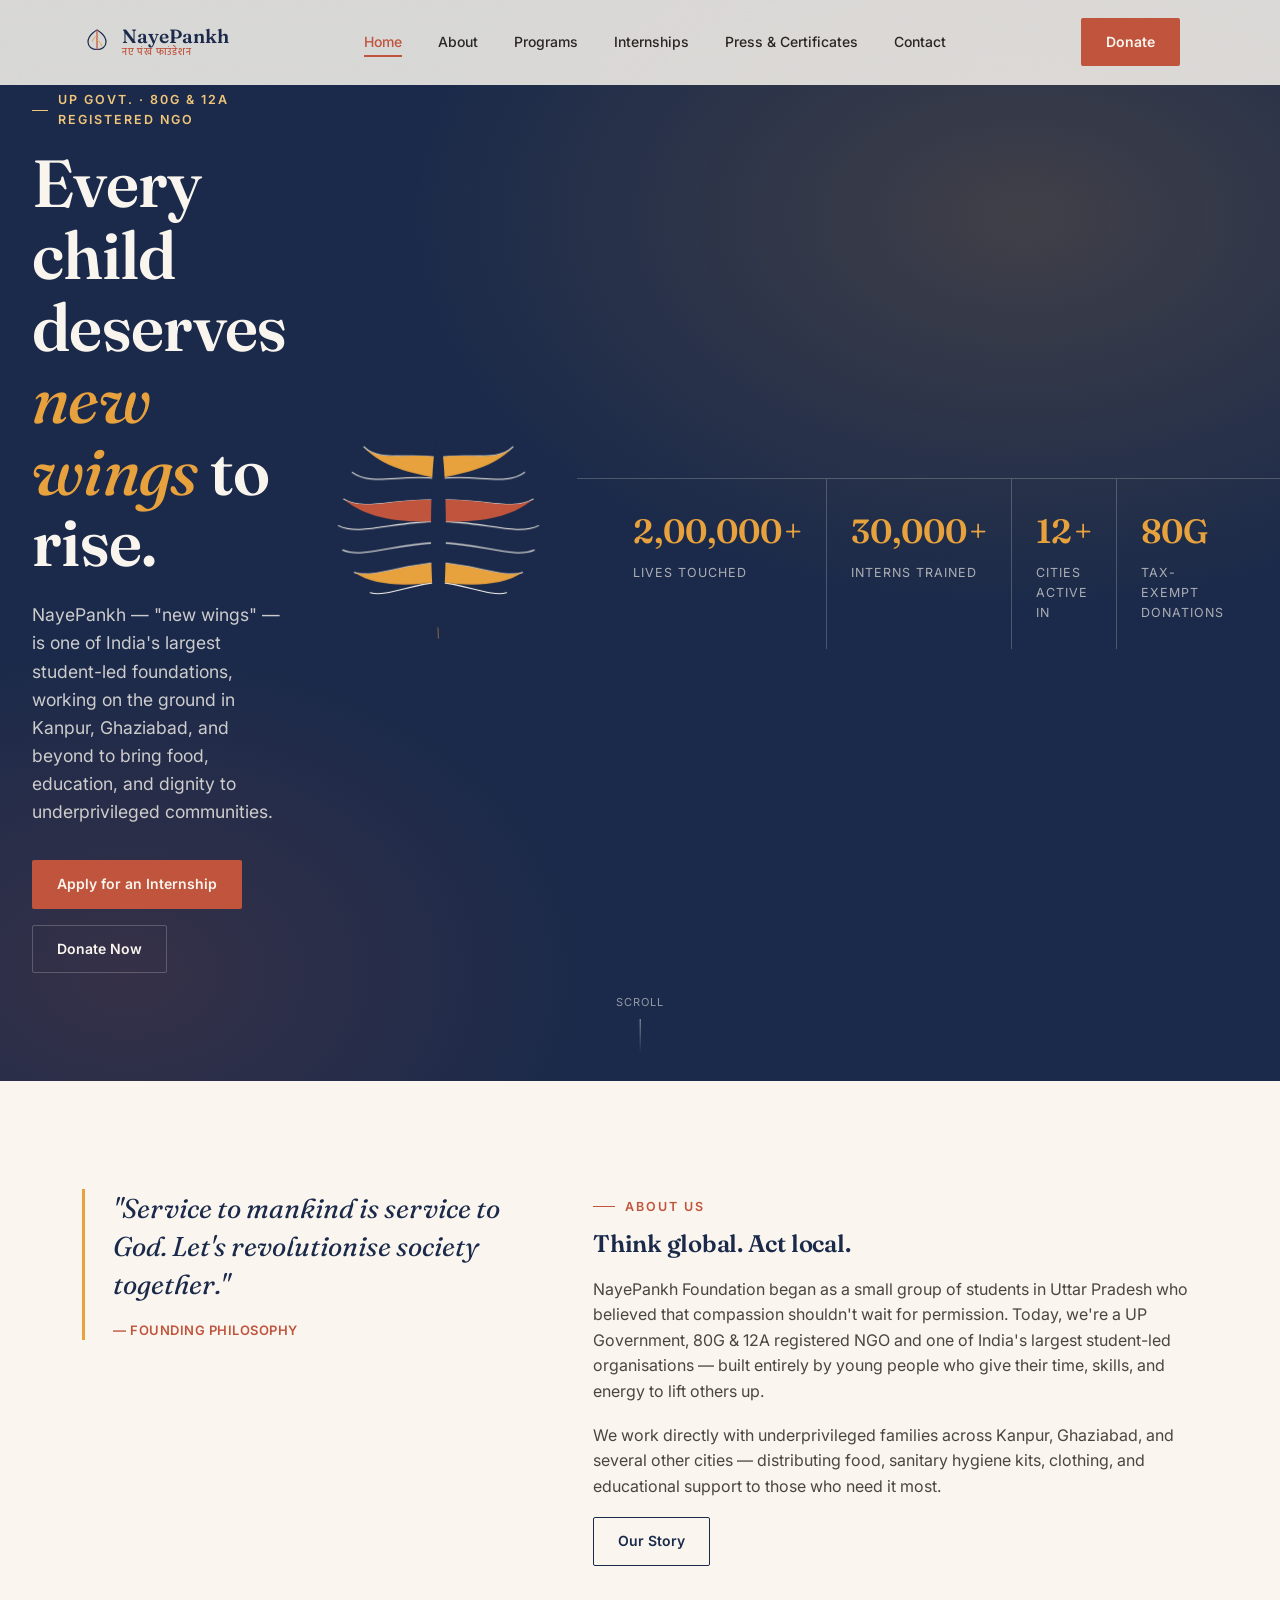
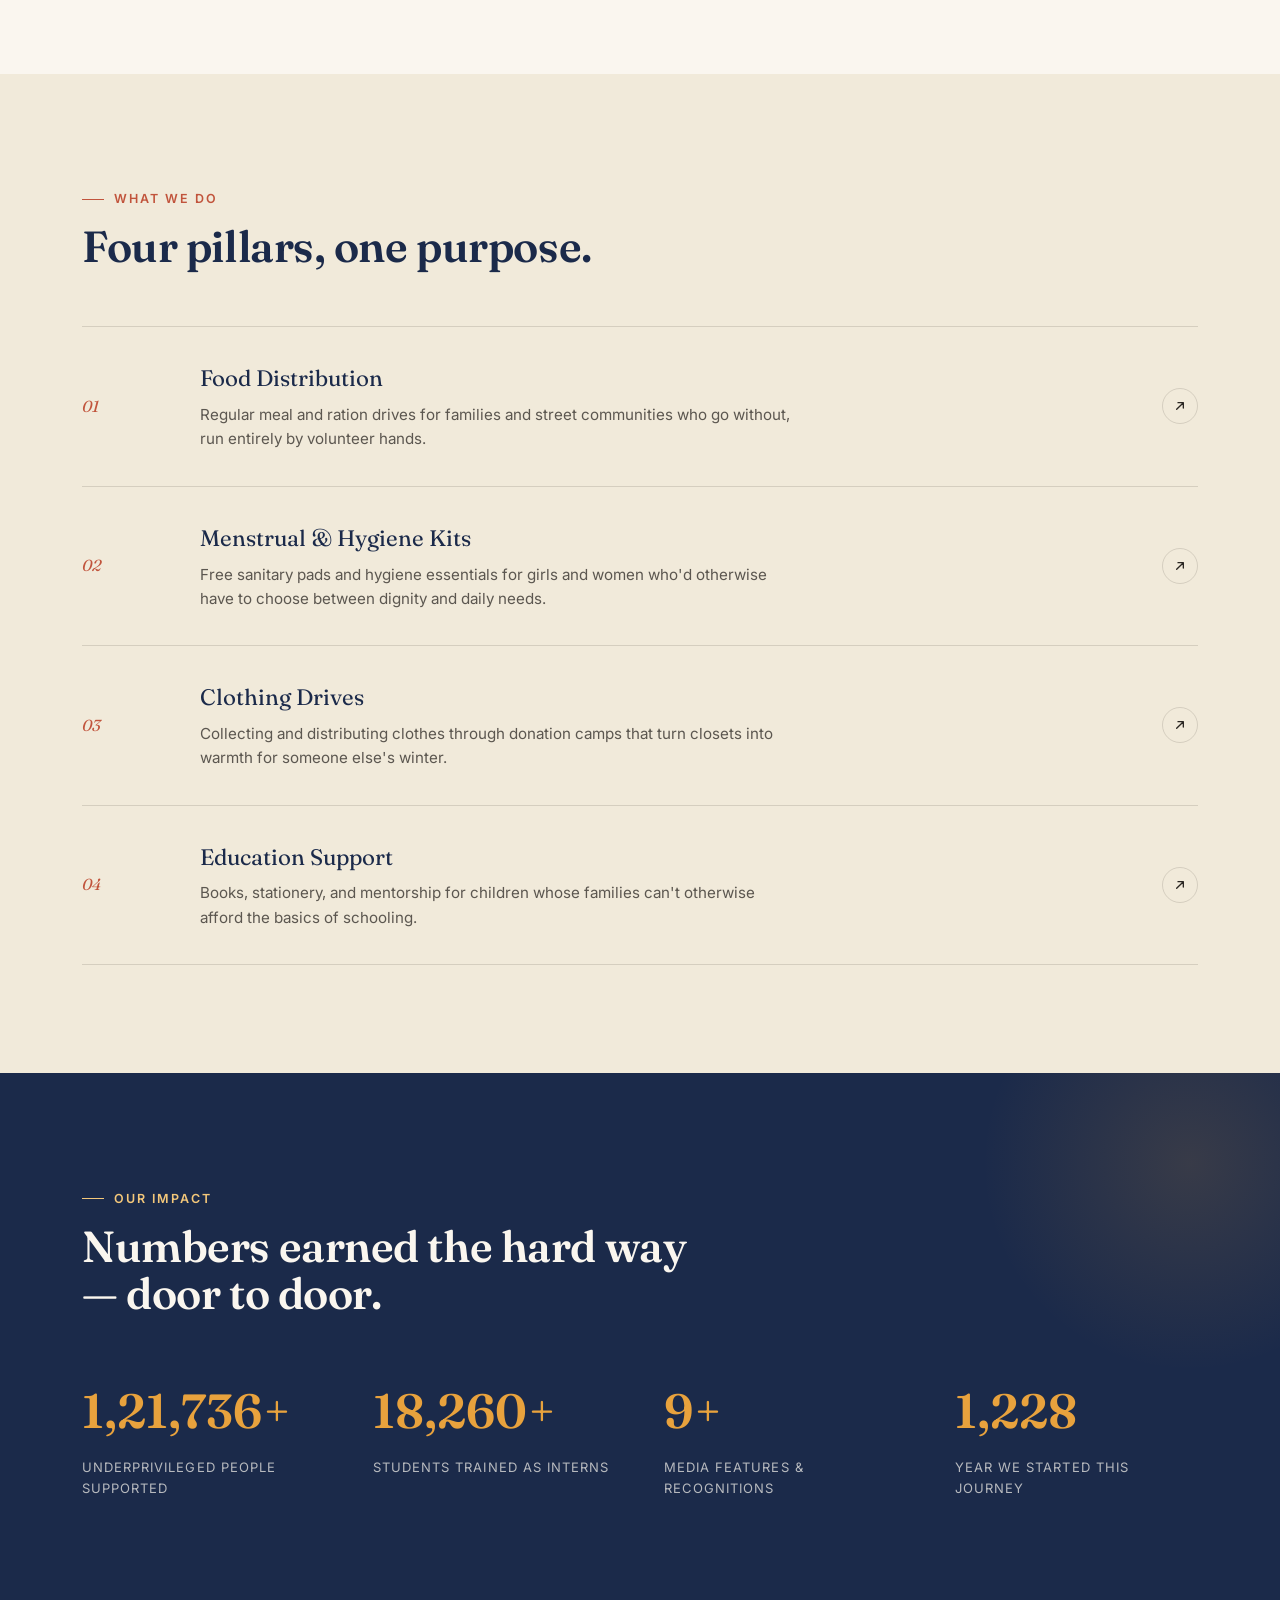
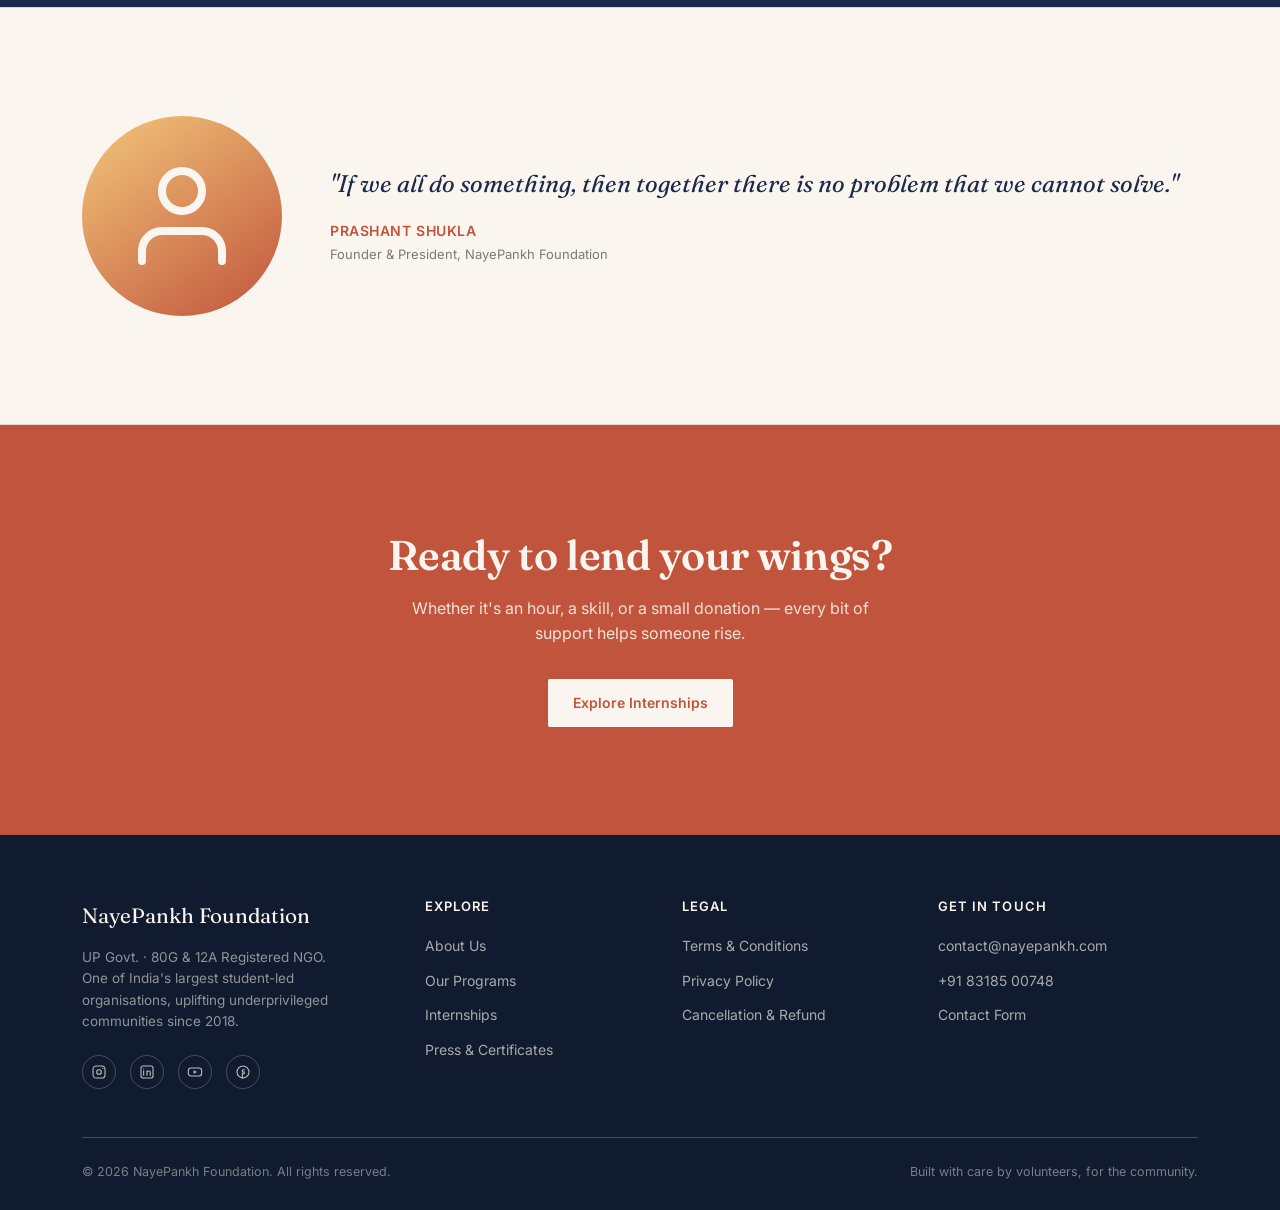
<file: index.html>
<!DOCTYPE html>
<html lang="en">
<head>
<meta charset="UTF-8">
<meta name="viewport" content="width=device-width, initial-scale=1.0">
<title>NayePankh Foundation — New Wings for Every Underprivileged Child</title>
<meta name="description" content="NayePankh Foundation is a UP Government, 80G & 12A registered NGO and one of India's largest student-led organizations, working to uplift underprivileged communities through food, education, and dignity.">
<link rel="preconnect" href="https://fonts.googleapis.com">
<link rel="stylesheet" href="css/style.css">
</head>
<body>

<div class="grain"></div>

<!-- ============ HEADER ============ -->
<header class="site-header">
  <nav class="nav-wrap">
    <a href="index.html" class="logo">
      <svg class="mark" viewBox="0 0 40 40" fill="none" xmlns="http://www.w3.org/2000/svg">
        <path d="M20 4C20 4 8 10 8 20C8 26 13 30 20 30C27 30 32 26 32 20C32 10 20 4 20 4Z" stroke="#1B2A4A" stroke-width="1.6"/>
        <path d="M20 4V30" stroke="#C1543C" stroke-width="1.6"/>
        <path d="M20 12C20 12 14 14 14 19" stroke="#E8A23D" stroke-width="1.3" stroke-linecap="round"/>
        <path d="M20 18C20 18 26 20 26 25" stroke="#E8A23D" stroke-width="1.3" stroke-linecap="round"/>
      </svg>
      <span class="logo-stack">
        NayePankh
        <span class="hindi-tag">नए पंख फाउंडेशन</span>
      </span>
    </a>
    <div class="nav-links">
      <a href="index.html">Home</a>
      <a href="about.html">About</a>
      <a href="programs.html">Programs</a>
      <a href="internships.html">Internships</a>
      <a href="certificates.html">Press &amp; Certificates</a>
      <a href="contact.html">Contact</a>
    </div>
    <a href="donate.html" class="btn btn-primary" style="margin-right:18px;">Donate</a>
    <button class="hamburger" aria-label="Menu"><span></span><span></span><span></span></button>
  </nav>
</header>

<div class="mobile-nav">
  <a href="index.html">Home</a>
  <a href="about.html">About</a>
  <a href="programs.html">Programs</a>
  <a href="internships.html">Internships</a>
  <a href="certificates.html">Press &amp; Certificates</a>
  <a href="contact.html">Contact</a>
  <a href="donate.html" class="btn btn-primary">Donate Now</a>
</div>

<!-- ============ HERO ============ -->
<section class="hero">
  <div class="container hero-grid">
    <div>
      <span class="eyebrow hero-eyebrow">UP Govt. &middot; 80G &amp; 12A Registered NGO</span>
      <h1>Every child deserves <em>new wings</em> to rise.</h1>
      <p class="sub">NayePankh — "new wings" — is one of India's largest student-led foundations, working on the ground in Kanpur, Ghaziabad, and beyond to bring food, education, and dignity to underprivileged communities.</p>
      <div class="hero-ctas">
        <a href="internships.html" class="btn btn-primary">Apply for an Internship</a>
        <a href="donate.html" class="btn btn-ghost-light">Donate Now</a>
      </div>
    </div>

    <div class="wing-stage">
      <svg class="wing-svg" viewBox="0 0 400 460" fill="none" xmlns="http://www.w3.org/2000/svg">
        <!-- spine -->
        <path d="M200 60 C195 160, 195 320, 200 430" stroke="#E8A23D" stroke-width="2" opacity="0.5"/>
        <!-- left feathers -->
        <g>
          <path class="feather" style="--ox:200px;--oy:90px; animation-delay:0.05s" d="M200 90 C140 80, 90 100, 60 70" stroke="#FAF6EF" stroke-width="2" stroke-linecap="round"/>
          <path class="feather" style="--ox:200px;--oy:130px; animation-delay:0.1s" d="M199 130 C130 120, 75 145, 38 118" stroke="#FAF6EF" stroke-width="2" stroke-linecap="round"/>
          <path class="feather" style="--ox:198px;--oy:170px; animation-delay:0.15s" d="M198 170 C122 165, 60 192, 22 168" stroke="#FAF6EF" stroke-width="2" stroke-linecap="round"/>
          <path class="feather" style="--ox:198px;--oy:210px; animation-delay:0.2s" d="M198 210 C118 210, 50 238, 12 218" stroke="#FAF6EF" stroke-width="2" stroke-linecap="round"/>
          <path class="feather" style="--ox:198px;--oy:250px; animation-delay:0.25s" d="M198 250 C120 252, 56 280, 20 264" stroke="#FAF6EF" stroke-width="2" stroke-linecap="round"/>
          <path class="feather" style="--ox:199px;--oy:288px; animation-delay:0.3s" d="M199 288 C130 292, 75 318, 42 306" stroke="#FAF6EF" stroke-width="2" stroke-linecap="round"/>
          <path class="feather" style="--ox:199px;--oy:324px; animation-delay:0.35s" d="M199 324 C145 330, 100 352, 72 344" stroke="#FAF6EF" stroke-width="2" stroke-linecap="round"/>

          <!-- left fill shapes for body -->
          <path class="feather" style="--ox:200px;--oy:90px; animation-delay:0.4s" d="M200 90 C140 80, 90 100, 60 70 C95 110, 150 118, 200 130 Z" fill="#E8A23D" opacity="0.85"/>
          <path class="feather" style="--ox:198px;--oy:170px; animation-delay:0.45s" d="M198 170 C122 165, 60 192, 22 168 C66 206, 130 212, 198 210 Z" fill="#C1543C" opacity="0.8"/>
          <path class="feather" style="--ox:199px;--oy:288px; animation-delay:0.5s" d="M199 288 C130 292, 75 318, 42 306 C80 332, 140 332, 199 324 Z" fill="#E8A23D" opacity="0.7"/>
        </g>
        <!-- right feathers -->
        <g>
          <path class="feather" style="--ox:200px;--oy:90px; animation-delay:0.05s" d="M200 90 C260 80, 310 100, 340 70" stroke="#FAF6EF" stroke-width="2" stroke-linecap="round"/>
          <path class="feather" style="--ox:201px;--oy:130px; animation-delay:0.1s" d="M201 130 C270 120, 325 145, 362 118" stroke="#FAF6EF" stroke-width="2" stroke-linecap="round"/>
          <path class="feather" style="--ox:202px;--oy:170px; animation-delay:0.15s" d="M202 170 C278 165, 340 192, 378 168" stroke="#FAF6EF" stroke-width="2" stroke-linecap="round"/>
          <path class="feather" style="--ox:202px;--oy:210px; animation-delay:0.2s" d="M202 210 C282 210, 350 238, 388 218" stroke="#FAF6EF" stroke-width="2" stroke-linecap="round"/>
          <path class="feather" style="--ox:202px;--oy:250px; animation-delay:0.25s" d="M202 250 C280 252, 344 280, 380 264" stroke="#FAF6EF" stroke-width="2" stroke-linecap="round"/>
          <path class="feather" style="--ox:201px;--oy:288px; animation-delay:0.3s" d="M201 288 C270 292, 325 318, 358 306" stroke="#FAF6EF" stroke-width="2" stroke-linecap="round"/>
          <path class="feather" style="--ox:201px;--oy:324px; animation-delay:0.35s" d="M201 324 C255 330, 300 352, 328 344" stroke="#FAF6EF" stroke-width="2" stroke-linecap="round"/>

          <path class="feather" style="--ox:200px;--oy:90px; animation-delay:0.4s" d="M200 90 C260 80, 310 100, 340 70 C305 110, 250 118, 200 130 Z" fill="#E8A23D" opacity="0.85"/>
          <path class="feather" style="--ox:202px;--oy:170px; animation-delay:0.45s" d="M202 170 C278 165, 340 192, 378 168 C334 206, 270 212, 202 210 Z" fill="#C1543C" opacity="0.8"/>
          <path class="feather" style="--ox:201px;--oy:288px; animation-delay:0.5s" d="M201 288 C270 292, 325 318, 358 306 C320 332, 260 332, 201 324 Z" fill="#E8A23D" opacity="0.7"/>
        </g>
        <!-- center body -->
        <ellipse class="feather" style="--ox:200px;--oy:230px; animation-delay:0.55s" cx="200" cy="230" rx="14" ry="180" fill="#1B2A4A" opacity="0.9"/>
      </svg>
    </div>
  </div>

  <div class="hero-stats-strip">
    <div class="container stats-row">
      <div class="stat-item">
        <div class="stat-num"><span data-count="200000" data-suffix="">0</span>+</div>
        <div class="stat-label">Lives Touched</div>
      </div>
      <div class="stat-item">
        <div class="stat-num"><span data-count="30000">0</span>+</div>
        <div class="stat-label">Interns Trained</div>
      </div>
      <div class="stat-item">
        <div class="stat-num"><span data-count="12">0</span>+</div>
        <div class="stat-label">Cities Active In</div>
      </div>
      <div class="stat-item">
        <div class="stat-num">80G</div>
        <div class="stat-label">Tax-Exempt Donations</div>
      </div>
    </div>
  </div>

  <div class="scroll-cue"><span>Scroll</span><div class="line"></div></div>
</section>

<!-- ============ MISSION ============ -->
<section class="mission">
  <div class="container mission-grid">
    <div class="reveal">
      <p class="mission-quote">"Service to mankind is service to God. Let's revolutionise society together."
        <cite>— Founding Philosophy</cite>
      </p>
    </div>
    <div class="reveal mission-body">
      <span class="eyebrow">About Us</span>
      <h2 style="margin:14px 0 20px;">Think global. Act local.</h2>
      <p>NayePankh Foundation began as a small group of students in Uttar Pradesh who believed that compassion shouldn't wait for permission. Today, we're a UP Government, 80G &amp; 12A registered NGO and one of India's largest student-led organisations — built entirely by young people who give their time, skills, and energy to lift others up.</p>
      <p>We work directly with underprivileged families across Kanpur, Ghaziabad, and several other cities — distributing food, sanitary hygiene kits, clothing, and educational support to those who need it most.</p>
      <a href="about.html" class="btn btn-outline">Our Story</a>
    </div>
  </div>
</section>

<!-- ============ PILLARS ============ -->
<section class="pillars">
  <div class="container">
    <div class="section-head reveal">
      <span class="eyebrow">What We Do</span>
      <h2>Four pillars, one purpose.</h2>
    </div>

    <div class="pillar-list reveal-stagger">
      <div class="pillar">
        <span class="pillar-num">01</span>
        <div>
          <div class="pillar-title">Food Distribution</div>
          <p class="pillar-desc">Regular meal and ration drives for families and street communities who go without, run entirely by volunteer hands.</p>
        </div>
        <a href="programs.html" class="pillar-arrow">
          <svg width="16" height="16" viewBox="0 0 24 24" fill="none"><path d="M7 17L17 7M17 7H9M17 7V15" stroke="currentColor" stroke-width="2" stroke-linecap="round" stroke-linejoin="round"/></svg>
        </a>
      </div>
      <div class="pillar">
        <span class="pillar-num">02</span>
        <div>
          <div class="pillar-title">Menstrual &amp; Hygiene Kits</div>
          <p class="pillar-desc">Free sanitary pads and hygiene essentials for girls and women who'd otherwise have to choose between dignity and daily needs.</p>
        </div>
        <a href="programs.html" class="pillar-arrow">
          <svg width="16" height="16" viewBox="0 0 24 24" fill="none"><path d="M7 17L17 7M17 7H9M17 7V15" stroke="currentColor" stroke-width="2" stroke-linecap="round" stroke-linejoin="round"/></svg>
        </a>
      </div>
      <div class="pillar">
        <span class="pillar-num">03</span>
        <div>
          <div class="pillar-title">Clothing Drives</div>
          <p class="pillar-desc">Collecting and distributing clothes through donation camps that turn closets into warmth for someone else's winter.</p>
        </div>
        <a href="programs.html" class="pillar-arrow">
          <svg width="16" height="16" viewBox="0 0 24 24" fill="none"><path d="M7 17L17 7M17 7H9M17 7V15" stroke="currentColor" stroke-width="2" stroke-linecap="round" stroke-linejoin="round"/></svg>
        </a>
      </div>
      <div class="pillar">
        <span class="pillar-num">04</span>
        <div>
          <div class="pillar-title">Education Support</div>
          <p class="pillar-desc">Books, stationery, and mentorship for children whose families can't otherwise afford the basics of schooling.</p>
        </div>
        <a href="programs.html" class="pillar-arrow">
          <svg width="16" height="16" viewBox="0 0 24 24" fill="none"><path d="M7 17L17 7M17 7H9M17 7V15" stroke="currentColor" stroke-width="2" stroke-linecap="round" stroke-linejoin="round"/></svg>
        </a>
      </div>
    </div>
  </div>
</section>

<!-- ============ IMPACT ============ -->
<section class="impact">
  <div class="container">
    <div class="section-head reveal">
      <span class="eyebrow">Our Impact</span>
      <h2>Numbers earned the hard way — door to door.</h2>
    </div>
    <div class="impact-grid reveal-stagger">
      <div class="impact-card">
        <div class="stat-num"><span data-count="200000">0</span>+</div>
        <div class="stat-label">Underprivileged people supported</div>
      </div>
      <div class="impact-card">
        <div class="stat-num"><span data-count="30000">0</span>+</div>
        <div class="stat-label">Students trained as interns</div>
      </div>
      <div class="impact-card">
        <div class="stat-num"><span data-count="15">0</span>+</div>
        <div class="stat-label">Media features &amp; recognitions</div>
      </div>
      <div class="impact-card">
        <div class="stat-num"><span data-count="2018">0</span></div>
        <div class="stat-label">Year we started this journey</div>
      </div>
    </div>
  </div>
</section>

<!-- ============ FOUNDER ============ -->
<section class="founder-band">
  <div class="container founder-grid">
    <div class="founder-portrait reveal">
      <svg viewBox="0 0 24 24" fill="none"><path d="M20 21V19C20 16.7909 18.2091 15 16 15H8C5.79086 15 4 16.7909 4 19V21" stroke="currentColor" stroke-width="1.6" stroke-linecap="round"/><circle cx="12" cy="7" r="4" stroke="currentColor" stroke-width="1.6"/></svg>
    </div>
    <div class="reveal">
      <p class="founder-quote">"If we all do something, then together there is no problem that we cannot solve."</p>
      <div class="founder-name">Prashant Shukla</div>
      <div class="founder-role">Founder &amp; President, NayePankh Foundation</div>
    </div>
  </div>
</section>

<!-- ============ CTA ============ -->
<section class="cta-band">
  <div class="container reveal">
    <h2>Ready to lend your wings?</h2>
    <p>Whether it's an hour, a skill, or a small donation — every bit of support helps someone rise.</p>
    <div class="hero-ctas" style="justify-content:center;">
      <a href="internships.html" class="btn btn-primary">Explore Internships</a>
    </div>
  </div>
</section>

<!-- ============ FOOTER ============ -->
<footer>
  <div class="container">
    <div class="footer-grid">
      <div>
        <div class="footer-brand">NayePankh Foundation</div>
        <p class="footer-tagline">UP Govt. &middot; 80G &amp; 12A Registered NGO. One of India's largest student-led organisations, uplifting underprivileged communities since 2018.</p>
        <div class="social-row" style="margin-top:22px;">
          <a href="https://www.instagram.com/nayepankhfoundation" aria-label="Instagram"><svg viewBox="0 0 24 24" fill="none"><rect x="3" y="3" width="18" height="18" rx="5" stroke="currentColor" stroke-width="1.6"/><circle cx="12" cy="12" r="3.5" stroke="currentColor" stroke-width="1.6"/><circle cx="17.5" cy="6.5" r="1" fill="currentColor"/></svg></a>
          <a href="https://www.linkedin.com/company/nayepankh" aria-label="LinkedIn"><svg viewBox="0 0 24 24" fill="none"><rect x="3" y="3" width="18" height="18" rx="3" stroke="currentColor" stroke-width="1.6"/><path d="M7 10V17M7 7V7.01M12 17V13C12 11.5 13 10.5 14.5 10.5C16 10.5 17 11.5 17 13V17M12 10V17" stroke="currentColor" stroke-width="1.6" stroke-linecap="round"/></svg></a>
          <a href="https://www.youtube.com/@nayepankhfoundation" aria-label="YouTube"><svg viewBox="0 0 24 24" fill="none"><rect x="2" y="6" width="20" height="12" rx="4" stroke="currentColor" stroke-width="1.6"/><path d="M10 9.5L15 12L10 14.5V9.5Z" fill="currentColor"/></svg></a>
          <a href="https://www.facebook.com/nayepankhfoundation" aria-label="Facebook"><svg viewBox="0 0 24 24" fill="none"><circle cx="12" cy="12" r="9" stroke="currentColor" stroke-width="1.6"/><path d="M14 8.5H12.5C11.7 8.5 11 9.2 11 10V12H14L13.6 14.5H11V21" stroke="currentColor" stroke-width="1.6" stroke-linecap="round"/></svg></a>
        </div>
      </div>
      <div class="footer-col">
        <h4>Explore</h4>
        <a href="about.html">About Us</a>
        <a href="programs.html">Our Programs</a>
        <a href="internships.html">Internships</a>
        <a href="certificates.html">Press &amp; Certificates</a>
      </div>
      <div class="footer-col">
        <h4>Legal</h4>
        <a href="terms.html">Terms &amp; Conditions</a>
        <a href="terms.html#privacy">Privacy Policy</a>
        <a href="terms.html#refund">Cancellation &amp; Refund</a>
      </div>
      <div class="footer-col">
        <h4>Get In Touch</h4>
        <a href="mailto:contact@nayepankh.com">contact@nayepankh.com</a>
        <a href="tel:+918318500748">+91 83185 00748</a>
        <a href="contact.html">Contact Form</a>
      </div>
    </div>
    <div class="footer-bottom">
      <span>&copy; 2026 NayePankh Foundation. All rights reserved.</span>
      <span>Built with care by volunteers, for the community.</span>
    </div>
  </div>
</footer>

<button class="back-top" aria-label="Back to top">
  <svg viewBox="0 0 24 24" fill="none"><path d="M12 19V5M12 5L6 11M12 5L18 11" stroke="currentColor" stroke-width="2" stroke-linecap="round" stroke-linejoin="round"/></svg>
</button>

<script src="js/main.js"></script>
</body>
</html>
</file>
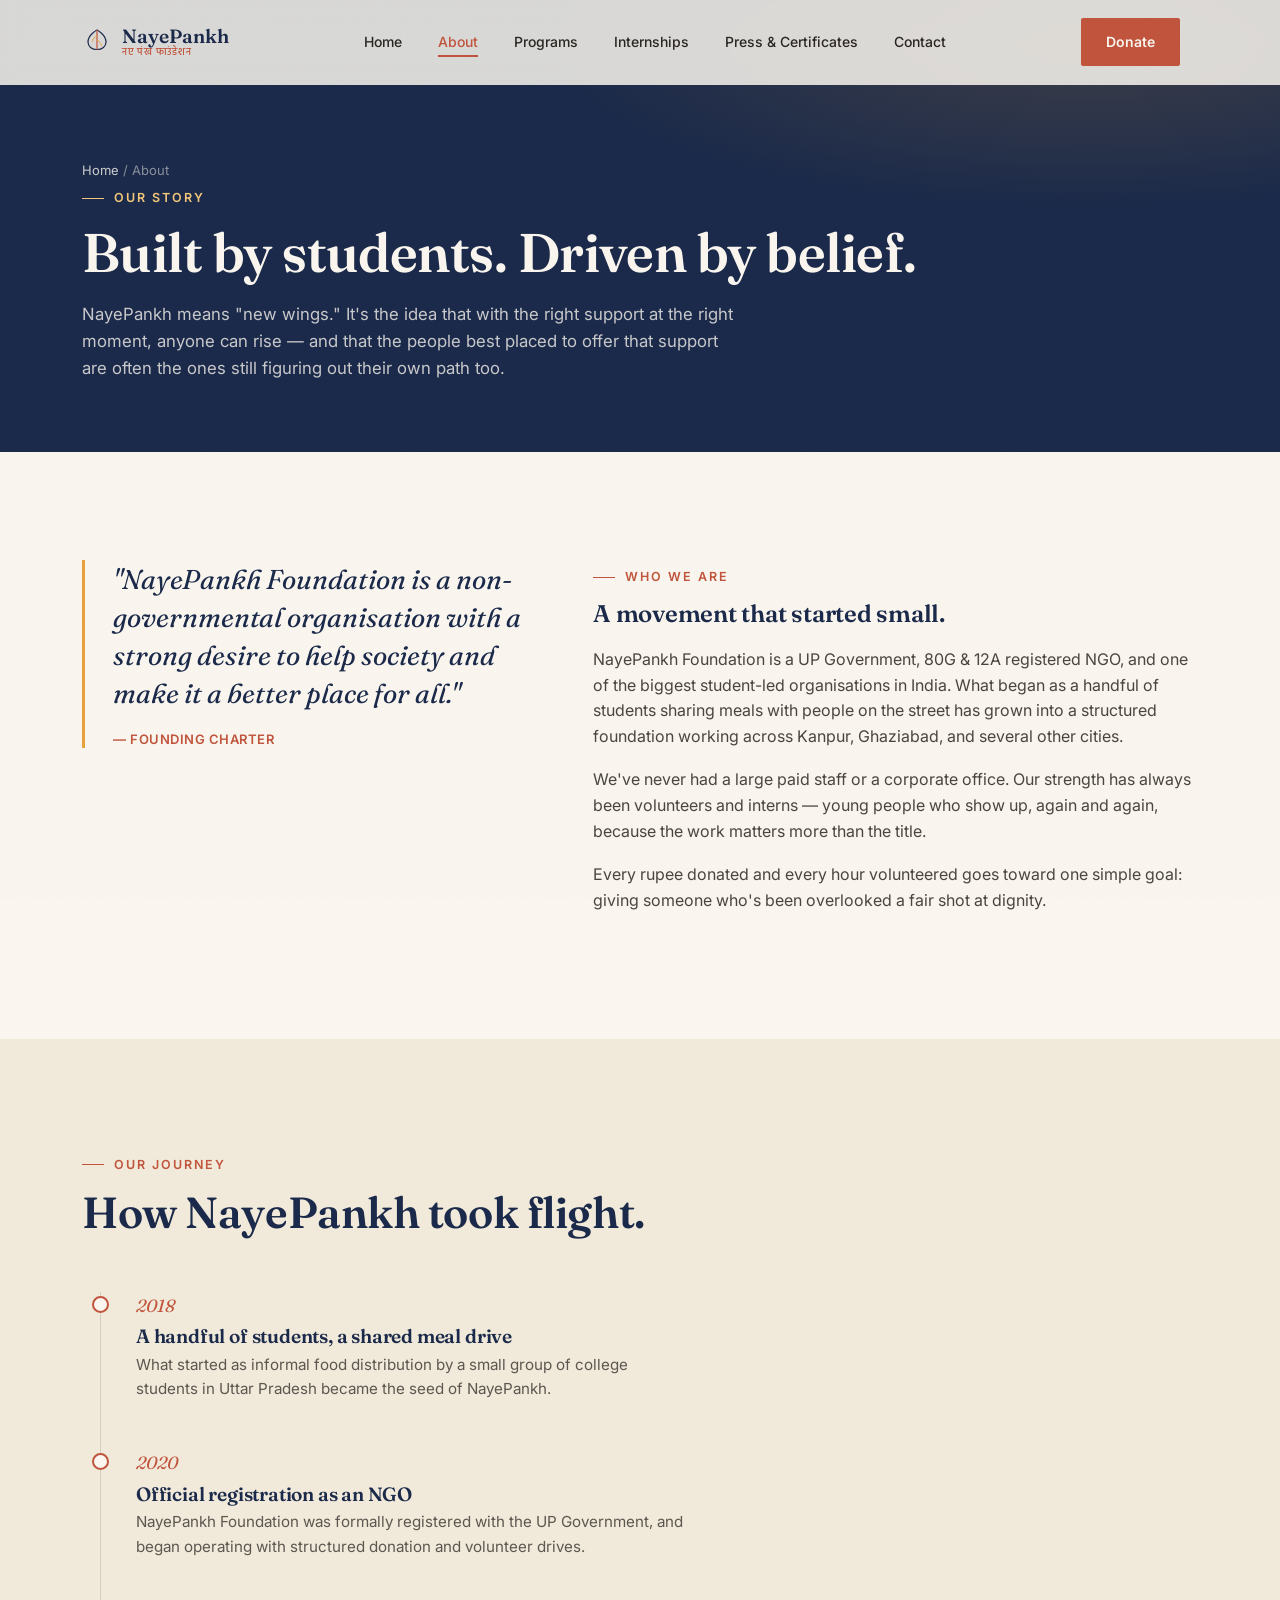
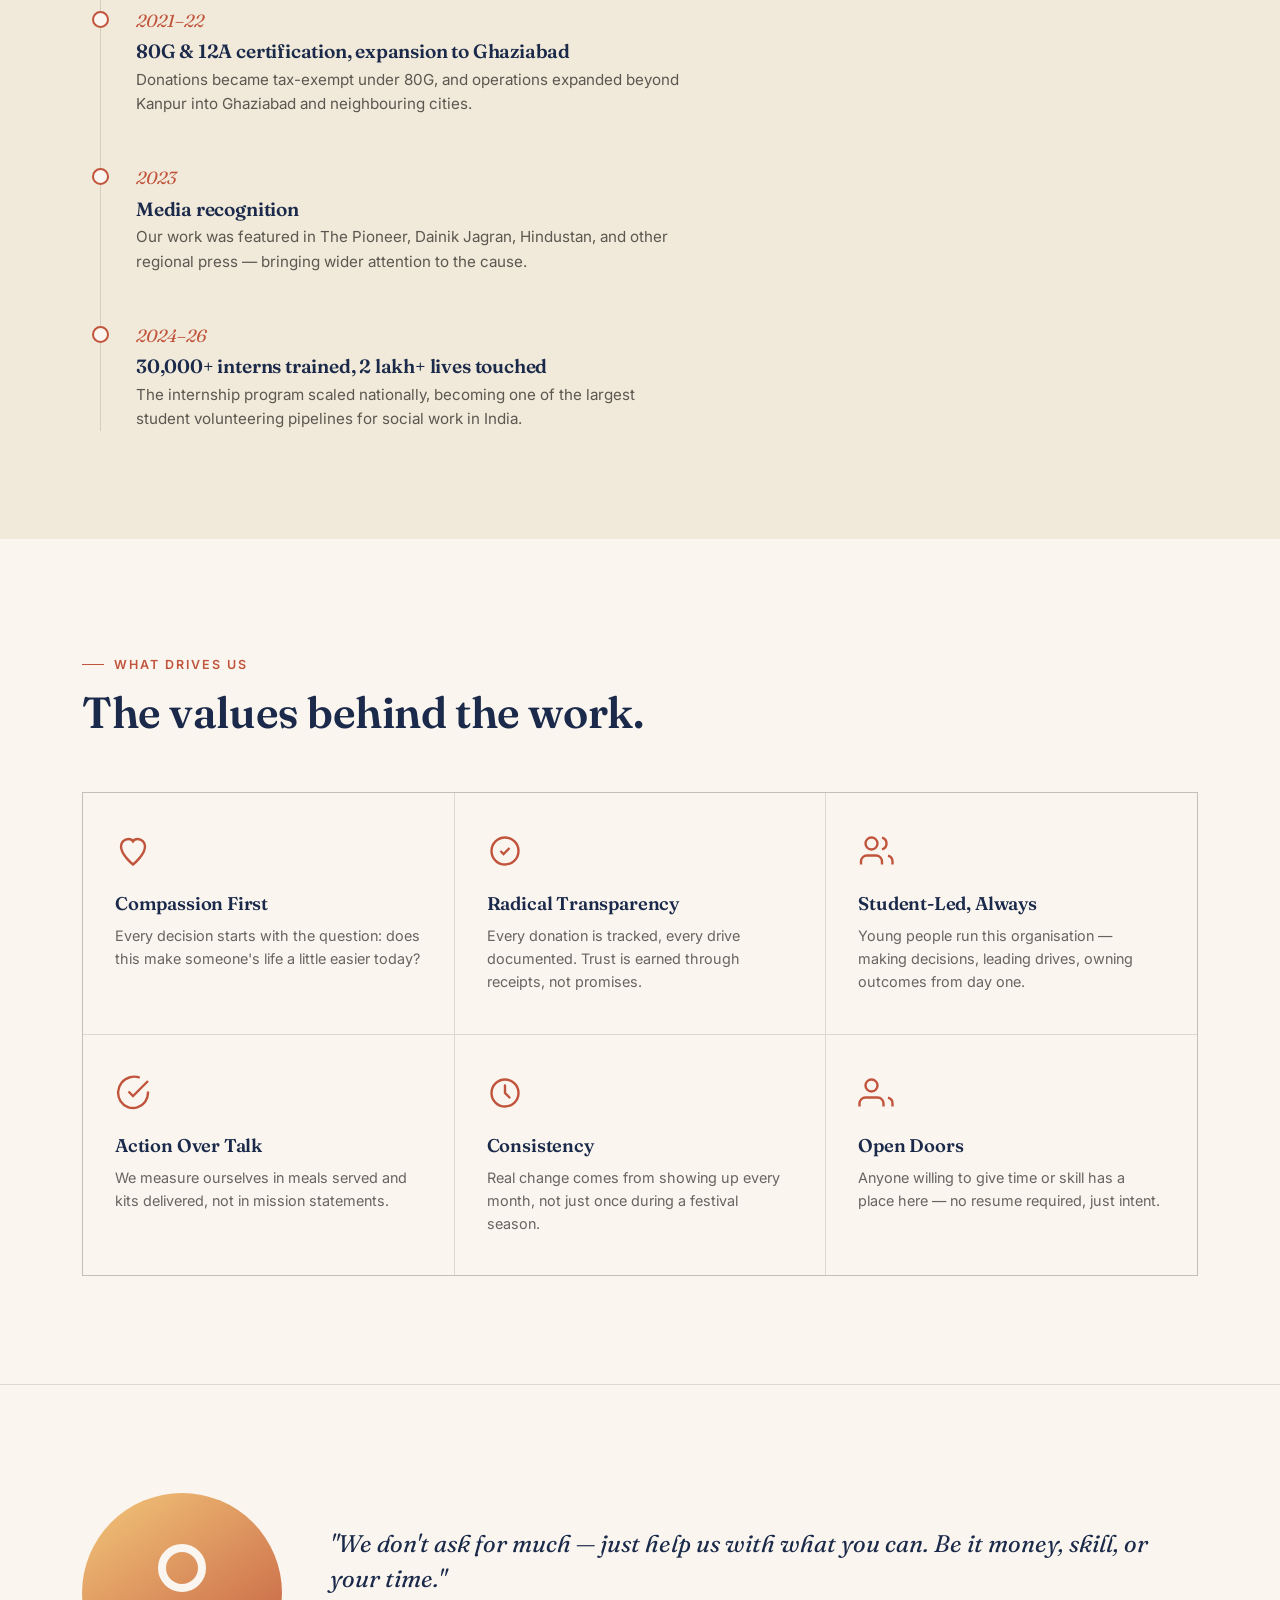
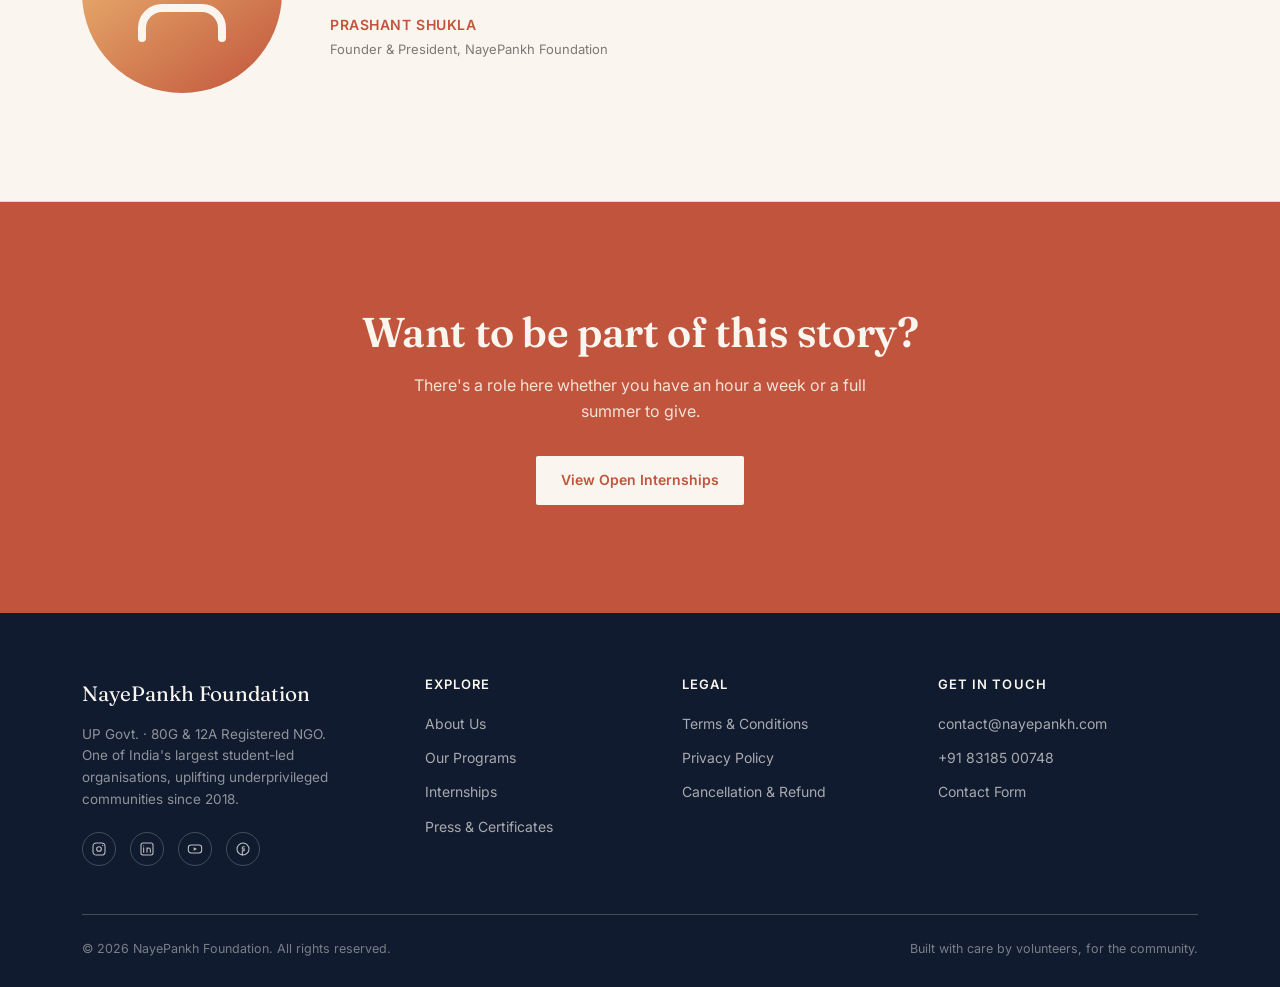
<file: about.html>
<!DOCTYPE html>
<html lang="en">
<head>
<meta charset="UTF-8">
<meta name="viewport" content="width=device-width, initial-scale=1.0">
<title>About Us — NayePankh Foundation</title>
<meta name="description" content="Learn the story of NayePankh Foundation — a UP Government registered NGO built by students, working to uplift underprivileged communities across India.">
<link rel="stylesheet" href="css/style.css">
</head>
<body>

<div class="grain"></div>

<header class="site-header">
  <nav class="nav-wrap">
    <a href="index.html" class="logo">
      <svg class="mark" viewBox="0 0 40 40" fill="none" xmlns="http://www.w3.org/2000/svg">
        <path d="M20 4C20 4 8 10 8 20C8 26 13 30 20 30C27 30 32 26 32 20C32 10 20 4 20 4Z" stroke="#1B2A4A" stroke-width="1.6"/>
        <path d="M20 4V30" stroke="#C1543C" stroke-width="1.6"/>
        <path d="M20 12C20 12 14 14 14 19" stroke="#E8A23D" stroke-width="1.3" stroke-linecap="round"/>
        <path d="M20 18C20 18 26 20 26 25" stroke="#E8A23D" stroke-width="1.3" stroke-linecap="round"/>
      </svg>
      <span class="logo-stack">NayePankh<span class="hindi-tag">नए पंख फाउंडेशन</span></span>
    </a>
    <div class="nav-links">
      <a href="index.html">Home</a>
      <a href="about.html">About</a>
      <a href="programs.html">Programs</a>
      <a href="internships.html">Internships</a>
      <a href="certificates.html">Press &amp; Certificates</a>
      <a href="contact.html">Contact</a>
    </div>
    <a href="donate.html" class="btn btn-primary" style="margin-right:18px;">Donate</a>
    <button class="hamburger" aria-label="Menu"><span></span><span></span><span></span></button>
  </nav>
</header>

<div class="mobile-nav">
  <a href="index.html">Home</a>
  <a href="about.html">About</a>
  <a href="programs.html">Programs</a>
  <a href="internships.html">Internships</a>
  <a href="certificates.html">Press &amp; Certificates</a>
  <a href="contact.html">Contact</a>
  <a href="donate.html" class="btn btn-primary">Donate Now</a>
</div>

<section class="page-hero">
  <div class="container">
    <div class="breadcrumb"><a href="index.html">Home</a> / About</div>
    <span class="eyebrow">Our Story</span>
    <h1>Built by students. Driven by belief.</h1>
    <p>NayePankh means "new wings." It's the idea that with the right support at the right moment, anyone can rise — and that the people best placed to offer that support are often the ones still figuring out their own path too.</p>
  </div>
</section>

<section class="mission">
  <div class="container mission-grid">
    <div class="reveal">
      <p class="mission-quote">"NayePankh Foundation is a non-governmental organisation with a strong desire to help society and make it a better place for all."
        <cite>— Founding Charter</cite>
      </p>
    </div>
    <div class="reveal mission-body">
      <span class="eyebrow">Who We Are</span>
      <h2 style="margin:14px 0 20px;">A movement that started small.</h2>
      <p>NayePankh Foundation is a UP Government, 80G &amp; 12A registered NGO, and one of the biggest student-led organisations in India. What began as a handful of students sharing meals with people on the street has grown into a structured foundation working across Kanpur, Ghaziabad, and several other cities.</p>
      <p>We've never had a large paid staff or a corporate office. Our strength has always been volunteers and interns — young people who show up, again and again, because the work matters more than the title.</p>
      <p>Every rupee donated and every hour volunteered goes toward one simple goal: giving someone who's been overlooked a fair shot at dignity.</p>
    </div>
  </div>
</section>

<section class="pillars">
  <div class="container">
    <div class="section-head reveal">
      <span class="eyebrow">Our Journey</span>
      <h2>How NayePankh took flight.</h2>
    </div>
    <div class="timeline reveal-stagger">
      <div class="tl-item">
        <div class="tl-dot"></div>
        <div class="tl-year">2018</div>
        <h4>A handful of students, a shared meal drive</h4>
        <p>What started as informal food distribution by a small group of college students in Uttar Pradesh became the seed of NayePankh.</p>
      </div>
      <div class="tl-item">
        <div class="tl-dot"></div>
        <div class="tl-year">2020</div>
        <h4>Official registration as an NGO</h4>
        <p>NayePankh Foundation was formally registered with the UP Government, and began operating with structured donation and volunteer drives.</p>
      </div>
      <div class="tl-item">
        <div class="tl-dot"></div>
        <div class="tl-year">2021–22</div>
        <h4>80G &amp; 12A certification, expansion to Ghaziabad</h4>
        <p>Donations became tax-exempt under 80G, and operations expanded beyond Kanpur into Ghaziabad and neighbouring cities.</p>
      </div>
      <div class="tl-item">
        <div class="tl-dot"></div>
        <div class="tl-year">2023</div>
        <h4>Media recognition</h4>
        <p>Our work was featured in The Pioneer, Dainik Jagran, Hindustan, and other regional press — bringing wider attention to the cause.</p>
      </div>
      <div class="tl-item">
        <div class="tl-dot"></div>
        <div class="tl-year">2024–26</div>
        <h4>30,000+ interns trained, 2 lakh+ lives touched</h4>
        <p>The internship program scaled nationally, becoming one of the largest student volunteering pipelines for social work in India.</p>
      </div>
    </div>
  </div>
</section>

<section>
  <div class="container">
    <div class="section-head reveal">
      <span class="eyebrow">What Drives Us</span>
      <h2>The values behind the work.</h2>
    </div>
    <div class="values-grid reveal-stagger">
      <div class="value-card">
        <svg viewBox="0 0 24 24" fill="none"><path d="M12 21C12 21 4 14.5 4 9C4 6.2 6.2 4 9 4C10.5 4 11.5 4.7 12 5.5C12.5 4.7 13.5 4 15 4C17.8 4 20 6.2 20 9C20 14.5 12 21 12 21Z" stroke="currentColor" stroke-width="1.6"/></svg>
        <h4>Compassion First</h4>
        <p>Every decision starts with the question: does this make someone's life a little easier today?</p>
      </div>
      <div class="value-card">
        <svg viewBox="0 0 24 24" fill="none"><path d="M9 12L11 14L15 10M21 12C21 16.97 16.97 21 12 21C7.03 21 3 16.97 3 12C3 7.03 7.03 3 12 3C16.97 3 21 7.03 21 12Z" stroke="currentColor" stroke-width="1.6"/></svg>
        <h4>Radical Transparency</h4>
        <p>Every donation is tracked, every drive documented. Trust is earned through receipts, not promises.</p>
      </div>
      <div class="value-card">
        <svg viewBox="0 0 24 24" fill="none"><path d="M16 21V19C16 16.79 14.21 15 12 15H6C3.79 15 2 16.79 2 19V21M9 11C11.21 11 13 9.21 13 7C13 4.79 11.21 3 9 3C6.79 3 5 4.79 5 7C5 9.21 6.79 11 9 11ZM23 21V19C23 17.13 21.73 15.5 20 15.05M16 3.13C17.73 3.58 19 5.21 19 7C19 8.79 17.73 10.42 16 10.87" stroke="currentColor" stroke-width="1.6"/></svg>
        <h4>Student-Led, Always</h4>
        <p>Young people run this organisation — making decisions, leading drives, owning outcomes from day one.</p>
      </div>
      <div class="value-card">
        <svg viewBox="0 0 24 24" fill="none"><path d="M22 11.08V12C21.999 14.157 21.301 16.255 20.011 17.982C18.722 19.709 16.91 20.972 14.847 21.581C12.783 22.189 10.578 22.111 8.563 21.357C6.548 20.602 4.83 19.213 3.66 17.387C2.491 15.55 1.94 13.353 2.09 11.143C2.24 8.933 3.08 6.806 4.49 5.072C5.91 3.337 7.83 2.087 9.99 1.495C12.15 0.903 14.4 1.001 16.5 1.77" stroke="currentColor" stroke-width="1.6"/><path d="M22 4L12 14.01L9 11.01" stroke="currentColor" stroke-width="1.6"/></svg>
        <h4>Action Over Talk</h4>
        <p>We measure ourselves in meals served and kits delivered, not in mission statements.</p>
      </div>
      <div class="value-card">
        <svg viewBox="0 0 24 24" fill="none"><circle cx="12" cy="12" r="9" stroke="currentColor" stroke-width="1.6"/><path d="M12 7V12L15 15" stroke="currentColor" stroke-width="1.6" stroke-linecap="round"/></svg>
        <h4>Consistency</h4>
        <p>Real change comes from showing up every month, not just once during a festival season.</p>
      </div>
      <div class="value-card">
        <svg viewBox="0 0 24 24" fill="none"><path d="M17 21V19C17 16.79 15.21 15 13 15H5C2.79 15 1 16.79 1 19V21M9 11C11.21 11 13 9.21 13 7C13 4.79 11.21 3 9 3C6.79 3 5 4.79 5 7C5 9.21 6.79 11 9 11Z" stroke="currentColor" stroke-width="1.6"/><path d="M23 21V19C23 17.13 21.73 15.5 20 15.05" stroke="currentColor" stroke-width="1.6"/></svg>
        <h4>Open Doors</h4>
        <p>Anyone willing to give time or skill has a place here — no resume required, just intent.</p>
      </div>
    </div>
  </div>
</section>

<section class="founder-band">
  <div class="container founder-grid">
    <div class="founder-portrait reveal">
      <svg viewBox="0 0 24 24" fill="none"><path d="M20 21V19C20 16.7909 18.2091 15 16 15H8C5.79086 15 4 16.7909 4 19V21" stroke="currentColor" stroke-width="1.6" stroke-linecap="round"/><circle cx="12" cy="7" r="4" stroke="currentColor" stroke-width="1.6"/></svg>
    </div>
    <div class="reveal">
      <p class="founder-quote">"We don't ask for much — just help us with what you can. Be it money, skill, or your time."</p>
      <div class="founder-name">Prashant Shukla</div>
      <div class="founder-role">Founder &amp; President, NayePankh Foundation</div>
    </div>
  </div>
</section>

<section class="cta-band">
  <div class="container reveal">
    <h2>Want to be part of this story?</h2>
    <p>There's a role here whether you have an hour a week or a full summer to give.</p>
    <div class="hero-ctas" style="justify-content:center;">
      <a href="internships.html" class="btn btn-primary">View Open Internships</a>
    </div>
  </div>
</section>

<footer>
  <div class="container">
    <div class="footer-grid">
      <div>
        <div class="footer-brand">NayePankh Foundation</div>
        <p class="footer-tagline">UP Govt. &middot; 80G &amp; 12A Registered NGO. One of India's largest student-led organisations, uplifting underprivileged communities since 2018.</p>
        <div class="social-row" style="margin-top:22px;">
          <a href="https://www.instagram.com/nayepankhfoundation" aria-label="Instagram"><svg viewBox="0 0 24 24" fill="none"><rect x="3" y="3" width="18" height="18" rx="5" stroke="currentColor" stroke-width="1.6"/><circle cx="12" cy="12" r="3.5" stroke="currentColor" stroke-width="1.6"/><circle cx="17.5" cy="6.5" r="1" fill="currentColor"/></svg></a>
          <a href="https://www.linkedin.com/company/nayepankh" aria-label="LinkedIn"><svg viewBox="0 0 24 24" fill="none"><rect x="3" y="3" width="18" height="18" rx="3" stroke="currentColor" stroke-width="1.6"/><path d="M7 10V17M7 7V7.01M12 17V13C12 11.5 13 10.5 14.5 10.5C16 10.5 17 11.5 17 13V17M12 10V17" stroke="currentColor" stroke-width="1.6" stroke-linecap="round"/></svg></a>
          <a href="https://www.youtube.com/@nayepankhfoundation" aria-label="YouTube"><svg viewBox="0 0 24 24" fill="none"><rect x="2" y="6" width="20" height="12" rx="4" stroke="currentColor" stroke-width="1.6"/><path d="M10 9.5L15 12L10 14.5V9.5Z" fill="currentColor"/></svg></a>
          <a href="https://www.facebook.com/nayepankhfoundation" aria-label="Facebook"><svg viewBox="0 0 24 24" fill="none"><circle cx="12" cy="12" r="9" stroke="currentColor" stroke-width="1.6"/><path d="M14 8.5H12.5C11.7 8.5 11 9.2 11 10V12H14L13.6 14.5H11V21" stroke="currentColor" stroke-width="1.6" stroke-linecap="round"/></svg></a>
        </div>
      </div>
      <div class="footer-col">
        <h4>Explore</h4>
        <a href="about.html">About Us</a>
        <a href="programs.html">Our Programs</a>
        <a href="internships.html">Internships</a>
        <a href="certificates.html">Press &amp; Certificates</a>
      </div>
      <div class="footer-col">
        <h4>Legal</h4>
        <a href="terms.html">Terms &amp; Conditions</a>
        <a href="terms.html#privacy">Privacy Policy</a>
        <a href="terms.html#refund">Cancellation &amp; Refund</a>
      </div>
      <div class="footer-col">
        <h4>Get In Touch</h4>
        <a href="mailto:contact@nayepankh.com">contact@nayepankh.com</a>
        <a href="tel:+918318500748">+91 83185 00748</a>
        <a href="contact.html">Contact Form</a>
      </div>
    </div>
    <div class="footer-bottom">
      <span>&copy; 2026 NayePankh Foundation. All rights reserved.</span>
      <span>Built with care by volunteers, for the community.</span>
    </div>
  </div>
</footer>

<button class="back-top" aria-label="Back to top">
  <svg viewBox="0 0 24 24" fill="none"><path d="M12 19V5M12 5L6 11M12 5L18 11" stroke="currentColor" stroke-width="2" stroke-linecap="round" stroke-linejoin="round"/></svg>
</button>

<script src="js/main.js"></script>
</body>
</html>
</file>
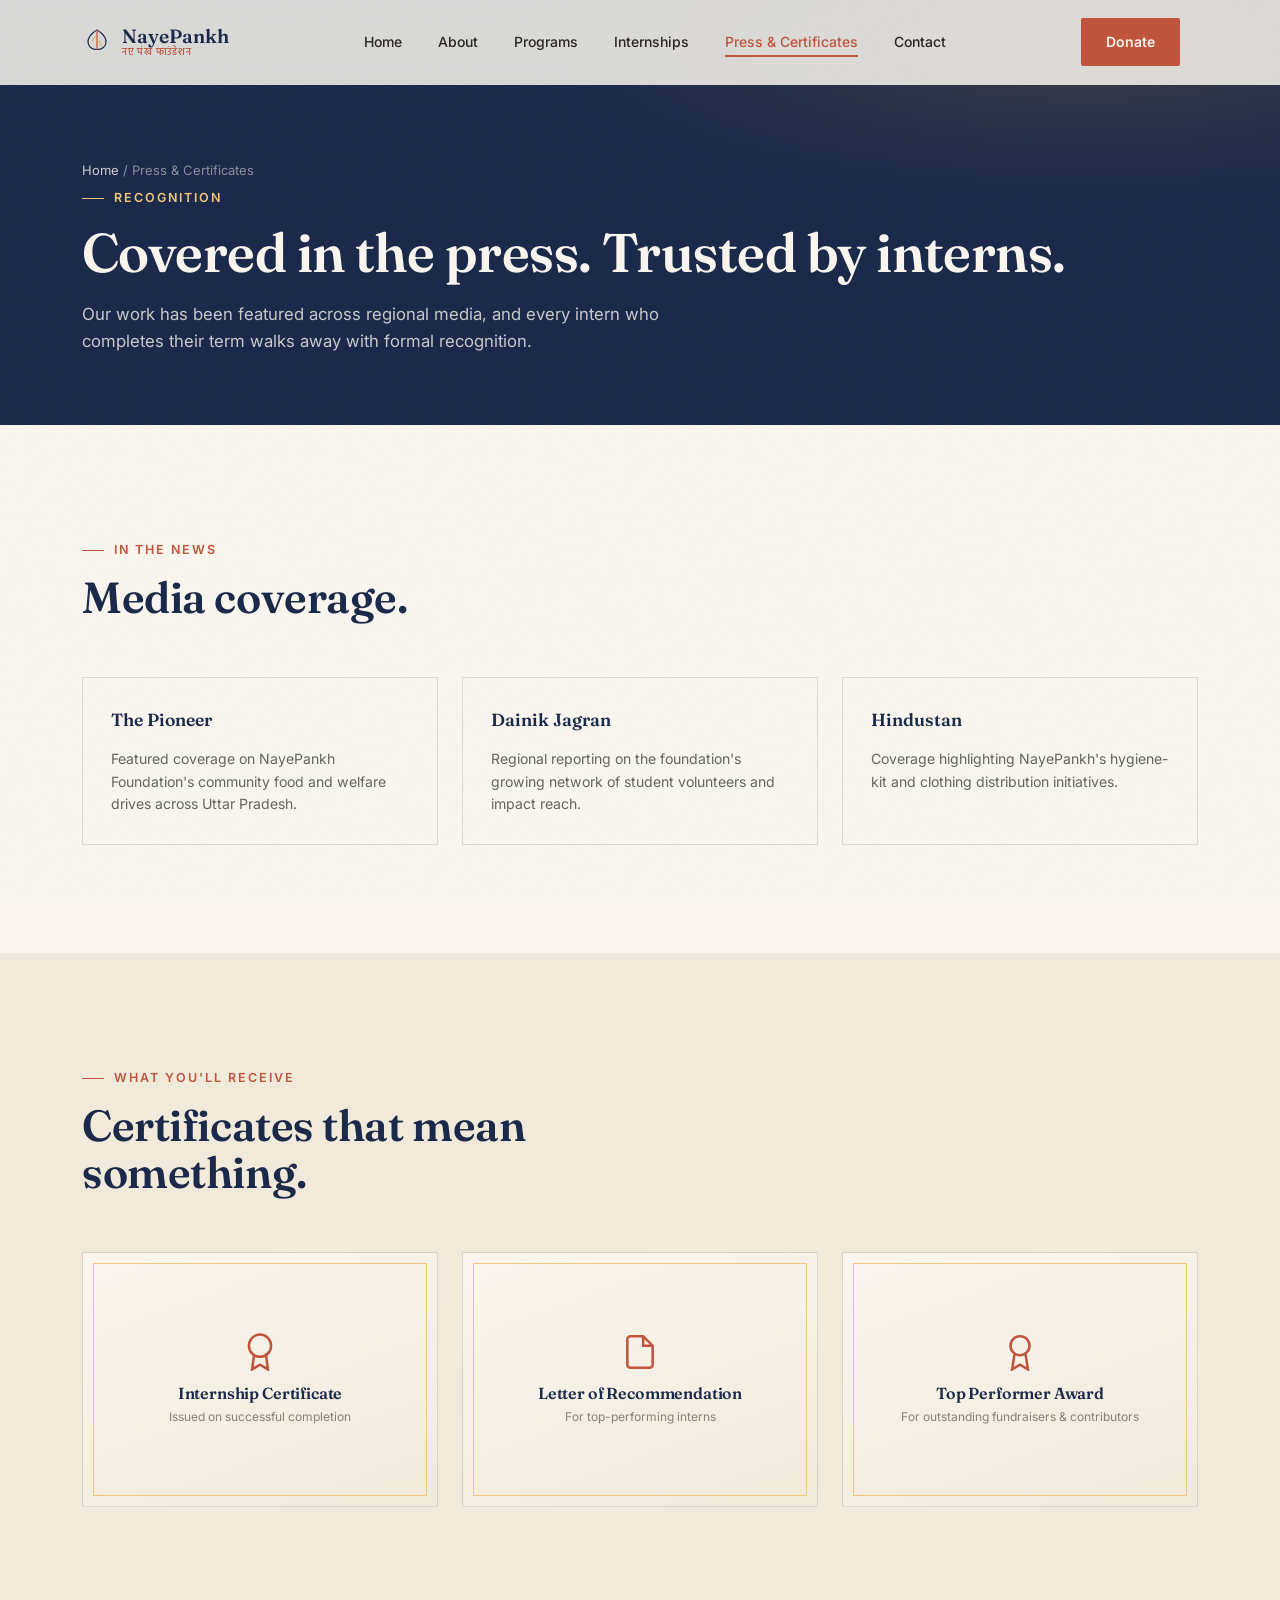
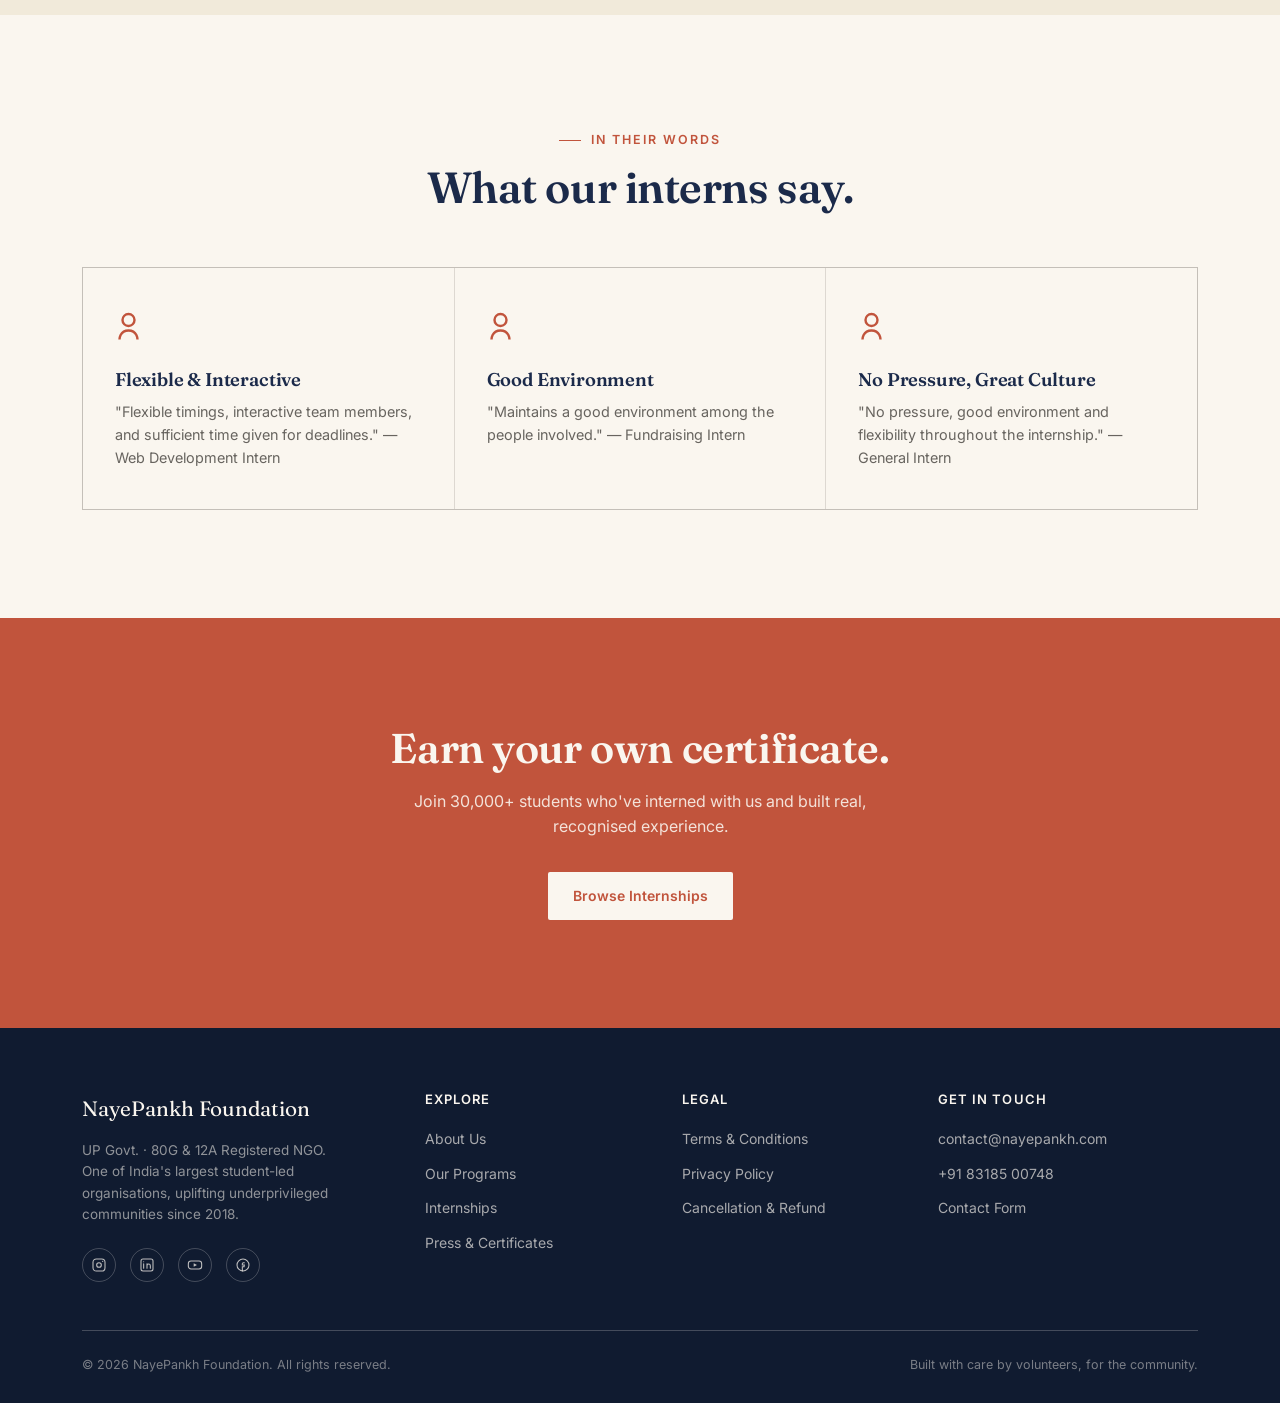
<file: certificates.html>
<!DOCTYPE html>
<html lang="en">
<head>
<meta charset="UTF-8">
<meta name="viewport" content="width=device-width, initial-scale=1.0">
<title>Press & Certificates — NayePankh Foundation</title>
<meta name="description" content="NayePankh Foundation's media recognition and the certificates we issue to our interns and volunteers.">
<link rel="stylesheet" href="css/style.css">
</head>
<body>

<div class="grain"></div>

<header class="site-header">
  <nav class="nav-wrap">
    <a href="index.html" class="logo">
      <svg class="mark" viewBox="0 0 40 40" fill="none" xmlns="http://www.w3.org/2000/svg">
        <path d="M20 4C20 4 8 10 8 20C8 26 13 30 20 30C27 30 32 26 32 20C32 10 20 4 20 4Z" stroke="#1B2A4A" stroke-width="1.6"/>
        <path d="M20 4V30" stroke="#C1543C" stroke-width="1.6"/>
        <path d="M20 12C20 12 14 14 14 19" stroke="#E8A23D" stroke-width="1.3" stroke-linecap="round"/>
        <path d="M20 18C20 18 26 20 26 25" stroke="#E8A23D" stroke-width="1.3" stroke-linecap="round"/>
      </svg>
      <span class="logo-stack">NayePankh<span class="hindi-tag">नए पंख फाउंडेशन</span></span>
    </a>
    <div class="nav-links">
      <a href="index.html">Home</a>
      <a href="about.html">About</a>
      <a href="programs.html">Programs</a>
      <a href="internships.html">Internships</a>
      <a href="certificates.html">Press &amp; Certificates</a>
      <a href="contact.html">Contact</a>
    </div>
    <a href="donate.html" class="btn btn-primary" style="margin-right:18px;">Donate</a>
    <button class="hamburger" aria-label="Menu"><span></span><span></span><span></span></button>
  </nav>
</header>

<div class="mobile-nav">
  <a href="index.html">Home</a>
  <a href="about.html">About</a>
  <a href="programs.html">Programs</a>
  <a href="internships.html">Internships</a>
  <a href="certificates.html">Press &amp; Certificates</a>
  <a href="contact.html">Contact</a>
  <a href="donate.html" class="btn btn-primary">Donate Now</a>
</div>

<section class="page-hero">
  <div class="container">
    <div class="breadcrumb"><a href="index.html">Home</a> / Press &amp; Certificates</div>
    <span class="eyebrow">Recognition</span>
    <h1>Covered in the press. Trusted by interns.</h1>
    <p>Our work has been featured across regional media, and every intern who completes their term walks away with formal recognition.</p>
  </div>
</section>

<section>
  <div class="container">
    <div class="section-head reveal">
      <span class="eyebrow">In The News</span>
      <h2>Media coverage.</h2>
    </div>
    <div class="press-grid reveal-stagger">
      <div class="press-card">
        <div class="press-logo">The Pioneer</div>
        <p>Featured coverage on NayePankh Foundation's community food and welfare drives across Uttar Pradesh.</p>
      </div>
      <div class="press-card">
        <div class="press-logo">Dainik Jagran</div>
        <p>Regional reporting on the foundation's growing network of student volunteers and impact reach.</p>
      </div>
      <div class="press-card">
        <div class="press-logo">Hindustan</div>
        <p>Coverage highlighting NayePankh's hygiene-kit and clothing distribution initiatives.</p>
      </div>
    </div>
  </div>
</section>

<section class="pillars">
  <div class="container">
    <div class="section-head reveal">
      <span class="eyebrow">What You'll Receive</span>
      <h2>Certificates that mean something.</h2>
    </div>
    <div class="cert-grid reveal-stagger">
      <div class="cert-card">
        <svg viewBox="0 0 24 24" fill="none"><path d="M12 15C15.866 15 19 11.866 19 8C19 4.13401 15.866 1 12 1C8.13401 1 5 4.13401 5 8C5 11.866 8.13401 15 12 15Z" stroke="currentColor" stroke-width="1.6"/><path d="M8.21 13.89L7 23L12 20L17 23L15.79 13.88" stroke="currentColor" stroke-width="1.6"/></svg>
        <h4>Internship Certificate</h4>
        <span>Issued on successful completion</span>
      </div>
      <div class="cert-card">
        <svg viewBox="0 0 24 24" fill="none"><path d="M14 2H6C5.46957 2 4.96086 2.21071 4.58579 2.58579C4.21071 2.96086 4 3.46957 4 4V20C4 20.5304 4.21071 21.0391 4.58579 21.4142C4.96086 21.7893 5.46957 22 6 22H18C18.5304 22 19.0391 21.7893 19.4142 21.4142C19.7893 21.0391 20 20.5304 20 20V8L14 2Z" stroke="currentColor" stroke-width="1.6"/><path d="M14 2V8H20" stroke="currentColor" stroke-width="1.6"/></svg>
        <h4>Letter of Recommendation</h4>
        <span>For top-performing interns</span>
      </div>
      <div class="cert-card">
        <svg viewBox="0 0 24 24" fill="none"><circle cx="12" cy="8" r="6" stroke="currentColor" stroke-width="1.6"/><path d="M8.5 13.5L7 23L12 20L17 23L15.5 13.5" stroke="currentColor" stroke-width="1.6"/></svg>
        <h4>Top Performer Award</h4>
        <span>For outstanding fundraisers &amp; contributors</span>
      </div>
    </div>
  </div>
</section>

<section>
  <div class="container">
    <div class="section-head center reveal">
      <span class="eyebrow">In Their Words</span>
      <h2>What our interns say.</h2>
    </div>
    <div class="values-grid reveal-stagger">
      <div class="value-card">
        <svg viewBox="0 0 24 24" fill="none"><path d="M3 21C3 21 3 15 9 15C15 15 15 21 15 21M9 12C11.21 12 13 10.21 13 8C13 5.79 11.21 4 9 4C6.79 4 5 5.79 5 8C5 10.21 6.79 12 9 12Z" stroke="currentColor" stroke-width="1.6"/></svg>
        <h4>Flexible &amp; Interactive</h4>
        <p>"Flexible timings, interactive team members, and sufficient time given for deadlines." — Web Development Intern</p>
      </div>
      <div class="value-card">
        <svg viewBox="0 0 24 24" fill="none"><path d="M3 21C3 21 3 15 9 15C15 15 15 21 15 21M9 12C11.21 12 13 10.21 13 8C13 5.79 11.21 4 9 4C6.79 4 5 5.79 5 8C5 10.21 6.79 12 9 12Z" stroke="currentColor" stroke-width="1.6"/></svg>
        <h4>Good Environment</h4>
        <p>"Maintains a good environment among the people involved." — Fundraising Intern</p>
      </div>
      <div class="value-card">
        <svg viewBox="0 0 24 24" fill="none"><path d="M3 21C3 21 3 15 9 15C15 15 15 21 15 21M9 12C11.21 12 13 10.21 13 8C13 5.79 11.21 4 9 4C6.79 4 5 5.79 5 8C5 10.21 6.79 12 9 12Z" stroke="currentColor" stroke-width="1.6"/></svg>
        <h4>No Pressure, Great Culture</h4>
        <p>"No pressure, good environment and flexibility throughout the internship." — General Intern</p>
      </div>
    </div>
  </div>
</section>

<section class="cta-band">
  <div class="container reveal">
    <h2>Earn your own certificate.</h2>
    <p>Join 30,000+ students who've interned with us and built real, recognised experience.</p>
    <div class="hero-ctas" style="justify-content:center;">
      <a href="internships.html" class="btn btn-primary">Browse Internships</a>
    </div>
  </div>
</section>

<footer>
  <div class="container">
    <div class="footer-grid">
      <div>
        <div class="footer-brand">NayePankh Foundation</div>
        <p class="footer-tagline">UP Govt. &middot; 80G &amp; 12A Registered NGO. One of India's largest student-led organisations, uplifting underprivileged communities since 2018.</p>
        <div class="social-row" style="margin-top:22px;">
          <a href="https://www.instagram.com/nayepankhfoundation" aria-label="Instagram"><svg viewBox="0 0 24 24" fill="none"><rect x="3" y="3" width="18" height="18" rx="5" stroke="currentColor" stroke-width="1.6"/><circle cx="12" cy="12" r="3.5" stroke="currentColor" stroke-width="1.6"/><circle cx="17.5" cy="6.5" r="1" fill="currentColor"/></svg></a>
          <a href="https://www.linkedin.com/company/nayepankh" aria-label="LinkedIn"><svg viewBox="0 0 24 24" fill="none"><rect x="3" y="3" width="18" height="18" rx="3" stroke="currentColor" stroke-width="1.6"/><path d="M7 10V17M7 7V7.01M12 17V13C12 11.5 13 10.5 14.5 10.5C16 10.5 17 11.5 17 13V17M12 10V17" stroke="currentColor" stroke-width="1.6" stroke-linecap="round"/></svg></a>
          <a href="https://www.youtube.com/@nayepankhfoundation" aria-label="YouTube"><svg viewBox="0 0 24 24" fill="none"><rect x="2" y="6" width="20" height="12" rx="4" stroke="currentColor" stroke-width="1.6"/><path d="M10 9.5L15 12L10 14.5V9.5Z" fill="currentColor"/></svg></a>
          <a href="https://www.facebook.com/nayepankhfoundation" aria-label="Facebook"><svg viewBox="0 0 24 24" fill="none"><circle cx="12" cy="12" r="9" stroke="currentColor" stroke-width="1.6"/><path d="M14 8.5H12.5C11.7 8.5 11 9.2 11 10V12H14L13.6 14.5H11V21" stroke="currentColor" stroke-width="1.6" stroke-linecap="round"/></svg></a>
        </div>
      </div>
      <div class="footer-col">
        <h4>Explore</h4>
        <a href="about.html">About Us</a>
        <a href="programs.html">Our Programs</a>
        <a href="internships.html">Internships</a>
        <a href="certificates.html">Press &amp; Certificates</a>
      </div>
      <div class="footer-col">
        <h4>Legal</h4>
        <a href="terms.html">Terms &amp; Conditions</a>
        <a href="terms.html#privacy">Privacy Policy</a>
        <a href="terms.html#refund">Cancellation &amp; Refund</a>
      </div>
      <div class="footer-col">
        <h4>Get In Touch</h4>
        <a href="mailto:contact@nayepankh.com">contact@nayepankh.com</a>
        <a href="tel:+918318500748">+91 83185 00748</a>
        <a href="contact.html">Contact Form</a>
      </div>
    </div>
    <div class="footer-bottom">
      <span>&copy; 2026 NayePankh Foundation. All rights reserved.</span>
      <span>Built with care by volunteers, for the community.</span>
    </div>
  </div>
</footer>

<button class="back-top" aria-label="Back to top">
  <svg viewBox="0 0 24 24" fill="none"><path d="M12 19V5M12 5L6 11M12 5L18 11" stroke="currentColor" stroke-width="2" stroke-linecap="round" stroke-linejoin="round"/></svg>
</button>

<script src="js/main.js"></script>
</body>
</html>
</file>
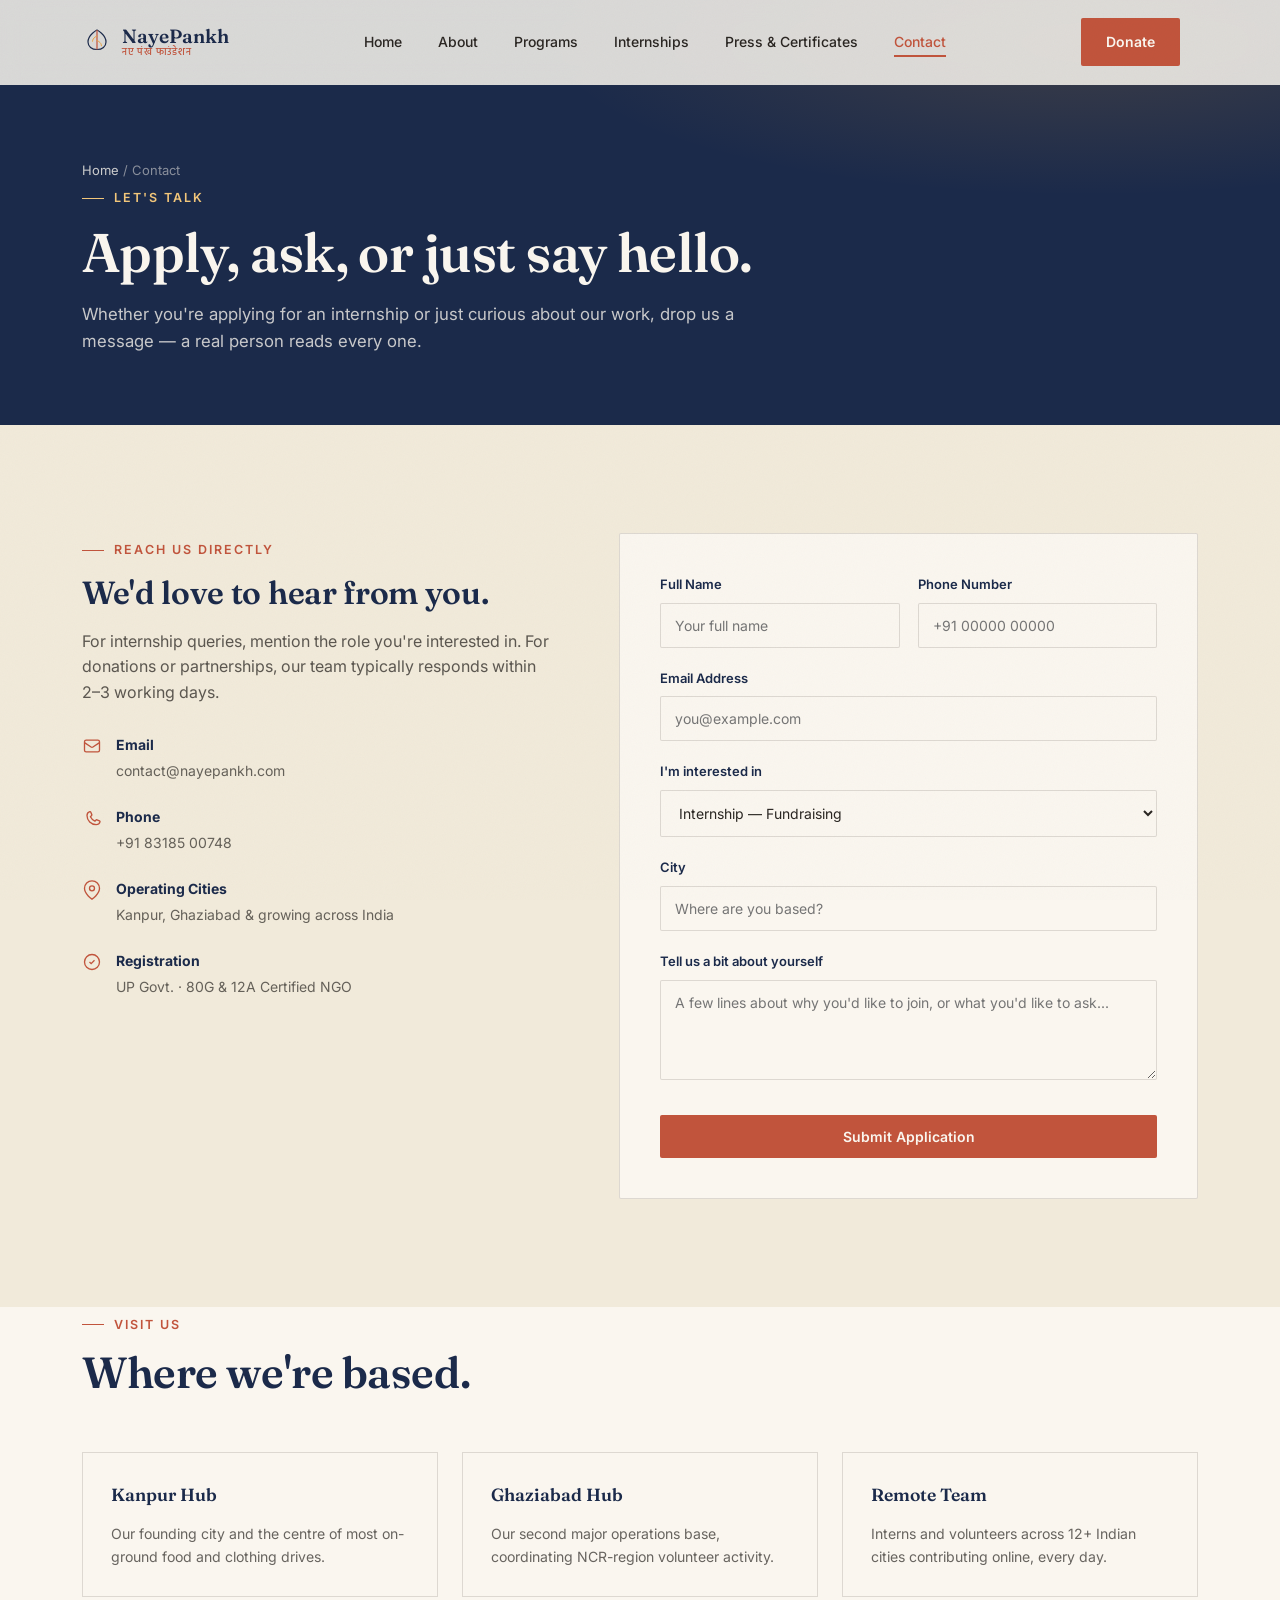
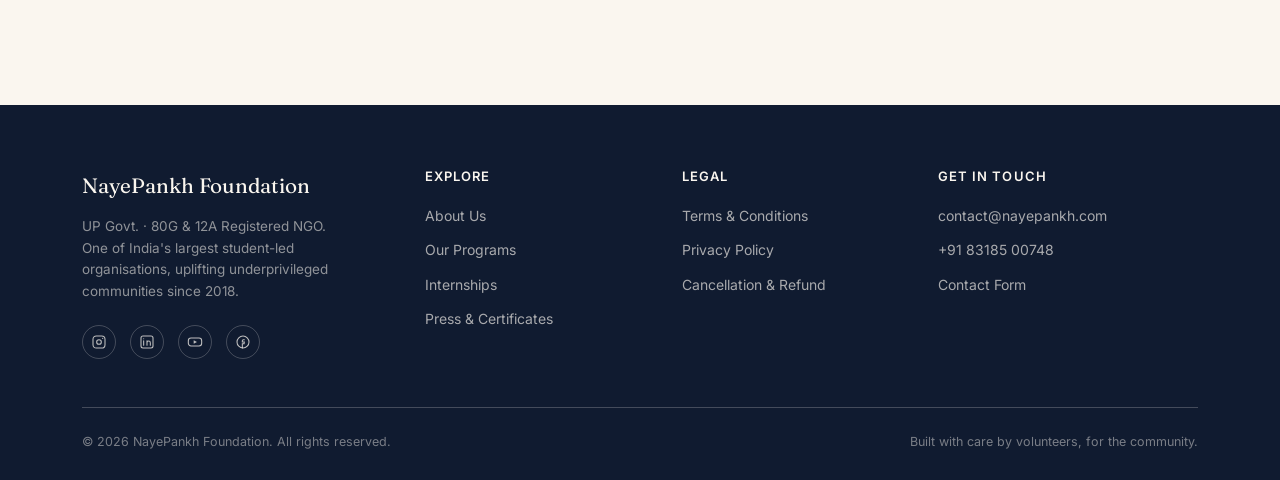
<file: contact.html>
<!DOCTYPE html>
<html lang="en">
<head>
<meta charset="UTF-8">
<meta name="viewport" content="width=device-width, initial-scale=1.0">
<title>Contact Us — NayePankh Foundation</title>
<meta name="description" content="Get in touch with NayePankh Foundation — apply for an internship, ask about programs, or reach our team directly.">
<link rel="stylesheet" href="css/style.css">
</head>
<body>

<div class="grain"></div>

<header class="site-header">
  <nav class="nav-wrap">
    <a href="index.html" class="logo">
      <svg class="mark" viewBox="0 0 40 40" fill="none" xmlns="http://www.w3.org/2000/svg">
        <path d="M20 4C20 4 8 10 8 20C8 26 13 30 20 30C27 30 32 26 32 20C32 10 20 4 20 4Z" stroke="#1B2A4A" stroke-width="1.6"/>
        <path d="M20 4V30" stroke="#C1543C" stroke-width="1.6"/>
        <path d="M20 12C20 12 14 14 14 19" stroke="#E8A23D" stroke-width="1.3" stroke-linecap="round"/>
        <path d="M20 18C20 18 26 20 26 25" stroke="#E8A23D" stroke-width="1.3" stroke-linecap="round"/>
      </svg>
      <span class="logo-stack">NayePankh<span class="hindi-tag">नए पंख फाउंडेशन</span></span>
    </a>
    <div class="nav-links">
      <a href="index.html">Home</a>
      <a href="about.html">About</a>
      <a href="programs.html">Programs</a>
      <a href="internships.html">Internships</a>
      <a href="certificates.html">Press &amp; Certificates</a>
      <a href="contact.html">Contact</a>
    </div>
    <a href="donate.html" class="btn btn-primary" style="margin-right:18px;">Donate</a>
    <button class="hamburger" aria-label="Menu"><span></span><span></span><span></span></button>
  </nav>
</header>

<div class="mobile-nav">
  <a href="index.html">Home</a>
  <a href="about.html">About</a>
  <a href="programs.html">Programs</a>
  <a href="internships.html">Internships</a>
  <a href="certificates.html">Press &amp; Certificates</a>
  <a href="contact.html">Contact</a>
  <a href="donate.html" class="btn btn-primary">Donate Now</a>
</div>

<section class="page-hero">
  <div class="container">
    <div class="breadcrumb"><a href="index.html">Home</a> / Contact</div>
    <span class="eyebrow">Let's Talk</span>
    <h1>Apply, ask, or just say hello.</h1>
    <p>Whether you're applying for an internship or just curious about our work, drop us a message — a real person reads every one.</p>
  </div>
</section>

<section class="form-section">
  <div class="container form-wrap">
    <div class="reveal form-side">
      <span class="eyebrow">Reach Us Directly</span>
      <h2 style="margin-top:16px;">We'd love to hear from you.</h2>
      <p>For internship queries, mention the role you're interested in. For donations or partnerships, our team typically responds within 2–3 working days.</p>

      <div class="contact-detail">
        <svg viewBox="0 0 24 24" fill="none"><path d="M3 8L10.89 13.26C11.55 13.71 12.45 13.71 13.11 13.26L21 8M5 19H19C20.1 19 21 18.1 21 17V7C21 5.9 20.1 5 19 5H5C3.9 5 3 5.9 3 7V17C3 18.1 3.9 19 5 19Z" stroke="currentColor" stroke-width="1.6"/></svg>
        <div>
          <strong>Email</strong>
          <span>contact@nayepankh.com</span>
        </div>
      </div>
      <div class="contact-detail">
        <svg viewBox="0 0 24 24" fill="none"><path d="M21 15.46L17.94 14.13C17.58 13.97 17.16 14.06 16.89 14.34L15.43 15.8C13.13 14.64 11.26 12.77 10.1 10.47L11.56 9.01C11.84 8.74 11.93 8.32 11.77 7.96L10.44 4.9C10.27 4.49 9.81 4.27 9.38 4.4C7.39 5 6 6.83 6 9C6 15.08 10.92 20 17 20C19.17 20 21 18.61 21.6 16.62C21.73 16.19 21.51 15.73 21 15.46Z" stroke="currentColor" stroke-width="1.6" stroke-linejoin="round"/></svg>
        <div>
          <strong>Phone</strong>
          <span>+91 83185 00748</span>
        </div>
      </div>
      <div class="contact-detail">
        <svg viewBox="0 0 24 24" fill="none"><path d="M21 10C21 17 12 23 12 23C12 23 3 17 3 10C3 5 7 1 12 1C17 1 21 5 21 10Z" stroke="currentColor" stroke-width="1.6"/><circle cx="12" cy="10" r="3" stroke="currentColor" stroke-width="1.6"/></svg>
        <div>
          <strong>Operating Cities</strong>
          <span>Kanpur, Ghaziabad &amp; growing across India</span>
        </div>
      </div>
      <div class="contact-detail">
        <svg viewBox="0 0 24 24" fill="none"><path d="M9 12L11 14L15 10M21 12C21 16.97 16.97 21 12 21C7.03 21 3 16.97 3 12C3 7.03 7.03 3 12 3C16.97 3 21 7.03 21 12Z" stroke="currentColor" stroke-width="1.6"/></svg>
        <div>
          <strong>Registration</strong>
          <span>UP Govt. &middot; 80G &amp; 12A Certified NGO</span>
        </div>
      </div>
    </div>

    <div class="reveal">
      <form class="app-form" id="applicationForm">
        <div class="form-row">
          <div class="field">
            <label for="fname">Full Name</label>
            <input type="text" id="fname" required placeholder="Your full name">
          </div>
          <div class="field">
            <label for="phone">Phone Number</label>
            <input type="tel" id="phone" required placeholder="+91 00000 00000">
          </div>
        </div>
        <div class="field">
          <label for="email">Email Address</label>
          <input type="email" id="email" required placeholder="you@example.com">
        </div>
        <div class="field">
          <label for="interest">I'm interested in</label>
          <select id="interest">
            <option>Internship — Fundraising</option>
            <option>Internship — Web Development</option>
            <option>Internship — Social Entrepreneurship</option>
            <option>Internship — Content &amp; Social Media</option>
            <option>Internship — Graphic Design</option>
            <option>Internship — Volunteer Coordination</option>
            <option>Donating / Partnering</option>
            <option>General Enquiry</option>
          </select>
        </div>
        <div class="field">
          <label for="city">City</label>
          <input type="text" id="city" placeholder="Where are you based?">
        </div>
        <div class="field">
          <label for="message">Tell us a bit about yourself</label>
          <textarea id="message" placeholder="A few lines about why you'd like to join, or what you'd like to ask..."></textarea>
        </div>
        <button type="submit" class="btn btn-primary form-submit">Submit Application</button>
      </form>

      <div class="form-success app-form-wrapper">
        <svg viewBox="0 0 24 24" fill="none"><circle cx="12" cy="12" r="10" stroke="currentColor" stroke-width="1.6"/><path d="M8 12L11 15L16 9" stroke="currentColor" stroke-width="1.8" stroke-linecap="round" stroke-linejoin="round"/></svg>
        <h3>Thank you — your message is in!</h3>
        <p>Our team will reach out within 2–3 working days. In the meantime, feel free to follow our journey on Instagram.</p>
      </div>
    </div>
  </div>
</section>

<section style="padding-top:0;">
  <div class="container">
    <div class="section-head reveal">
      <span class="eyebrow">Visit Us</span>
      <h2>Where we're based.</h2>
    </div>
    <div class="press-grid reveal-stagger">
      <div class="press-card">
        <div class="press-logo">Kanpur Hub</div>
        <p>Our founding city and the centre of most on-ground food and clothing drives.</p>
      </div>
      <div class="press-card">
        <div class="press-logo">Ghaziabad Hub</div>
        <p>Our second major operations base, coordinating NCR-region volunteer activity.</p>
      </div>
      <div class="press-card">
        <div class="press-logo">Remote Team</div>
        <p>Interns and volunteers across 12+ Indian cities contributing online, every day.</p>
      </div>
    </div>
  </div>
</section>

<footer>
  <div class="container">
    <div class="footer-grid">
      <div>
        <div class="footer-brand">NayePankh Foundation</div>
        <p class="footer-tagline">UP Govt. &middot; 80G &amp; 12A Registered NGO. One of India's largest student-led organisations, uplifting underprivileged communities since 2018.</p>
        <div class="social-row" style="margin-top:22px;">
          <a href="https://www.instagram.com/nayepankhfoundation" aria-label="Instagram"><svg viewBox="0 0 24 24" fill="none"><rect x="3" y="3" width="18" height="18" rx="5" stroke="currentColor" stroke-width="1.6"/><circle cx="12" cy="12" r="3.5" stroke="currentColor" stroke-width="1.6"/><circle cx="17.5" cy="6.5" r="1" fill="currentColor"/></svg></a>
          <a href="https://www.linkedin.com/company/nayepankh" aria-label="LinkedIn"><svg viewBox="0 0 24 24" fill="none"><rect x="3" y="3" width="18" height="18" rx="3" stroke="currentColor" stroke-width="1.6"/><path d="M7 10V17M7 7V7.01M12 17V13C12 11.5 13 10.5 14.5 10.5C16 10.5 17 11.5 17 13V17M12 10V17" stroke="currentColor" stroke-width="1.6" stroke-linecap="round"/></svg></a>
          <a href="https://www.youtube.com/@nayepankhfoundation" aria-label="YouTube"><svg viewBox="0 0 24 24" fill="none"><rect x="2" y="6" width="20" height="12" rx="4" stroke="currentColor" stroke-width="1.6"/><path d="M10 9.5L15 12L10 14.5V9.5Z" fill="currentColor"/></svg></a>
          <a href="https://www.facebook.com/nayepankhfoundation" aria-label="Facebook"><svg viewBox="0 0 24 24" fill="none"><circle cx="12" cy="12" r="9" stroke="currentColor" stroke-width="1.6"/><path d="M14 8.5H12.5C11.7 8.5 11 9.2 11 10V12H14L13.6 14.5H11V21" stroke="currentColor" stroke-width="1.6" stroke-linecap="round"/></svg></a>
        </div>
      </div>
      <div class="footer-col">
        <h4>Explore</h4>
        <a href="about.html">About Us</a>
        <a href="programs.html">Our Programs</a>
        <a href="internships.html">Internships</a>
        <a href="certificates.html">Press &amp; Certificates</a>
      </div>
      <div class="footer-col">
        <h4>Legal</h4>
        <a href="terms.html">Terms &amp; Conditions</a>
        <a href="terms.html#privacy">Privacy Policy</a>
        <a href="terms.html#refund">Cancellation &amp; Refund</a>
      </div>
      <div class="footer-col">
        <h4>Get In Touch</h4>
        <a href="mailto:contact@nayepankh.com">contact@nayepankh.com</a>
        <a href="tel:+918318500748">+91 83185 00748</a>
        <a href="contact.html">Contact Form</a>
      </div>
    </div>
    <div class="footer-bottom">
      <span>&copy; 2026 NayePankh Foundation. All rights reserved.</span>
      <span>Built with care by volunteers, for the community.</span>
    </div>
  </div>
</footer>

<button class="back-top" aria-label="Back to top">
  <svg viewBox="0 0 24 24" fill="none"><path d="M12 19V5M12 5L6 11M12 5L18 11" stroke="currentColor" stroke-width="2" stroke-linecap="round" stroke-linejoin="round"/></svg>
</button>

<script src="js/main.js"></script>
<script>
  // Pre-select internship interest from URL param (?role=...)
  const params = new URLSearchParams(window.location.search);
  const role = params.get('role');
  const map = {
    'fundraising': 'Internship — Fundraising',
    'webdev': 'Internship — Web Development',
    'social-entrepreneurship': 'Internship — Social Entrepreneurship',
    'content': 'Internship — Content & Social Media',
    'design': 'Internship — Graphic Design',
    'volunteer-coordination': 'Internship — Volunteer Coordination'
  };
  if (role && map[role]) {
    const select = document.getElementById('interest');
    for (let opt of select.options) {
      if (opt.text === map[role]) { opt.selected = true; break; }
    }
  }
</script>
</body>
</html>
</file>
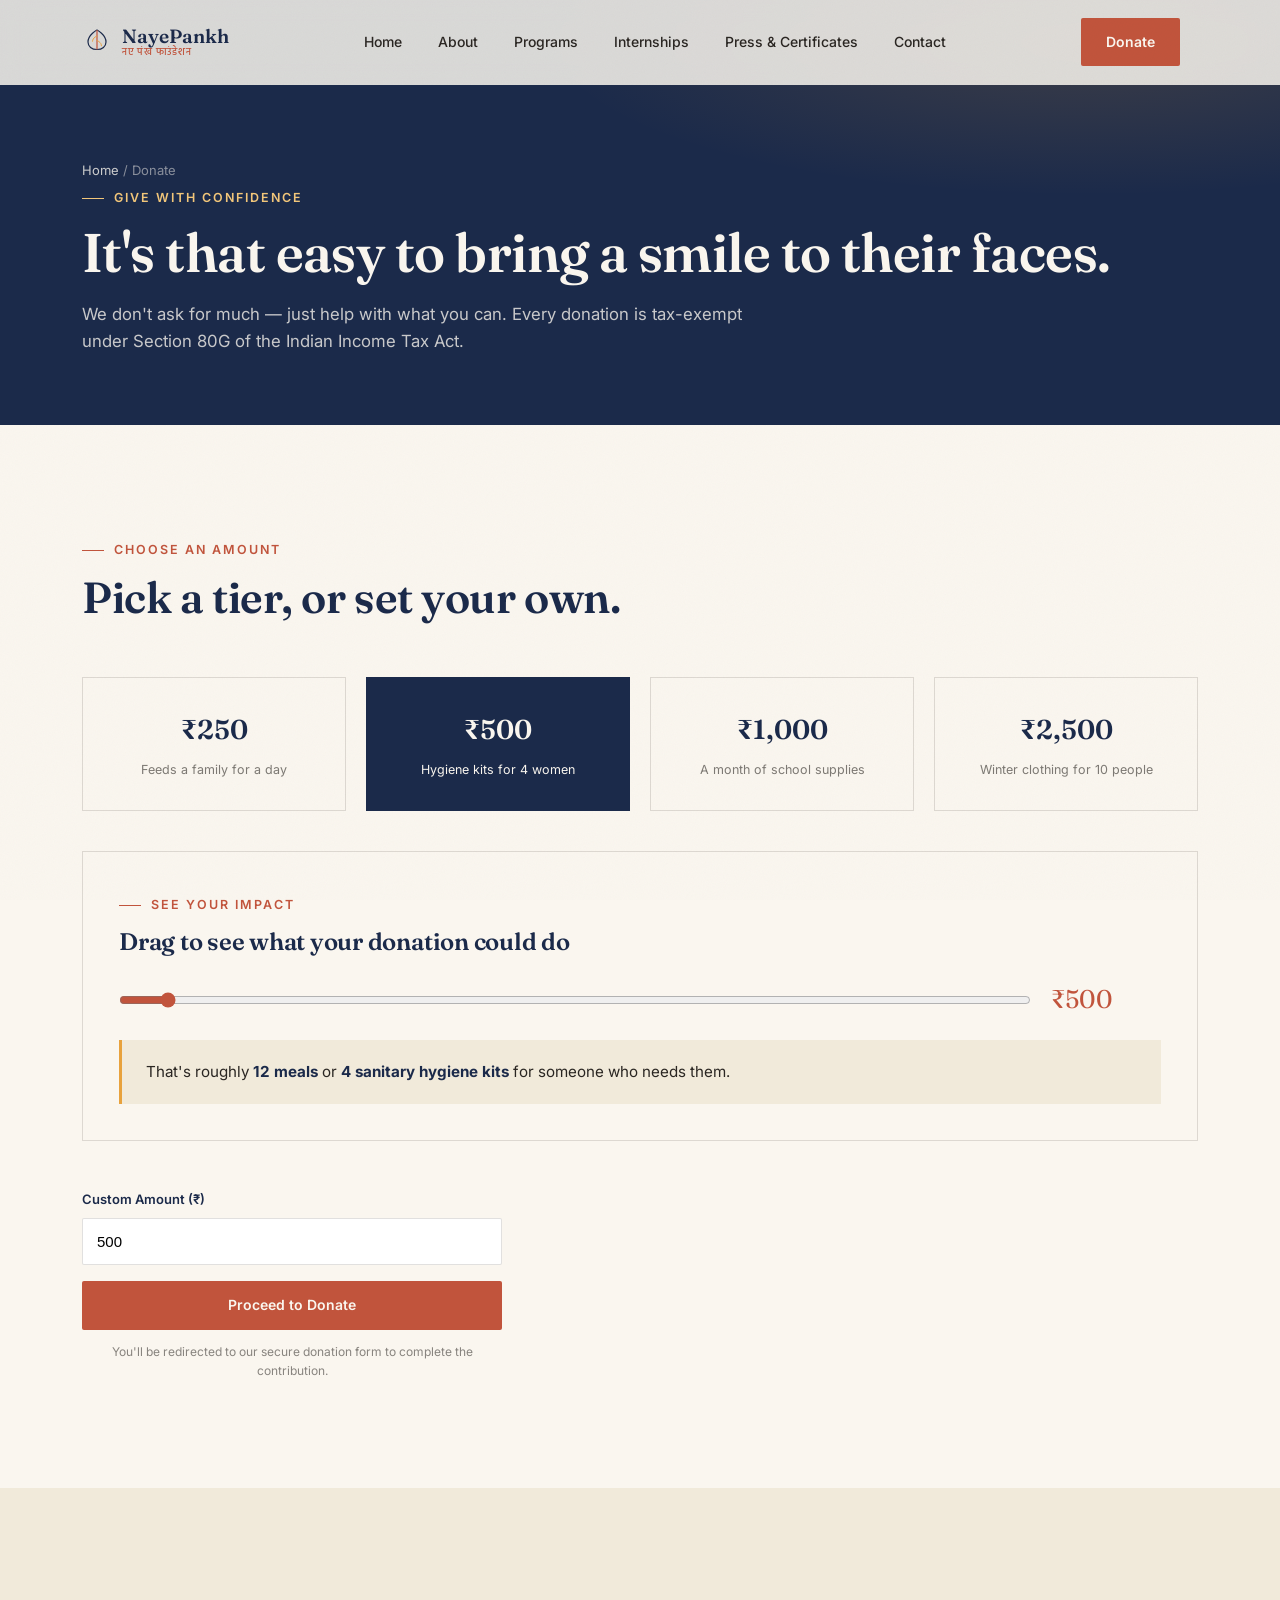
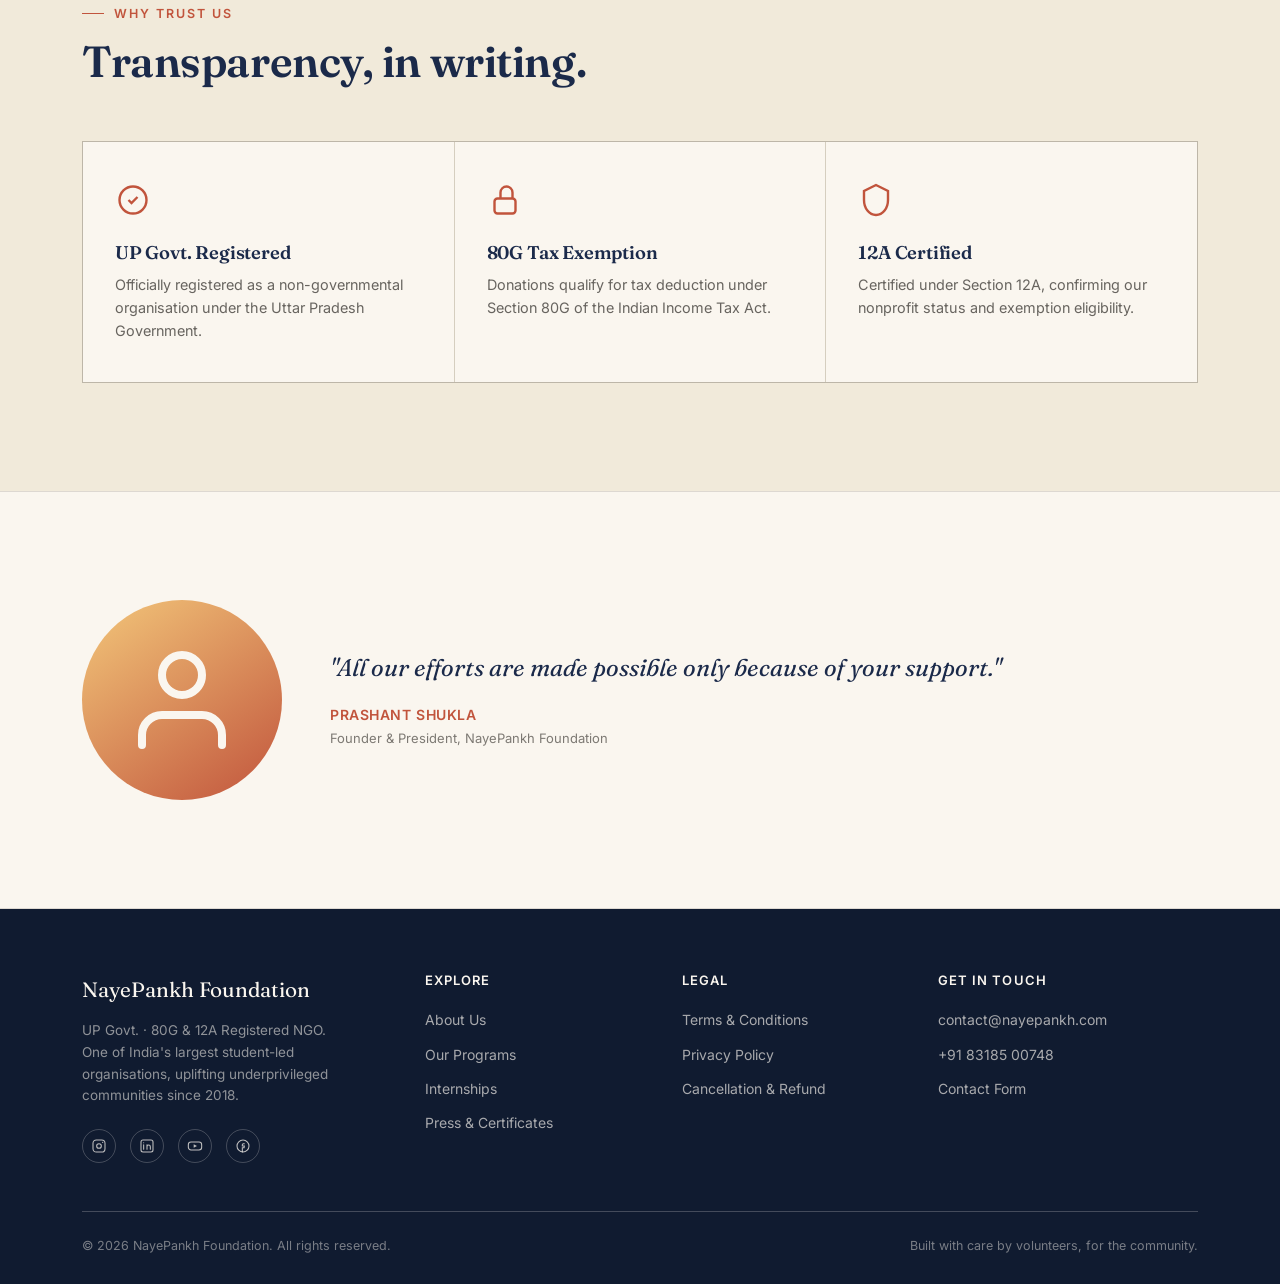
<file: donate.html>
<!DOCTYPE html>
<html lang="en">
<head>
<meta charset="UTF-8">
<meta name="viewport" content="width=device-width, initial-scale=1.0">
<title>Donate — NayePankh Foundation</title>
<meta name="description" content="Donate to NayePankh Foundation — your contribution is tax-exempt under 80G and goes directly to food, hygiene, clothing, and education programs.">
<link rel="stylesheet" href="css/style.css">
</head>
<body>

<div class="grain"></div>

<header class="site-header">
  <nav class="nav-wrap">
    <a href="index.html" class="logo">
      <svg class="mark" viewBox="0 0 40 40" fill="none" xmlns="http://www.w3.org/2000/svg">
        <path d="M20 4C20 4 8 10 8 20C8 26 13 30 20 30C27 30 32 26 32 20C32 10 20 4 20 4Z" stroke="#1B2A4A" stroke-width="1.6"/>
        <path d="M20 4V30" stroke="#C1543C" stroke-width="1.6"/>
        <path d="M20 12C20 12 14 14 14 19" stroke="#E8A23D" stroke-width="1.3" stroke-linecap="round"/>
        <path d="M20 18C20 18 26 20 26 25" stroke="#E8A23D" stroke-width="1.3" stroke-linecap="round"/>
      </svg>
      <span class="logo-stack">NayePankh<span class="hindi-tag">नए पंख फाउंडेशन</span></span>
    </a>
    <div class="nav-links">
      <a href="index.html">Home</a>
      <a href="about.html">About</a>
      <a href="programs.html">Programs</a>
      <a href="internships.html">Internships</a>
      <a href="certificates.html">Press &amp; Certificates</a>
      <a href="contact.html">Contact</a>
    </div>
    <a href="donate.html" class="btn btn-primary" style="margin-right:18px;">Donate</a>
    <button class="hamburger" aria-label="Menu"><span></span><span></span><span></span></button>
  </nav>
</header>

<div class="mobile-nav">
  <a href="index.html">Home</a>
  <a href="about.html">About</a>
  <a href="programs.html">Programs</a>
  <a href="internships.html">Internships</a>
  <a href="certificates.html">Press &amp; Certificates</a>
  <a href="contact.html">Contact</a>
  <a href="donate.html" class="btn btn-primary">Donate Now</a>
</div>

<section class="page-hero">
  <div class="container">
    <div class="breadcrumb"><a href="index.html">Home</a> / Donate</div>
    <span class="eyebrow">Give With Confidence</span>
    <h1>It's that easy to bring a smile to their faces.</h1>
    <p>We don't ask for much — just help with what you can. Every donation is tax-exempt under Section 80G of the Indian Income Tax Act.</p>
  </div>
</section>

<section>
  <div class="container">
    <div class="section-head reveal">
      <span class="eyebrow">Choose An Amount</span>
      <h2>Pick a tier, or set your own.</h2>
    </div>

    <div class="donate-tiers reveal-stagger">
      <div class="tier-card" data-amount="250">
        <div class="tier-amt">₹250</div>
        <div class="tier-impact">Feeds a family for a day</div>
      </div>
      <div class="tier-card selected" data-amount="500">
        <div class="tier-amt">₹500</div>
        <div class="tier-impact">Hygiene kits for 4 women</div>
      </div>
      <div class="tier-card" data-amount="1000">
        <div class="tier-amt">₹1,000</div>
        <div class="tier-impact">A month of school supplies</div>
      </div>
      <div class="tier-card" data-amount="2500">
        <div class="tier-amt">₹2,500</div>
        <div class="tier-impact">Winter clothing for 10 people</div>
      </div>
    </div>

    <div class="impact-calc reveal">
      <span class="eyebrow">See Your Impact</span>
      <h3 style="margin:14px 0 24px; font-family:var(--display); font-size:1.5rem; color:var(--indigo);">Drag to see what your donation could do</h3>
      <div class="calc-row">
        <input type="range" id="calcSlider" min="50" max="10000" value="500" step="50">
        <span class="calc-amt" id="calcAmt">₹500</span>
      </div>
      <div class="calc-result" id="calcResult"></div>
    </div>

    <div style="margin-top:48px; max-width:420px;" class="reveal">
      <label style="display:block; font-size:13px; font-weight:600; color:var(--indigo); margin-bottom:8px;">Custom Amount (₹)</label>
      <input type="number" id="customAmount" placeholder="Enter amount" style="width:100%; padding:14px; border:1px solid var(--line); border-radius:var(--radius); font-size:15px; margin-bottom:16px;" value="500">
      <a href="contact.html" class="btn btn-primary" style="width:100%; justify-content:center;">Proceed to Donate</a>
      <p style="font-size:12px; color:rgba(42,38,34,0.55); margin-top:12px; text-align:center;">You'll be redirected to our secure donation form to complete the contribution.</p>
    </div>
  </div>
</section>

<section class="pillars">
  <div class="container">
    <div class="section-head reveal">
      <span class="eyebrow">Why Trust Us</span>
      <h2>Transparency, in writing.</h2>
    </div>
    <div class="values-grid reveal-stagger">
      <div class="value-card">
        <svg viewBox="0 0 24 24" fill="none"><path d="M9 12L11 14L15 10M21 12C21 16.97 16.97 21 12 21C7.03 21 3 16.97 3 12C3 7.03 7.03 3 12 3C16.97 3 21 7.03 21 12Z" stroke="currentColor" stroke-width="1.6"/></svg>
        <h4>UP Govt. Registered</h4>
        <p>Officially registered as a non-governmental organisation under the Uttar Pradesh Government.</p>
      </div>
      <div class="value-card">
        <svg viewBox="0 0 24 24" fill="none"><path d="M9 11H7C5.9 11 5 11.9 5 13V19C5 20.1 5.9 21 7 21H17C18.1 21 19 20.1 19 19V13C19 11.9 18.1 11 17 11H15M9 11V7C9 4.79 10.79 3 13 3C15.21 3 17 4.79 17 7V11M9 11H17" stroke="currentColor" stroke-width="1.6"/></svg>
        <h4>80G Tax Exemption</h4>
        <p>Donations qualify for tax deduction under Section 80G of the Indian Income Tax Act.</p>
      </div>
      <div class="value-card">
        <svg viewBox="0 0 24 24" fill="none"><path d="M12 2L4 6V12C4 17.5 7.4 22 12 22C16.6 22 20 17.5 20 12V6L12 2Z" stroke="currentColor" stroke-width="1.6"/></svg>
        <h4>12A Certified</h4>
        <p>Certified under Section 12A, confirming our nonprofit status and exemption eligibility.</p>
      </div>
    </div>
  </div>
</section>

<section class="founder-band">
  <div class="container founder-grid">
    <div class="founder-portrait reveal">
      <svg viewBox="0 0 24 24" fill="none"><path d="M20 21V19C20 16.7909 18.2091 15 16 15H8C5.79086 15 4 16.7909 4 19V21" stroke="currentColor" stroke-width="1.6" stroke-linecap="round"/><circle cx="12" cy="7" r="4" stroke="currentColor" stroke-width="1.6"/></svg>
    </div>
    <div class="reveal">
      <p class="founder-quote">"All our efforts are made possible only because of your support."</p>
      <div class="founder-name">Prashant Shukla</div>
      <div class="founder-role">Founder &amp; President, NayePankh Foundation</div>
    </div>
  </div>
</section>

<footer>
  <div class="container">
    <div class="footer-grid">
      <div>
        <div class="footer-brand">NayePankh Foundation</div>
        <p class="footer-tagline">UP Govt. &middot; 80G &amp; 12A Registered NGO. One of India's largest student-led organisations, uplifting underprivileged communities since 2018.</p>
        <div class="social-row" style="margin-top:22px;">
          <a href="https://www.instagram.com/nayepankhfoundation" aria-label="Instagram"><svg viewBox="0 0 24 24" fill="none"><rect x="3" y="3" width="18" height="18" rx="5" stroke="currentColor" stroke-width="1.6"/><circle cx="12" cy="12" r="3.5" stroke="currentColor" stroke-width="1.6"/><circle cx="17.5" cy="6.5" r="1" fill="currentColor"/></svg></a>
          <a href="https://www.linkedin.com/company/nayepankh" aria-label="LinkedIn"><svg viewBox="0 0 24 24" fill="none"><rect x="3" y="3" width="18" height="18" rx="3" stroke="currentColor" stroke-width="1.6"/><path d="M7 10V17M7 7V7.01M12 17V13C12 11.5 13 10.5 14.5 10.5C16 10.5 17 11.5 17 13V17M12 10V17" stroke="currentColor" stroke-width="1.6" stroke-linecap="round"/></svg></a>
          <a href="https://www.youtube.com/@nayepankhfoundation" aria-label="YouTube"><svg viewBox="0 0 24 24" fill="none"><rect x="2" y="6" width="20" height="12" rx="4" stroke="currentColor" stroke-width="1.6"/><path d="M10 9.5L15 12L10 14.5V9.5Z" fill="currentColor"/></svg></a>
          <a href="https://www.facebook.com/nayepankhfoundation" aria-label="Facebook"><svg viewBox="0 0 24 24" fill="none"><circle cx="12" cy="12" r="9" stroke="currentColor" stroke-width="1.6"/><path d="M14 8.5H12.5C11.7 8.5 11 9.2 11 10V12H14L13.6 14.5H11V21" stroke="currentColor" stroke-width="1.6" stroke-linecap="round"/></svg></a>
        </div>
      </div>
      <div class="footer-col">
        <h4>Explore</h4>
        <a href="about.html">About Us</a>
        <a href="programs.html">Our Programs</a>
        <a href="internships.html">Internships</a>
        <a href="certificates.html">Press &amp; Certificates</a>
      </div>
      <div class="footer-col">
        <h4>Legal</h4>
        <a href="terms.html">Terms &amp; Conditions</a>
        <a href="terms.html#privacy">Privacy Policy</a>
        <a href="terms.html#refund">Cancellation &amp; Refund</a>
      </div>
      <div class="footer-col">
        <h4>Get In Touch</h4>
        <a href="mailto:contact@nayepankh.com">contact@nayepankh.com</a>
        <a href="tel:+918318500748">+91 83185 00748</a>
        <a href="contact.html">Contact Form</a>
      </div>
    </div>
    <div class="footer-bottom">
      <span>&copy; 2026 NayePankh Foundation. All rights reserved.</span>
      <span>Built with care by volunteers, for the community.</span>
    </div>
  </div>
</footer>

<button class="back-top" aria-label="Back to top">
  <svg viewBox="0 0 24 24" fill="none"><path d="M12 19V5M12 5L6 11M12 5L18 11" stroke="currentColor" stroke-width="2" stroke-linecap="round" stroke-linejoin="round"/></svg>
</button>

<script src="js/main.js"></script>
</body>
</html>
</file>
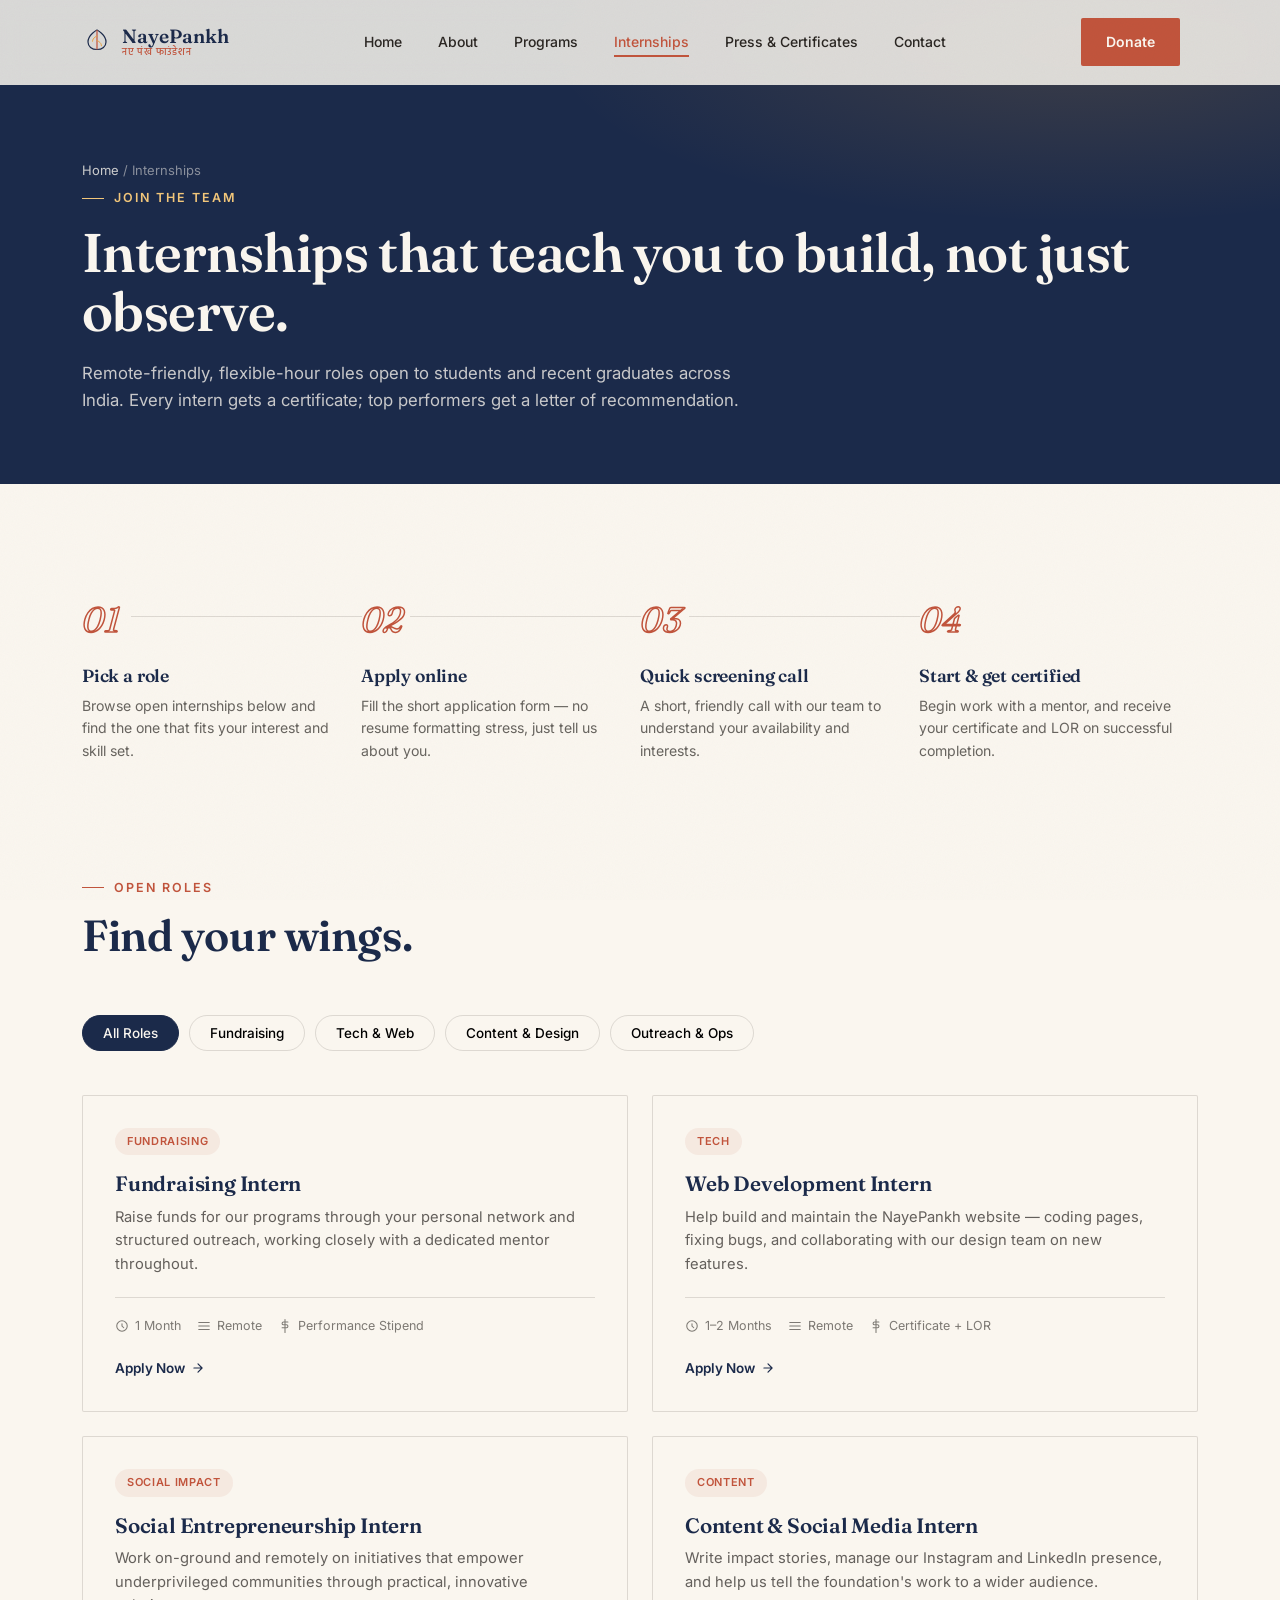
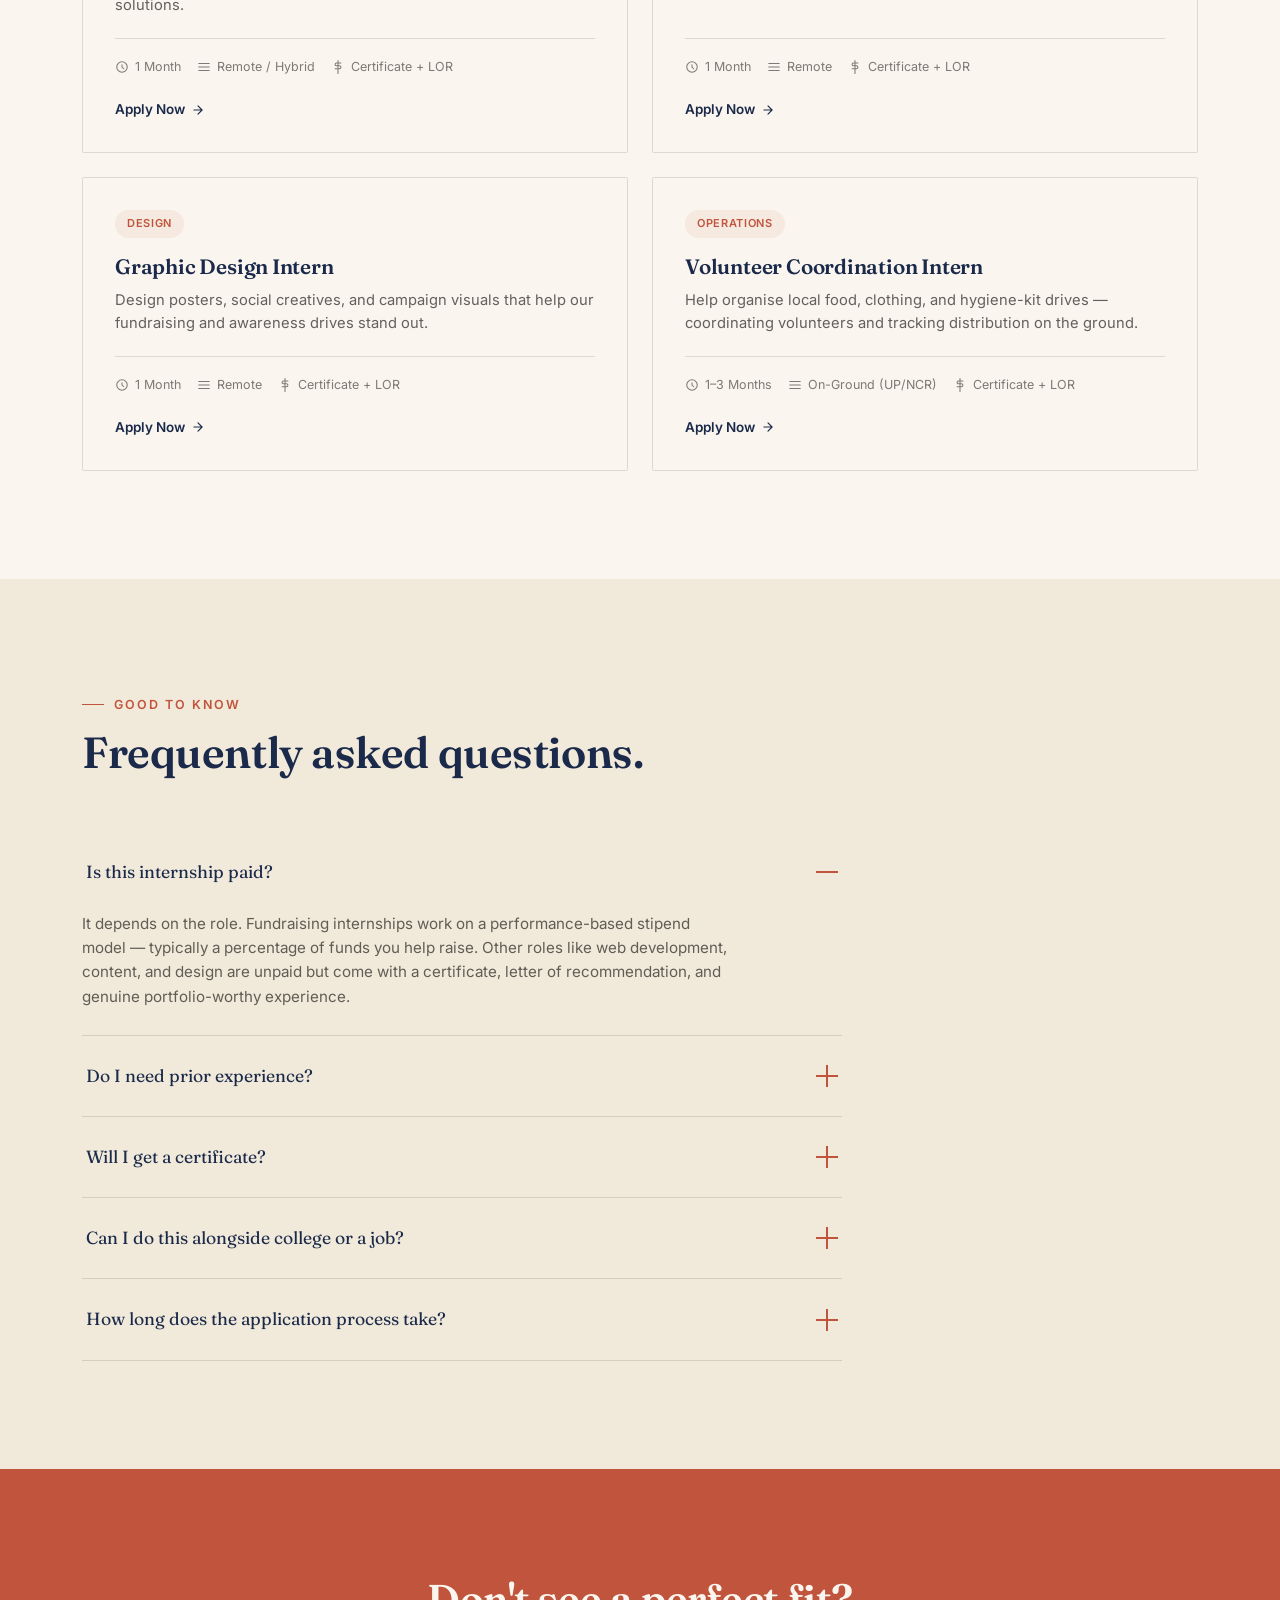
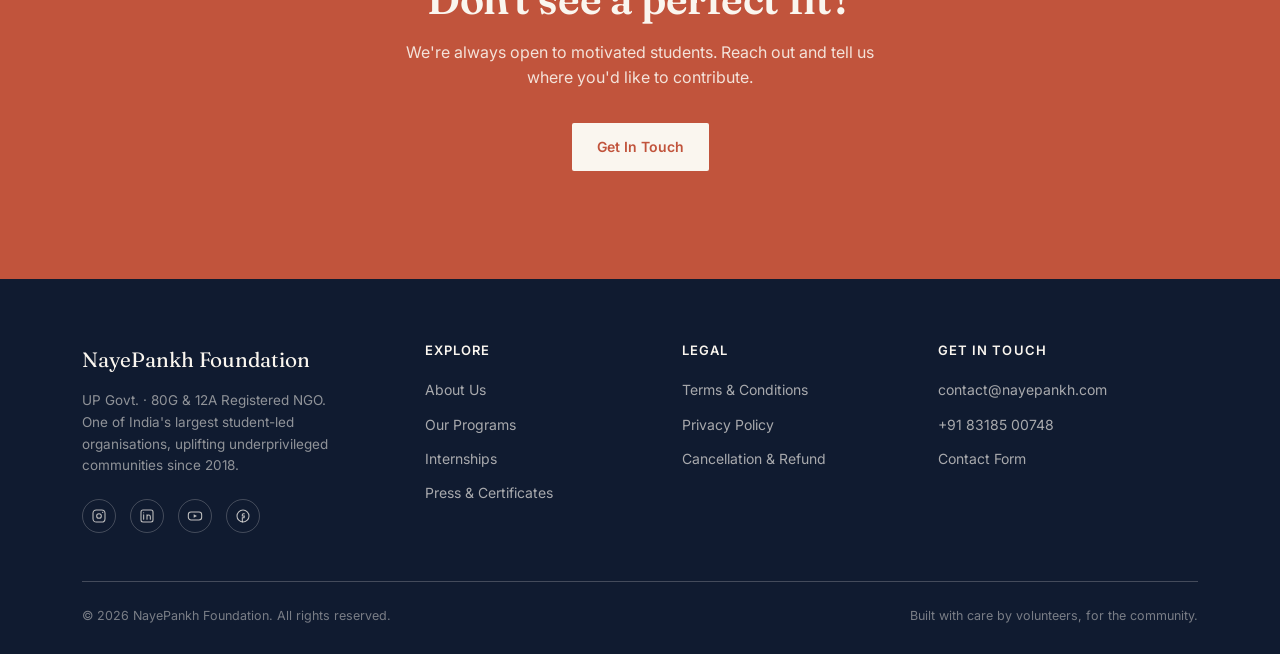
<file: internships.html>
<!DOCTYPE html>
<html lang="en">
<head>
<meta charset="UTF-8">
<meta name="viewport" content="width=device-width, initial-scale=1.0">
<title>Internships — NayePankh Foundation</title>
<meta name="description" content="Explore internship opportunities at NayePankh Foundation — fundraising, web development, social entrepreneurship, content, and design roles for students across India.">
<link rel="stylesheet" href="css/style.css">
</head>
<body>

<div class="grain"></div>

<header class="site-header">
  <nav class="nav-wrap">
    <a href="index.html" class="logo">
      <svg class="mark" viewBox="0 0 40 40" fill="none" xmlns="http://www.w3.org/2000/svg">
        <path d="M20 4C20 4 8 10 8 20C8 26 13 30 20 30C27 30 32 26 32 20C32 10 20 4 20 4Z" stroke="#1B2A4A" stroke-width="1.6"/>
        <path d="M20 4V30" stroke="#C1543C" stroke-width="1.6"/>
        <path d="M20 12C20 12 14 14 14 19" stroke="#E8A23D" stroke-width="1.3" stroke-linecap="round"/>
        <path d="M20 18C20 18 26 20 26 25" stroke="#E8A23D" stroke-width="1.3" stroke-linecap="round"/>
      </svg>
      <span class="logo-stack">NayePankh<span class="hindi-tag">नए पंख फाउंडेशन</span></span>
    </a>
    <div class="nav-links">
      <a href="index.html">Home</a>
      <a href="about.html">About</a>
      <a href="programs.html">Programs</a>
      <a href="internships.html">Internships</a>
      <a href="certificates.html">Press &amp; Certificates</a>
      <a href="contact.html">Contact</a>
    </div>
    <a href="donate.html" class="btn btn-primary" style="margin-right:18px;">Donate</a>
    <button class="hamburger" aria-label="Menu"><span></span><span></span><span></span></button>
  </nav>
</header>

<div class="mobile-nav">
  <a href="index.html">Home</a>
  <a href="about.html">About</a>
  <a href="programs.html">Programs</a>
  <a href="internships.html">Internships</a>
  <a href="certificates.html">Press &amp; Certificates</a>
  <a href="contact.html">Contact</a>
  <a href="donate.html" class="btn btn-primary">Donate Now</a>
</div>

<section class="page-hero">
  <div class="container">
    <div class="breadcrumb"><a href="index.html">Home</a> / Internships</div>
    <span class="eyebrow">Join The Team</span>
    <h1>Internships that teach you to build, not just observe.</h1>
    <p>Remote-friendly, flexible-hour roles open to students and recent graduates across India. Every intern gets a certificate; top performers get a letter of recommendation.</p>
  </div>
</section>

<section style="padding-bottom:0;">
  <div class="container">
    <div class="process-grid reveal-stagger">
      <div class="process-step">
        <span class="process-num">01</span>
        <h4>Pick a role</h4>
        <p>Browse open internships below and find the one that fits your interest and skill set.</p>
      </div>
      <div class="process-step">
        <span class="process-num">02</span>
        <h4>Apply online</h4>
        <p>Fill the short application form — no resume formatting stress, just tell us about you.</p>
      </div>
      <div class="process-step">
        <span class="process-num">03</span>
        <h4>Quick screening call</h4>
        <p>A short, friendly call with our team to understand your availability and interests.</p>
      </div>
      <div class="process-step">
        <span class="process-num">04</span>
        <h4>Start &amp; get certified</h4>
        <p>Begin work with a mentor, and receive your certificate and LOR on successful completion.</p>
      </div>
    </div>
  </div>
</section>

<section>
  <div class="container">
    <div class="section-head reveal">
      <span class="eyebrow">Open Roles</span>
      <h2>Find your wings.</h2>
    </div>

    <div class="intern-filters reveal">
      <button class="filter-chip active" data-filter="all">All Roles</button>
      <button class="filter-chip" data-filter="fundraising">Fundraising</button>
      <button class="filter-chip" data-filter="tech">Tech &amp; Web</button>
      <button class="filter-chip" data-filter="content">Content &amp; Design</button>
      <button class="filter-chip" data-filter="outreach">Outreach &amp; Ops</button>
    </div>

    <div class="intern-grid">

      <div class="intern-card show" data-category="fundraising">
        <span class="intern-tag">Fundraising</span>
        <h3>Fundraising Intern</h3>
        <p class="desc">Raise funds for our programs through your personal network and structured outreach, working closely with a dedicated mentor throughout.</p>
        <div class="intern-meta">
          <span><svg viewBox="0 0 24 24" fill="none"><path d="M12 8V12L15 15" stroke="currentColor" stroke-width="1.8" stroke-linecap="round"/><circle cx="12" cy="12" r="9" stroke="currentColor" stroke-width="1.8"/></svg>1 Month</span>
          <span><svg viewBox="0 0 24 24" fill="none"><path d="M3 12H21M3 6H21M3 18H21" stroke="currentColor" stroke-width="1.8" stroke-linecap="round"/></svg>Remote</span>
          <span><svg viewBox="0 0 24 24" fill="none"><path d="M12 1V23M17 5H9.5C8.1 5 7 6.1 7 7.5C7 8.9 8.1 10 9.5 10H14.5C15.9 10 17 11.1 17 12.5C17 13.9 15.9 15 14.5 15H7" stroke="currentColor" stroke-width="1.8" stroke-linecap="round"/></svg>Performance Stipend</span>
        </div>
        <a href="contact.html?role=fundraising" class="intern-apply">Apply Now <svg viewBox="0 0 24 24" fill="none"><path d="M5 12H19M19 12L12 5M19 12L12 19" stroke="currentColor" stroke-width="2" stroke-linecap="round"/></svg></a>
      </div>

      <div class="intern-card show" data-category="tech">
        <span class="intern-tag">Tech</span>
        <h3>Web Development Intern</h3>
        <p class="desc">Help build and maintain the NayePankh website — coding pages, fixing bugs, and collaborating with our design team on new features.</p>
        <div class="intern-meta">
          <span><svg viewBox="0 0 24 24" fill="none"><path d="M12 8V12L15 15" stroke="currentColor" stroke-width="1.8" stroke-linecap="round"/><circle cx="12" cy="12" r="9" stroke="currentColor" stroke-width="1.8"/></svg>1–2 Months</span>
          <span><svg viewBox="0 0 24 24" fill="none"><path d="M3 12H21M3 6H21M3 18H21" stroke="currentColor" stroke-width="1.8" stroke-linecap="round"/></svg>Remote</span>
          <span><svg viewBox="0 0 24 24" fill="none"><path d="M12 1V23M17 5H9.5C8.1 5 7 6.1 7 7.5C7 8.9 8.1 10 9.5 10H14.5C15.9 10 17 11.1 17 12.5C17 13.9 15.9 15 14.5 15H7" stroke="currentColor" stroke-width="1.8" stroke-linecap="round"/></svg>Certificate + LOR</span>
        </div>
        <a href="contact.html?role=webdev" class="intern-apply">Apply Now <svg viewBox="0 0 24 24" fill="none"><path d="M5 12H19M19 12L12 5M19 12L12 19" stroke="currentColor" stroke-width="2" stroke-linecap="round"/></svg></a>
      </div>

      <div class="intern-card show" data-category="outreach">
        <span class="intern-tag">Social Impact</span>
        <h3>Social Entrepreneurship Intern</h3>
        <p class="desc">Work on-ground and remotely on initiatives that empower underprivileged communities through practical, innovative solutions.</p>
        <div class="intern-meta">
          <span><svg viewBox="0 0 24 24" fill="none"><path d="M12 8V12L15 15" stroke="currentColor" stroke-width="1.8" stroke-linecap="round"/><circle cx="12" cy="12" r="9" stroke="currentColor" stroke-width="1.8"/></svg>1 Month</span>
          <span><svg viewBox="0 0 24 24" fill="none"><path d="M3 12H21M3 6H21M3 18H21" stroke="currentColor" stroke-width="1.8" stroke-linecap="round"/></svg>Remote / Hybrid</span>
          <span><svg viewBox="0 0 24 24" fill="none"><path d="M12 1V23M17 5H9.5C8.1 5 7 6.1 7 7.5C7 8.9 8.1 10 9.5 10H14.5C15.9 10 17 11.1 17 12.5C17 13.9 15.9 15 14.5 15H7" stroke="currentColor" stroke-width="1.8" stroke-linecap="round"/></svg>Certificate + LOR</span>
        </div>
        <a href="contact.html?role=social-entrepreneurship" class="intern-apply">Apply Now <svg viewBox="0 0 24 24" fill="none"><path d="M5 12H19M19 12L12 5M19 12L12 19" stroke="currentColor" stroke-width="2" stroke-linecap="round"/></svg></a>
      </div>

      <div class="intern-card show" data-category="content">
        <span class="intern-tag">Content</span>
        <h3>Content &amp; Social Media Intern</h3>
        <p class="desc">Write impact stories, manage our Instagram and LinkedIn presence, and help us tell the foundation's work to a wider audience.</p>
        <div class="intern-meta">
          <span><svg viewBox="0 0 24 24" fill="none"><path d="M12 8V12L15 15" stroke="currentColor" stroke-width="1.8" stroke-linecap="round"/><circle cx="12" cy="12" r="9" stroke="currentColor" stroke-width="1.8"/></svg>1 Month</span>
          <span><svg viewBox="0 0 24 24" fill="none"><path d="M3 12H21M3 6H21M3 18H21" stroke="currentColor" stroke-width="1.8" stroke-linecap="round"/></svg>Remote</span>
          <span><svg viewBox="0 0 24 24" fill="none"><path d="M12 1V23M17 5H9.5C8.1 5 7 6.1 7 7.5C7 8.9 8.1 10 9.5 10H14.5C15.9 10 17 11.1 17 12.5C17 13.9 15.9 15 14.5 15H7" stroke="currentColor" stroke-width="1.8" stroke-linecap="round"/></svg>Certificate + LOR</span>
        </div>
        <a href="contact.html?role=content" class="intern-apply">Apply Now <svg viewBox="0 0 24 24" fill="none"><path d="M5 12H19M19 12L12 5M19 12L12 19" stroke="currentColor" stroke-width="2" stroke-linecap="round"/></svg></a>
      </div>

      <div class="intern-card show" data-category="content">
        <span class="intern-tag">Design</span>
        <h3>Graphic Design Intern</h3>
        <p class="desc">Design posters, social creatives, and campaign visuals that help our fundraising and awareness drives stand out.</p>
        <div class="intern-meta">
          <span><svg viewBox="0 0 24 24" fill="none"><path d="M12 8V12L15 15" stroke="currentColor" stroke-width="1.8" stroke-linecap="round"/><circle cx="12" cy="12" r="9" stroke="currentColor" stroke-width="1.8"/></svg>1 Month</span>
          <span><svg viewBox="0 0 24 24" fill="none"><path d="M3 12H21M3 6H21M3 18H21" stroke="currentColor" stroke-width="1.8" stroke-linecap="round"/></svg>Remote</span>
          <span><svg viewBox="0 0 24 24" fill="none"><path d="M12 1V23M17 5H9.5C8.1 5 7 6.1 7 7.5C7 8.9 8.1 10 9.5 10H14.5C15.9 10 17 11.1 17 12.5C17 13.9 15.9 15 14.5 15H7" stroke="currentColor" stroke-width="1.8" stroke-linecap="round"/></svg>Certificate + LOR</span>
        </div>
        <a href="contact.html?role=design" class="intern-apply">Apply Now <svg viewBox="0 0 24 24" fill="none"><path d="M5 12H19M19 12L12 5M19 12L12 19" stroke="currentColor" stroke-width="2" stroke-linecap="round"/></svg></a>
      </div>

      <div class="intern-card show" data-category="outreach">
        <span class="intern-tag">Operations</span>
        <h3>Volunteer Coordination Intern</h3>
        <p class="desc">Help organise local food, clothing, and hygiene-kit drives — coordinating volunteers and tracking distribution on the ground.</p>
        <div class="intern-meta">
          <span><svg viewBox="0 0 24 24" fill="none"><path d="M12 8V12L15 15" stroke="currentColor" stroke-width="1.8" stroke-linecap="round"/><circle cx="12" cy="12" r="9" stroke="currentColor" stroke-width="1.8"/></svg>1–3 Months</span>
          <span><svg viewBox="0 0 24 24" fill="none"><path d="M3 12H21M3 6H21M3 18H21" stroke="currentColor" stroke-width="1.8" stroke-linecap="round"/></svg>On-Ground (UP/NCR)</span>
          <span><svg viewBox="0 0 24 24" fill="none"><path d="M12 1V23M17 5H9.5C8.1 5 7 6.1 7 7.5C7 8.9 8.1 10 9.5 10H14.5C15.9 10 17 11.1 17 12.5C17 13.9 15.9 15 14.5 15H7" stroke="currentColor" stroke-width="1.8" stroke-linecap="round"/></svg>Certificate + LOR</span>
        </div>
        <a href="contact.html?role=volunteer-coordination" class="intern-apply">Apply Now <svg viewBox="0 0 24 24" fill="none"><path d="M5 12H19M19 12L12 5M19 12L12 19" stroke="currentColor" stroke-width="2" stroke-linecap="round"/></svg></a>
      </div>

    </div>
  </div>
</section>

<section class="pillars">
  <div class="container">
    <div class="section-head reveal">
      <span class="eyebrow">Good To Know</span>
      <h2>Frequently asked questions.</h2>
    </div>
    <div class="faq-list reveal">
      <div class="faq-item open">
        <div class="faq-q">Is this internship paid?
          <span class="plus"></span>
        </div>
        <div class="faq-a"><p>It depends on the role. Fundraising internships work on a performance-based stipend model — typically a percentage of funds you help raise. Other roles like web development, content, and design are unpaid but come with a certificate, letter of recommendation, and genuine portfolio-worthy experience.</p></div>
      </div>
      <div class="faq-item">
        <div class="faq-q">Do I need prior experience?
          <span class="plus"></span>
        </div>
        <div class="faq-a"><p>No. Most roles are open to students from any year of study, including first-years and recent graduates. We care more about consistency and willingness to learn than a polished resume.</p></div>
      </div>
      <div class="faq-item">
        <div class="faq-q">Will I get a certificate?
          <span class="plus"></span>
        </div>
        <div class="faq-a"><p>Yes. Every intern who completes their internship receives a digital certificate. Strong performers are also offered a letter of recommendation from the foundation.</p></div>
      </div>
      <div class="faq-item">
        <div class="faq-q">Can I do this alongside college or a job?
          <span class="plus"></span>
        </div>
        <div class="faq-a"><p>Most internships are remote with flexible hours, designed specifically so students can contribute around their existing classes or commitments.</p></div>
      </div>
      <div class="faq-item">
        <div class="faq-q">How long does the application process take?
          <span class="plus"></span>
        </div>
        <div class="faq-a"><p>Typically a few days from application to a short screening call. Once confirmed, you'll be onboarded with a mentor who guides you through your first week.</p></div>
      </div>
    </div>
  </div>
</section>

<section class="cta-band">
  <div class="container reveal">
    <h2>Don't see a perfect fit?</h2>
    <p>We're always open to motivated students. Reach out and tell us where you'd like to contribute.</p>
    <div class="hero-ctas" style="justify-content:center;">
      <a href="contact.html" class="btn btn-primary">Get In Touch</a>
    </div>
  </div>
</section>

<footer>
  <div class="container">
    <div class="footer-grid">
      <div>
        <div class="footer-brand">NayePankh Foundation</div>
        <p class="footer-tagline">UP Govt. &middot; 80G &amp; 12A Registered NGO. One of India's largest student-led organisations, uplifting underprivileged communities since 2018.</p>
        <div class="social-row" style="margin-top:22px;">
          <a href="https://www.instagram.com/nayepankhfoundation" aria-label="Instagram"><svg viewBox="0 0 24 24" fill="none"><rect x="3" y="3" width="18" height="18" rx="5" stroke="currentColor" stroke-width="1.6"/><circle cx="12" cy="12" r="3.5" stroke="currentColor" stroke-width="1.6"/><circle cx="17.5" cy="6.5" r="1" fill="currentColor"/></svg></a>
          <a href="https://www.linkedin.com/company/nayepankh" aria-label="LinkedIn"><svg viewBox="0 0 24 24" fill="none"><rect x="3" y="3" width="18" height="18" rx="3" stroke="currentColor" stroke-width="1.6"/><path d="M7 10V17M7 7V7.01M12 17V13C12 11.5 13 10.5 14.5 10.5C16 10.5 17 11.5 17 13V17M12 10V17" stroke="currentColor" stroke-width="1.6" stroke-linecap="round"/></svg></a>
          <a href="https://www.youtube.com/@nayepankhfoundation" aria-label="YouTube"><svg viewBox="0 0 24 24" fill="none"><rect x="2" y="6" width="20" height="12" rx="4" stroke="currentColor" stroke-width="1.6"/><path d="M10 9.5L15 12L10 14.5V9.5Z" fill="currentColor"/></svg></a>
          <a href="https://www.facebook.com/nayepankhfoundation" aria-label="Facebook"><svg viewBox="0 0 24 24" fill="none"><circle cx="12" cy="12" r="9" stroke="currentColor" stroke-width="1.6"/><path d="M14 8.5H12.5C11.7 8.5 11 9.2 11 10V12H14L13.6 14.5H11V21" stroke="currentColor" stroke-width="1.6" stroke-linecap="round"/></svg></a>
        </div>
      </div>
      <div class="footer-col">
        <h4>Explore</h4>
        <a href="about.html">About Us</a>
        <a href="programs.html">Our Programs</a>
        <a href="internships.html">Internships</a>
        <a href="certificates.html">Press &amp; Certificates</a>
      </div>
      <div class="footer-col">
        <h4>Legal</h4>
        <a href="terms.html">Terms &amp; Conditions</a>
        <a href="terms.html#privacy">Privacy Policy</a>
        <a href="terms.html#refund">Cancellation &amp; Refund</a>
      </div>
      <div class="footer-col">
        <h4>Get In Touch</h4>
        <a href="mailto:contact@nayepankh.com">contact@nayepankh.com</a>
        <a href="tel:+918318500748">+91 83185 00748</a>
        <a href="contact.html">Contact Form</a>
      </div>
    </div>
    <div class="footer-bottom">
      <span>&copy; 2026 NayePankh Foundation. All rights reserved.</span>
      <span>Built with care by volunteers, for the community.</span>
    </div>
  </div>
</footer>

<button class="back-top" aria-label="Back to top">
  <svg viewBox="0 0 24 24" fill="none"><path d="M12 19V5M12 5L6 11M12 5L18 11" stroke="currentColor" stroke-width="2" stroke-linecap="round" stroke-linejoin="round"/></svg>
</button>

<script src="js/main.js"></script>
</body>
</html>
</file>
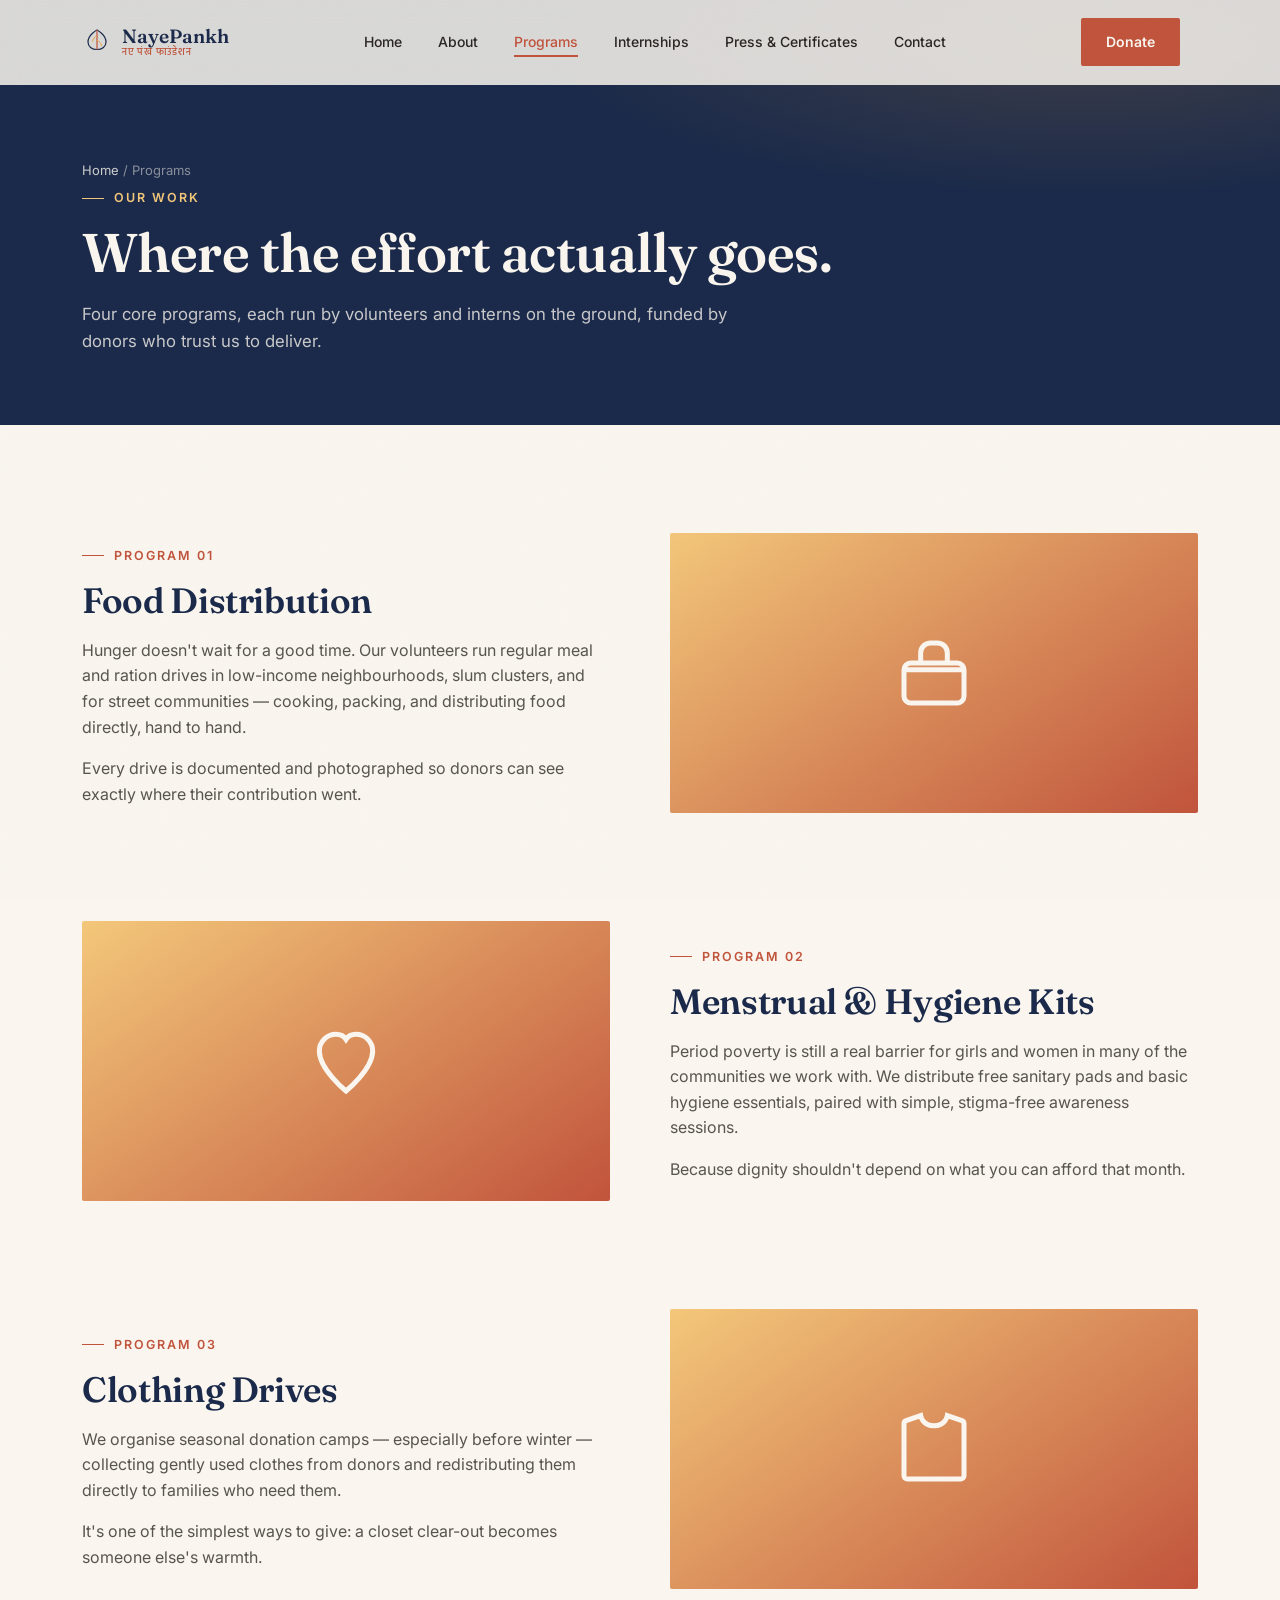
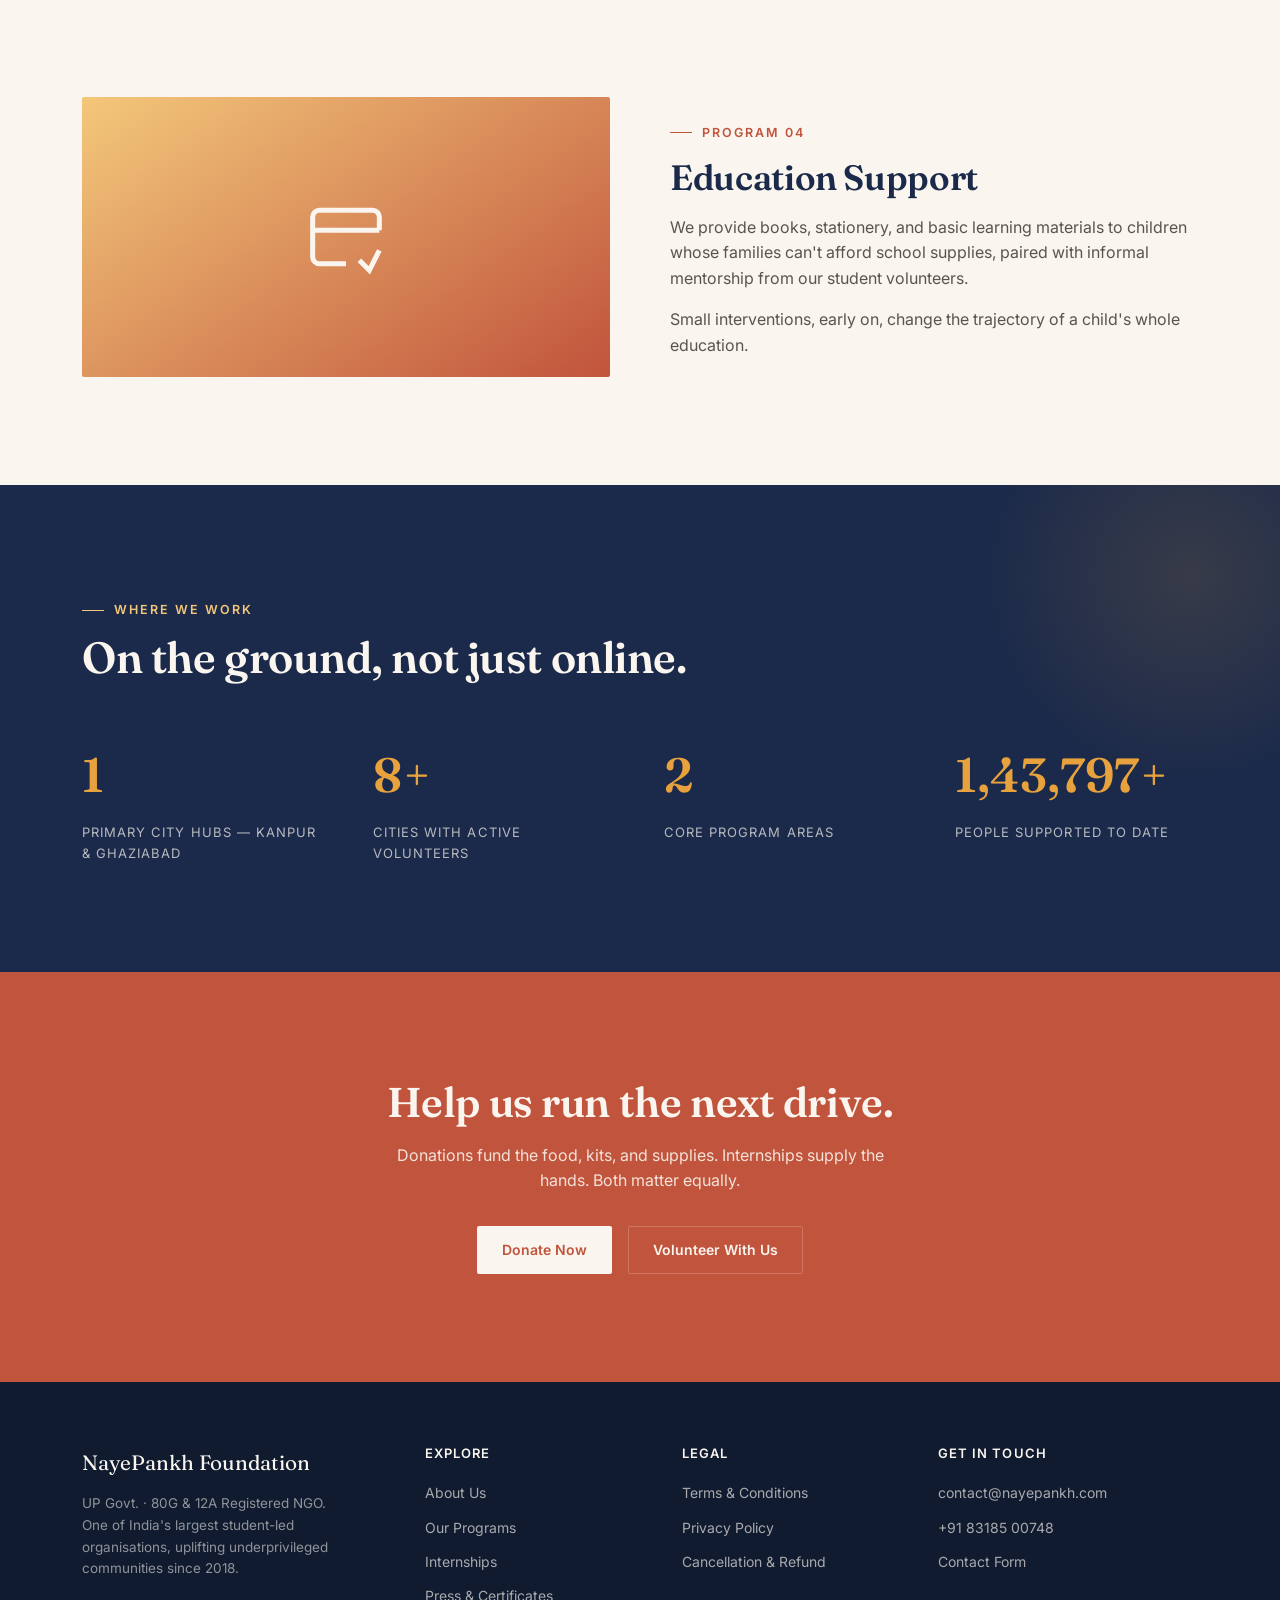
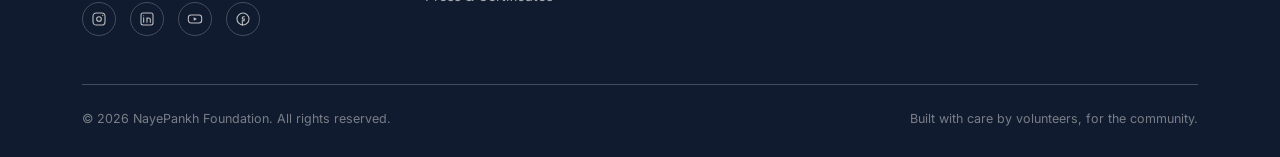
<file: programs.html>
<!DOCTYPE html>
<html lang="en">
<head>
<meta charset="UTF-8">
<meta name="viewport" content="width=device-width, initial-scale=1.0">
<title>Our Programs — NayePankh Foundation</title>
<meta name="description" content="Explore NayePankh Foundation's core programs: food distribution, menstrual hygiene kits, clothing drives, and education support for underprivileged communities.">
<link rel="stylesheet" href="css/style.css">
</head>
<body>

<div class="grain"></div>

<header class="site-header">
  <nav class="nav-wrap">
    <a href="index.html" class="logo">
      <svg class="mark" viewBox="0 0 40 40" fill="none" xmlns="http://www.w3.org/2000/svg">
        <path d="M20 4C20 4 8 10 8 20C8 26 13 30 20 30C27 30 32 26 32 20C32 10 20 4 20 4Z" stroke="#1B2A4A" stroke-width="1.6"/>
        <path d="M20 4V30" stroke="#C1543C" stroke-width="1.6"/>
        <path d="M20 12C20 12 14 14 14 19" stroke="#E8A23D" stroke-width="1.3" stroke-linecap="round"/>
        <path d="M20 18C20 18 26 20 26 25" stroke="#E8A23D" stroke-width="1.3" stroke-linecap="round"/>
      </svg>
      <span class="logo-stack">NayePankh<span class="hindi-tag">नए पंख फाउंडेशन</span></span>
    </a>
    <div class="nav-links">
      <a href="index.html">Home</a>
      <a href="about.html">About</a>
      <a href="programs.html">Programs</a>
      <a href="internships.html">Internships</a>
      <a href="certificates.html">Press &amp; Certificates</a>
      <a href="contact.html">Contact</a>
    </div>
    <a href="donate.html" class="btn btn-primary" style="margin-right:18px;">Donate</a>
    <button class="hamburger" aria-label="Menu"><span></span><span></span><span></span></button>
  </nav>
</header>

<div class="mobile-nav">
  <a href="index.html">Home</a>
  <a href="about.html">About</a>
  <a href="programs.html">Programs</a>
  <a href="internships.html">Internships</a>
  <a href="certificates.html">Press &amp; Certificates</a>
  <a href="contact.html">Contact</a>
  <a href="donate.html" class="btn btn-primary">Donate Now</a>
</div>

<section class="page-hero">
  <div class="container">
    <div class="breadcrumb"><a href="index.html">Home</a> / Programs</div>
    <span class="eyebrow">Our Work</span>
    <h1>Where the effort actually goes.</h1>
    <p>Four core programs, each run by volunteers and interns on the ground, funded by donors who trust us to deliver.</p>
  </div>
</section>

<section>
  <div class="container">
    <div class="two-col reveal" style="align-items:center;">
      <div>
        <span class="eyebrow">Program 01</span>
        <h2 style="margin:16px 0 18px; font-size:2.2rem;">Food Distribution</h2>
        <p style="color:rgba(42,38,34,0.78); margin-bottom:16px;">Hunger doesn't wait for a good time. Our volunteers run regular meal and ration drives in low-income neighbourhoods, slum clusters, and for street communities — cooking, packing, and distributing food directly, hand to hand.</p>
        <p style="color:rgba(42,38,34,0.78);">Every drive is documented and photographed so donors can see exactly where their contribution went.</p>
      </div>
      <div class="founder-portrait reveal" style="width:100%; height:280px; border-radius:var(--radius); margin:0 auto;">
        <svg viewBox="0 0 24 24" fill="none" style="width:80px; height:80px;"><path d="M3 11H21M3 11C3 9.9 3.9 9 5 9H19C20.1 9 21 9.9 21 11M3 11V19C3 20.1 3.9 21 5 21H19C20.1 21 21 20.1 21 19V11M8 9V6C8 4.3 9.3 3 11 3H13C14.7 3 16 4.3 16 6V9" stroke="currentColor" stroke-width="1.5"/></svg>
      </div>
    </div>
  </div>
</section>

<section style="padding-top:0;">
  <div class="container">
    <div class="two-col reveal" style="align-items:center;">
      <div class="founder-portrait reveal" style="width:100%; height:280px; border-radius:var(--radius); margin:0 auto; order:1;">
        <svg viewBox="0 0 24 24" fill="none" style="width:80px; height:80px;"><path d="M12 21C12 21 4 14.5 4 9C4 6.2 6.2 4 9 4C10.5 4 11.5 4.7 12 5.5C12.5 4.7 13.5 4 15 4C17.8 4 20 6.2 20 9C20 14.5 12 21 12 21Z" stroke="currentColor" stroke-width="1.5"/></svg>
      </div>
      <div style="order:2;">
        <span class="eyebrow">Program 02</span>
        <h2 style="margin:16px 0 18px; font-size:2.2rem;">Menstrual &amp; Hygiene Kits</h2>
        <p style="color:rgba(42,38,34,0.78); margin-bottom:16px;">Period poverty is still a real barrier for girls and women in many of the communities we work with. We distribute free sanitary pads and basic hygiene essentials, paired with simple, stigma-free awareness sessions.</p>
        <p style="color:rgba(42,38,34,0.78);">Because dignity shouldn't depend on what you can afford that month.</p>
      </div>
    </div>
  </div>
</section>

<section style="padding-top:0;">
  <div class="container">
    <div class="two-col reveal" style="align-items:center;">
      <div>
        <span class="eyebrow">Program 03</span>
        <h2 style="margin:16px 0 18px; font-size:2.2rem;">Clothing Drives</h2>
        <p style="color:rgba(42,38,34,0.78); margin-bottom:16px;">We organise seasonal donation camps — especially before winter — collecting gently used clothes from donors and redistributing them directly to families who need them.</p>
        <p style="color:rgba(42,38,34,0.78);">It's one of the simplest ways to give: a closet clear-out becomes someone else's warmth.</p>
      </div>
      <div class="founder-portrait reveal" style="width:100%; height:280px; border-radius:var(--radius); margin:0 auto;">
        <svg viewBox="0 0 24 24" fill="none" style="width:80px; height:80px;"><path d="M20.38 3.46L16 2C16 2 15.5 5 12 5C8.5 5 8 2 8 2L3.62 3.46C3.24 3.6 3 3.96 3 4.37V20C3 20.55 3.45 21 4 21H20C20.55 21 21 20.55 21 20V4.37C21 3.96 20.76 3.6 20.38 3.46Z" stroke="currentColor" stroke-width="1.5"/></svg>
      </div>
    </div>
  </div>
</section>

<section style="padding-top:0;">
  <div class="container">
    <div class="two-col reveal" style="align-items:center;">
      <div class="founder-portrait reveal" style="width:100%; height:280px; border-radius:var(--radius); margin:0 auto; order:1;">
        <svg viewBox="0 0 24 24" fill="none" style="width:80px; height:80px;"><path d="M22 10V6C22 4.9 21.1 4 20 4H4C2.9 4 2 4.9 2 6V18C2 19.1 2.9 20 4 20H12M16 19L19 22L22 16" stroke="currentColor" stroke-width="1.5"/><path d="M2 10H22" stroke="currentColor" stroke-width="1.5"/></svg>
      </div>
      <div style="order:2;">
        <span class="eyebrow">Program 04</span>
        <h2 style="margin:16px 0 18px; font-size:2.2rem;">Education Support</h2>
        <p style="color:rgba(42,38,34,0.78); margin-bottom:16px;">We provide books, stationery, and basic learning materials to children whose families can't afford school supplies, paired with informal mentorship from our student volunteers.</p>
        <p style="color:rgba(42,38,34,0.78);">Small interventions, early on, change the trajectory of a child's whole education.</p>
      </div>
    </div>
  </div>
</section>

<section class="impact">
  <div class="container">
    <div class="section-head reveal">
      <span class="eyebrow">Where We Work</span>
      <h2>On the ground, not just online.</h2>
    </div>
    <div class="impact-grid reveal-stagger">
      <div class="impact-card">
        <div class="stat-num"><span data-count="2">0</span></div>
        <div class="stat-label">Primary city hubs — Kanpur &amp; Ghaziabad</div>
      </div>
      <div class="impact-card">
        <div class="stat-num"><span data-count="12">0</span>+</div>
        <div class="stat-label">Cities with active volunteers</div>
      </div>
      <div class="impact-card">
        <div class="stat-num"><span data-count="4">0</span></div>
        <div class="stat-label">Core program areas</div>
      </div>
      <div class="impact-card">
        <div class="stat-num"><span data-count="200000">0</span>+</div>
        <div class="stat-label">People supported to date</div>
      </div>
    </div>
  </div>
</section>

<section class="cta-band">
  <div class="container reveal">
    <h2>Help us run the next drive.</h2>
    <p>Donations fund the food, kits, and supplies. Internships supply the hands. Both matter equally.</p>
    <div class="hero-ctas" style="justify-content:center;">
      <a href="donate.html" class="btn btn-primary">Donate Now</a>
      <a href="internships.html" class="btn btn-ghost-light">Volunteer With Us</a>
    </div>
  </div>
</section>

<footer>
  <div class="container">
    <div class="footer-grid">
      <div>
        <div class="footer-brand">NayePankh Foundation</div>
        <p class="footer-tagline">UP Govt. &middot; 80G &amp; 12A Registered NGO. One of India's largest student-led organisations, uplifting underprivileged communities since 2018.</p>
        <div class="social-row" style="margin-top:22px;">
          <a href="https://www.instagram.com/nayepankhfoundation" aria-label="Instagram"><svg viewBox="0 0 24 24" fill="none"><rect x="3" y="3" width="18" height="18" rx="5" stroke="currentColor" stroke-width="1.6"/><circle cx="12" cy="12" r="3.5" stroke="currentColor" stroke-width="1.6"/><circle cx="17.5" cy="6.5" r="1" fill="currentColor"/></svg></a>
          <a href="https://www.linkedin.com/company/nayepankh" aria-label="LinkedIn"><svg viewBox="0 0 24 24" fill="none"><rect x="3" y="3" width="18" height="18" rx="3" stroke="currentColor" stroke-width="1.6"/><path d="M7 10V17M7 7V7.01M12 17V13C12 11.5 13 10.5 14.5 10.5C16 10.5 17 11.5 17 13V17M12 10V17" stroke="currentColor" stroke-width="1.6" stroke-linecap="round"/></svg></a>
          <a href="https://www.youtube.com/@nayepankhfoundation" aria-label="YouTube"><svg viewBox="0 0 24 24" fill="none"><rect x="2" y="6" width="20" height="12" rx="4" stroke="currentColor" stroke-width="1.6"/><path d="M10 9.5L15 12L10 14.5V9.5Z" fill="currentColor"/></svg></a>
          <a href="https://www.facebook.com/nayepankhfoundation" aria-label="Facebook"><svg viewBox="0 0 24 24" fill="none"><circle cx="12" cy="12" r="9" stroke="currentColor" stroke-width="1.6"/><path d="M14 8.5H12.5C11.7 8.5 11 9.2 11 10V12H14L13.6 14.5H11V21" stroke="currentColor" stroke-width="1.6" stroke-linecap="round"/></svg></a>
        </div>
      </div>
      <div class="footer-col">
        <h4>Explore</h4>
        <a href="about.html">About Us</a>
        <a href="programs.html">Our Programs</a>
        <a href="internships.html">Internships</a>
        <a href="certificates.html">Press &amp; Certificates</a>
      </div>
      <div class="footer-col">
        <h4>Legal</h4>
        <a href="terms.html">Terms &amp; Conditions</a>
        <a href="terms.html#privacy">Privacy Policy</a>
        <a href="terms.html#refund">Cancellation &amp; Refund</a>
      </div>
      <div class="footer-col">
        <h4>Get In Touch</h4>
        <a href="mailto:contact@nayepankh.com">contact@nayepankh.com</a>
        <a href="tel:+918318500748">+91 83185 00748</a>
        <a href="contact.html">Contact Form</a>
      </div>
    </div>
    <div class="footer-bottom">
      <span>&copy; 2026 NayePankh Foundation. All rights reserved.</span>
      <span>Built with care by volunteers, for the community.</span>
    </div>
  </div>
</footer>

<button class="back-top" aria-label="Back to top">
  <svg viewBox="0 0 24 24" fill="none"><path d="M12 19V5M12 5L6 11M12 5L18 11" stroke="currentColor" stroke-width="2" stroke-linecap="round" stroke-linejoin="round"/></svg>
</button>

<script src="js/main.js"></script>
</body>
</html>
</file>
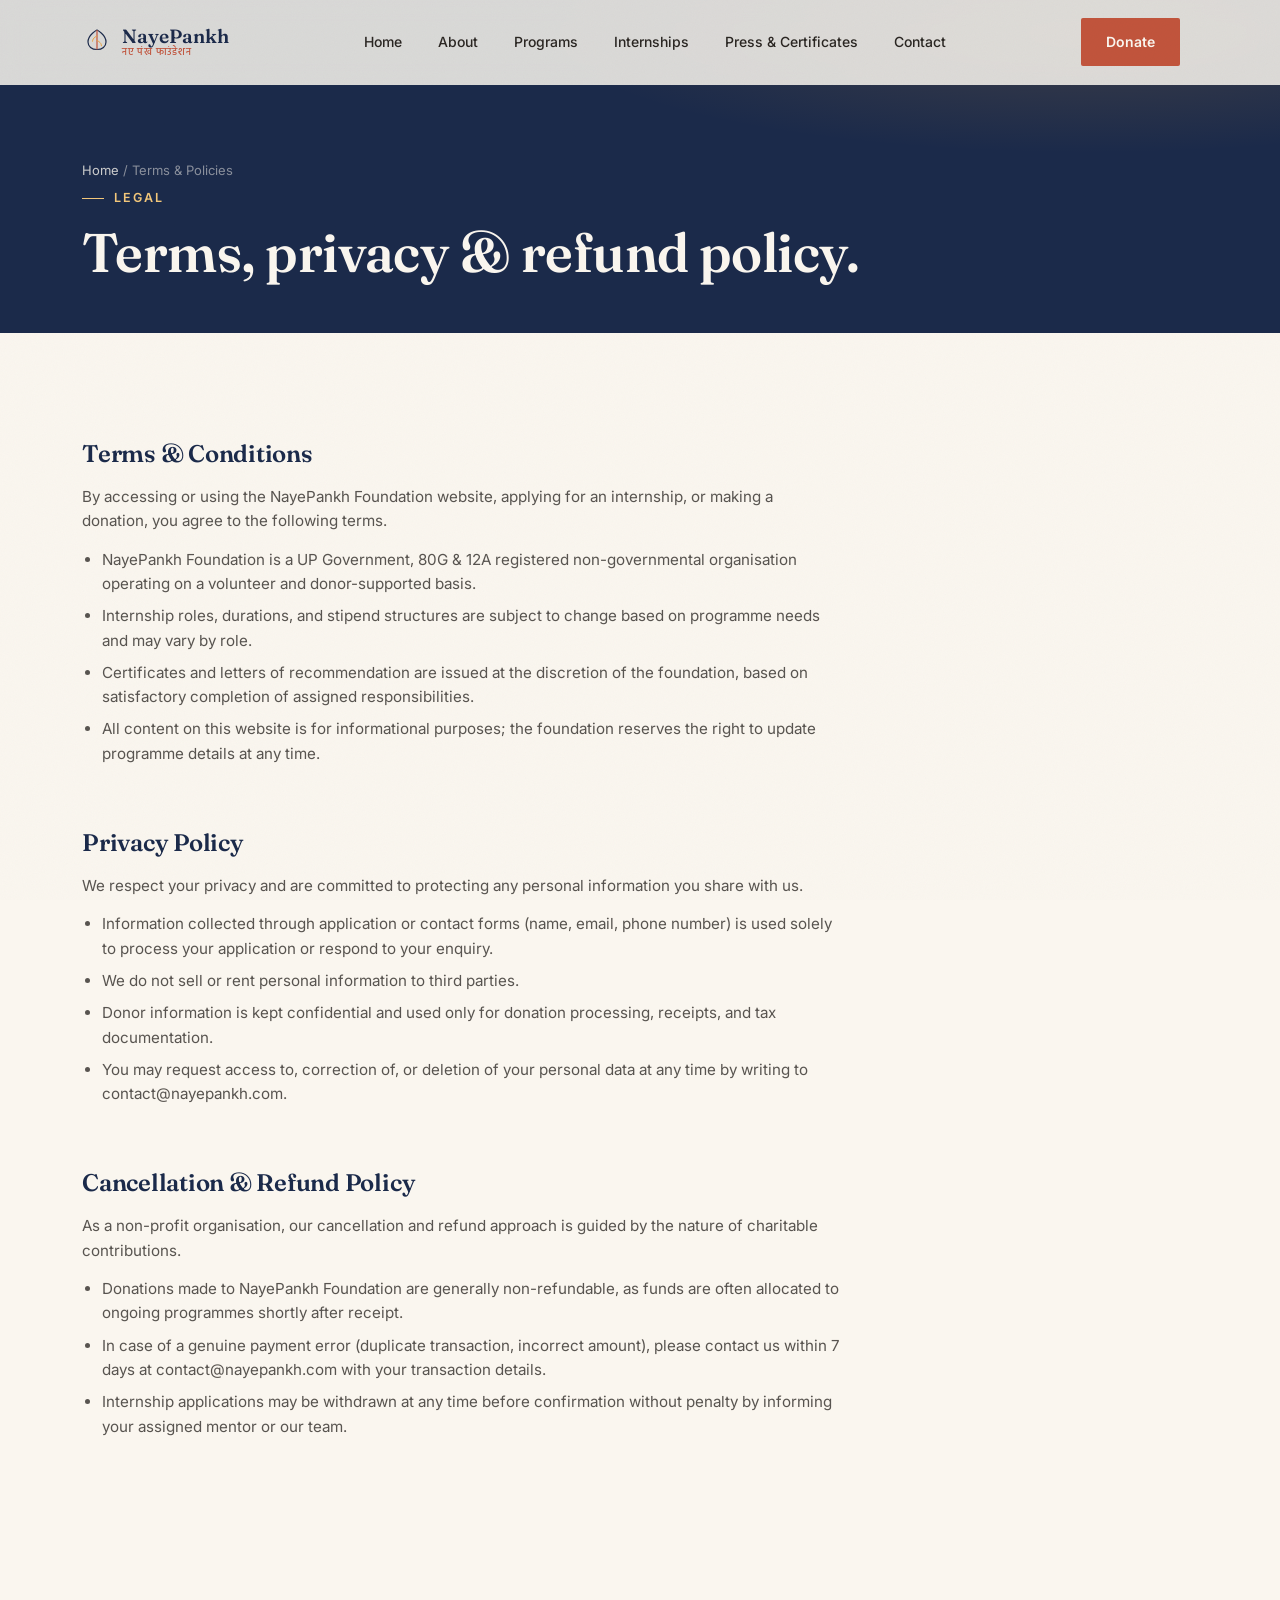
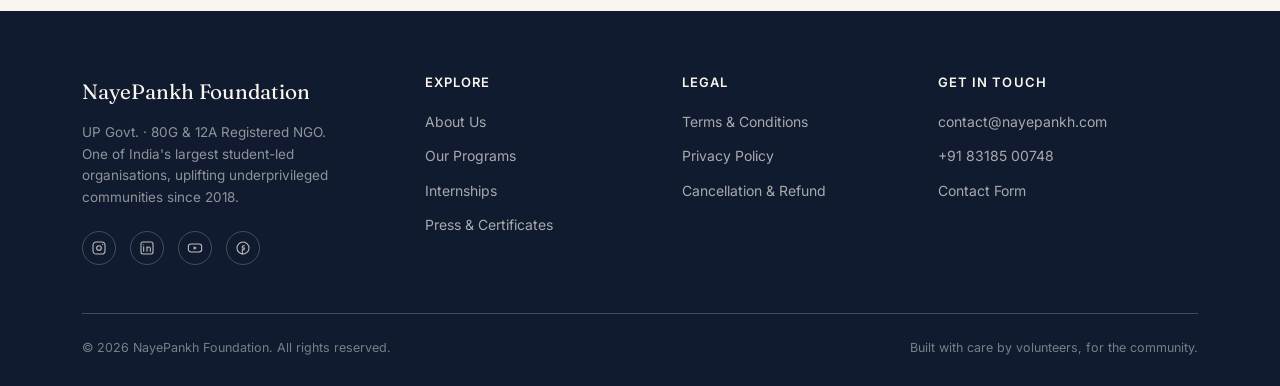
<file: terms.html>
<!DOCTYPE html>
<html lang="en">
<head>
<meta charset="UTF-8">
<meta name="viewport" content="width=device-width, initial-scale=1.0">
<title>Terms & Policies — NayePankh Foundation</title>
<meta name="description" content="Terms and conditions, privacy policy, and cancellation/refund policy for NayePankh Foundation.">
<link rel="stylesheet" href="css/style.css">
<style>
  .legal-block{max-width:760px; margin-bottom:64px;}
  .legal-block h2{margin-bottom:18px;}
  .legal-block p{color:rgba(42,38,34,0.78); margin-bottom:14px; font-size:0.95rem;}
  .legal-block ul{margin:14px 0 14px 20px; color:rgba(42,38,34,0.78); font-size:0.95rem;}
  .legal-block li{list-style:disc; margin-bottom:8px;}
</style>
</head>
<body>

<div class="grain"></div>

<header class="site-header">
  <nav class="nav-wrap">
    <a href="index.html" class="logo">
      <svg class="mark" viewBox="0 0 40 40" fill="none" xmlns="http://www.w3.org/2000/svg">
        <path d="M20 4C20 4 8 10 8 20C8 26 13 30 20 30C27 30 32 26 32 20C32 10 20 4 20 4Z" stroke="#1B2A4A" stroke-width="1.6"/>
        <path d="M20 4V30" stroke="#C1543C" stroke-width="1.6"/>
        <path d="M20 12C20 12 14 14 14 19" stroke="#E8A23D" stroke-width="1.3" stroke-linecap="round"/>
        <path d="M20 18C20 18 26 20 26 25" stroke="#E8A23D" stroke-width="1.3" stroke-linecap="round"/>
      </svg>
      <span class="logo-stack">NayePankh<span class="hindi-tag">नए पंख फाउंडेशन</span></span>
    </a>
    <div class="nav-links">
      <a href="index.html">Home</a>
      <a href="about.html">About</a>
      <a href="programs.html">Programs</a>
      <a href="internships.html">Internships</a>
      <a href="certificates.html">Press &amp; Certificates</a>
      <a href="contact.html">Contact</a>
    </div>
    <a href="donate.html" class="btn btn-primary" style="margin-right:18px;">Donate</a>
    <button class="hamburger" aria-label="Menu"><span></span><span></span><span></span></button>
  </nav>
</header>

<div class="mobile-nav">
  <a href="index.html">Home</a>
  <a href="about.html">About</a>
  <a href="programs.html">Programs</a>
  <a href="internships.html">Internships</a>
  <a href="certificates.html">Press &amp; Certificates</a>
  <a href="contact.html">Contact</a>
  <a href="donate.html" class="btn btn-primary">Donate Now</a>
</div>

<section class="page-hero" style="padding-bottom:50px;">
  <div class="container">
    <div class="breadcrumb"><a href="index.html">Home</a> / Terms &amp; Policies</div>
    <span class="eyebrow">Legal</span>
    <h1>Terms, privacy &amp; refund policy.</h1>
  </div>
</section>

<section>
  <div class="container">

    <div class="legal-block reveal" id="terms">
      <h2>Terms &amp; Conditions</h2>
      <p>By accessing or using the NayePankh Foundation website, applying for an internship, or making a donation, you agree to the following terms.</p>
      <ul>
        <li>NayePankh Foundation is a UP Government, 80G &amp; 12A registered non-governmental organisation operating on a volunteer and donor-supported basis.</li>
        <li>Internship roles, durations, and stipend structures are subject to change based on programme needs and may vary by role.</li>
        <li>Certificates and letters of recommendation are issued at the discretion of the foundation, based on satisfactory completion of assigned responsibilities.</li>
        <li>All content on this website is for informational purposes; the foundation reserves the right to update programme details at any time.</li>
      </ul>
    </div>

    <div class="legal-block reveal" id="privacy">
      <h2>Privacy Policy</h2>
      <p>We respect your privacy and are committed to protecting any personal information you share with us.</p>
      <ul>
        <li>Information collected through application or contact forms (name, email, phone number) is used solely to process your application or respond to your enquiry.</li>
        <li>We do not sell or rent personal information to third parties.</li>
        <li>Donor information is kept confidential and used only for donation processing, receipts, and tax documentation.</li>
        <li>You may request access to, correction of, or deletion of your personal data at any time by writing to contact@nayepankh.com.</li>
      </ul>
    </div>

    <div class="legal-block reveal" id="refund">
      <h2>Cancellation &amp; Refund Policy</h2>
      <p>As a non-profit organisation, our cancellation and refund approach is guided by the nature of charitable contributions.</p>
      <ul>
        <li>Donations made to NayePankh Foundation are generally non-refundable, as funds are often allocated to ongoing programmes shortly after receipt.</li>
        <li>In case of a genuine payment error (duplicate transaction, incorrect amount), please contact us within 7 days at contact@nayepankh.com with your transaction details.</li>
        <li>Internship applications may be withdrawn at any time before confirmation without penalty by informing your assigned mentor or our team.</li>
      </ul>
    </div>

  </div>
</section>

<footer>
  <div class="container">
    <div class="footer-grid">
      <div>
        <div class="footer-brand">NayePankh Foundation</div>
        <p class="footer-tagline">UP Govt. &middot; 80G &amp; 12A Registered NGO. One of India's largest student-led organisations, uplifting underprivileged communities since 2018.</p>
        <div class="social-row" style="margin-top:22px;">
          <a href="https://www.instagram.com/nayepankhfoundation" aria-label="Instagram"><svg viewBox="0 0 24 24" fill="none"><rect x="3" y="3" width="18" height="18" rx="5" stroke="currentColor" stroke-width="1.6"/><circle cx="12" cy="12" r="3.5" stroke="currentColor" stroke-width="1.6"/><circle cx="17.5" cy="6.5" r="1" fill="currentColor"/></svg></a>
          <a href="https://www.linkedin.com/company/nayepankh" aria-label="LinkedIn"><svg viewBox="0 0 24 24" fill="none"><rect x="3" y="3" width="18" height="18" rx="3" stroke="currentColor" stroke-width="1.6"/><path d="M7 10V17M7 7V7.01M12 17V13C12 11.5 13 10.5 14.5 10.5C16 10.5 17 11.5 17 13V17M12 10V17" stroke="currentColor" stroke-width="1.6" stroke-linecap="round"/></svg></a>
          <a href="https://www.youtube.com/@nayepankhfoundation" aria-label="YouTube"><svg viewBox="0 0 24 24" fill="none"><rect x="2" y="6" width="20" height="12" rx="4" stroke="currentColor" stroke-width="1.6"/><path d="M10 9.5L15 12L10 14.5V9.5Z" fill="currentColor"/></svg></a>
          <a href="https://www.facebook.com/nayepankhfoundation" aria-label="Facebook"><svg viewBox="0 0 24 24" fill="none"><circle cx="12" cy="12" r="9" stroke="currentColor" stroke-width="1.6"/><path d="M14 8.5H12.5C11.7 8.5 11 9.2 11 10V12H14L13.6 14.5H11V21" stroke="currentColor" stroke-width="1.6" stroke-linecap="round"/></svg></a>
        </div>
      </div>
      <div class="footer-col">
        <h4>Explore</h4>
        <a href="about.html">About Us</a>
        <a href="programs.html">Our Programs</a>
        <a href="internships.html">Internships</a>
        <a href="certificates.html">Press &amp; Certificates</a>
      </div>
      <div class="footer-col">
        <h4>Legal</h4>
        <a href="terms.html">Terms &amp; Conditions</a>
        <a href="terms.html#privacy">Privacy Policy</a>
        <a href="terms.html#refund">Cancellation &amp; Refund</a>
      </div>
      <div class="footer-col">
        <h4>Get In Touch</h4>
        <a href="mailto:contact@nayepankh.com">contact@nayepankh.com</a>
        <a href="tel:+918318500748">+91 83185 00748</a>
        <a href="contact.html">Contact Form</a>
      </div>
    </div>
    <div class="footer-bottom">
      <span>&copy; 2026 NayePankh Foundation. All rights reserved.</span>
      <span>Built with care by volunteers, for the community.</span>
    </div>
  </div>
</footer>

<button class="back-top" aria-label="Back to top">
  <svg viewBox="0 0 24 24" fill="none"><path d="M12 19V5M12 5L6 11M12 5L18 11" stroke="currentColor" stroke-width="2" stroke-linecap="round" stroke-linejoin="round"/></svg>
</button>

<script src="js/main.js"></script>
</body>
</html>
</file>
<file: css/style.css>
@import url('https://fonts.googleapis.com/css2?family=Fraunces:ital,opsz,wght@0,9..144,300;0,9..144,400;0,9..144,500;0,9..144,600;0,9..144,700;1,9..144,400;1,9..144,500&family=Inter:wght@400;500;600;700&family=Hind:wght@500;600&display=swap');

/* ============ TOKENS ============ */
:root{
  --ink:#2A2622;
  --ivory:#FAF6EF;
  --ivory-deep:#F1EADA;
  --indigo:#1B2A4A;
  --indigo-deep:#101B30;
  --marigold:#E8A23D;
  --marigold-soft:#F3C77A;
  --terracotta:#C1543C;
  --sage:#7C9070;
  --line: rgba(42,38,34,0.14);
  --line-light: rgba(250,246,239,0.22);

  --display: 'Fraunces', serif;
  --body: 'Inter', sans-serif;
  --hindi: 'Hind', sans-serif;

  --container: 1180px;
  --radius: 2px;
  --ease: cubic-bezier(.22,.61,.36,1);
}

*{box-sizing:border-box; margin:0; padding:0;}
html{scroll-behavior:smooth;}
@media (prefers-reduced-motion: reduce){
  html{scroll-behavior:auto;}
  *{animation-duration:0.001ms !important; animation-iteration-count:1 !important; transition-duration:0.001ms !important; scroll-behavior:auto !important;}
}

body{
  font-family:var(--body);
  background:var(--ivory);
  color:var(--ink);
  line-height:1.6;
  font-size:16px;
  overflow-x:hidden;
}

img{max-width:100%; display:block;}
a{color:inherit; text-decoration:none;}
ul{list-style:none;}
button{font-family:inherit; cursor:pointer;}

.container{
  max-width:var(--container);
  margin:0 auto;
  padding:0 32px;
}

/* paper grain texture overlay */
.grain{
  position:fixed; inset:0; pointer-events:none; z-index:9999;
  opacity:0.035; mix-blend-mode:multiply;
  background-image:url("data:image/svg+xml,%3Csvg xmlns='http://www.w3.org/2000/svg' width='200' height='200'%3E%3Cfilter id='n'%3E%3CfeTurbulence type='fractalNoise' baseFrequency='0.9' numOctaves='3' stitchTiles='stitch'/%3E%3C/filter%3E%3Crect width='100%25' height='100%25' filter='url(%23n)'/%3E%3C/svg%3E");
}

.eyebrow{
  font-family:var(--body);
  font-size:12.5px;
  font-weight:600;
  letter-spacing:0.16em;
  text-transform:uppercase;
  color:var(--terracotta);
  display:inline-flex;
  align-items:center;
  gap:10px;
}
.eyebrow::before{
  content:"";
  width:22px; height:1px;
  background:var(--terracotta);
  display:inline-block;
}

h1,h2,h3,h4{
  font-family:var(--display);
  font-weight:600;
  line-height:1.08;
  letter-spacing:-0.01em;
  color:var(--indigo);
}

.lede{
  font-family:var(--display);
  font-style:italic;
  font-weight:400;
  font-size:1.3rem;
  color:var(--ink);
  opacity:0.85;
}

/* ============ HEADER / NAV ============ */
.site-header{
  position:fixed; top:0; left:0; right:0; z-index:1000;
  background:rgba(250,246,239,0.86);
  backdrop-filter:blur(10px);
  border-bottom:1px solid transparent;
  transition:border-color .3s var(--ease), background .3s var(--ease);
}
.site-header.scrolled{
  border-bottom-color:var(--line);
  background:rgba(250,246,239,0.96);
}
.nav-wrap{
  display:flex; align-items:center; justify-content:space-between;
  padding:18px 32px;
  max-width:var(--container);
  margin:0 auto;
}
.logo{
  display:flex; align-items:center; gap:10px;
  font-family:var(--display);
  font-weight:600;
  font-size:1.2rem;
  color:var(--indigo);
}
.logo .mark{width:30px; height:30px; flex-shrink:0;}
.logo .hindi-tag{
  font-family:var(--hindi);
  font-size:0.6rem;
  font-weight:500;
  letter-spacing:0.08em;
  color:var(--terracotta);
  display:block;
  margin-top:1px;
}
.logo-stack{display:flex; flex-direction:column; line-height:1.1;}

.nav-links{
  display:flex; align-items:center; gap:36px;
}
.nav-links a{
  font-size:14px; font-weight:500;
  color:var(--ink);
  position:relative;
  padding:4px 0;
}
.nav-links a::after{
  content:""; position:absolute; left:0; bottom:0;
  width:0; height:2px; background:var(--terracotta);
  transition:width .25s var(--ease);
}
.nav-links a:hover::after, .nav-links a.active::after{width:100%;}
.nav-links a.active{color:var(--terracotta);}

.btn{
  display:inline-flex; align-items:center; gap:8px;
  font-size:14px; font-weight:600;
  padding:12px 24px;
  border-radius:var(--radius);
  border:1px solid transparent;
  transition:transform .25s var(--ease), background .25s var(--ease), color .25s var(--ease), border-color .25s var(--ease);
}
.btn-primary{
  background:var(--terracotta); color:var(--ivory);
}
.btn-primary:hover{background:#a8472f; transform:translateY(-2px);}
.btn-outline{
  border-color:var(--indigo); color:var(--indigo);
}
.btn-outline:hover{background:var(--indigo); color:var(--ivory); transform:translateY(-2px);}
.btn-ghost-light{
  border-color:var(--line-light); color:var(--ivory);
}
.btn-ghost-light:hover{background:var(--ivory); color:var(--indigo);}

.hamburger{
  display:none;
  flex-direction:column; gap:5px;
  background:none; border:none;
  width:28px;
}
.hamburger span{
  display:block; height:2px; width:100%;
  background:var(--indigo);
  transition:transform .3s var(--ease), opacity .3s var(--ease);
}
.hamburger.open span:nth-child(1){transform:translateY(7px) rotate(45deg);}
.hamburger.open span:nth-child(2){opacity:0;}
.hamburger.open span:nth-child(3){transform:translateY(-7px) rotate(-45deg);}

/* ============ MOBILE NAV ============ */
.mobile-nav{
  position:fixed; inset:0; z-index:999;
  background:var(--indigo);
  display:flex; flex-direction:column;
  justify-content:center;
  padding:32px;
  transform:translateY(-100%);
  transition:transform .45s var(--ease);
}
.mobile-nav.open{transform:translateY(0);}
.mobile-nav a{
  font-family:var(--display);
  font-size:2rem;
  color:var(--ivory);
  padding:14px 0;
  border-bottom:1px solid var(--line-light);
  display:block;
}
.mobile-nav .btn{margin-top:24px; align-self:flex-start;}

/* ============ HERO ============ */
.hero{
  position:relative;
  min-height:100vh;
  display:flex; align-items:center;
  background:var(--indigo);
  color:var(--ivory);
  overflow:hidden;
  padding-top:90px;
}
.hero::before{
  content:"";
  position:absolute; inset:0;
  background:
    radial-gradient(ellipse 80% 60% at 80% 20%, rgba(232,162,61,0.18), transparent 60%),
    radial-gradient(ellipse 60% 50% at 10% 90%, rgba(193,84,60,0.16), transparent 60%);
  pointer-events:none;
}
.hero-grid{
  display:grid;
  grid-template-columns:1.1fr 0.9fr;
  gap:40px;
  align-items:center;
  position:relative; z-index:2;
  width:100%;
}
.hero-eyebrow{color:var(--marigold-soft);}
.hero-eyebrow::before{background:var(--marigold-soft);}
.hero h1{
  font-size:clamp(2.6rem, 5.2vw, 4.4rem);
  color:var(--ivory);
  margin:18px 0 22px;
}
.hero h1 em{
  font-style:italic;
  color:var(--marigold);
  font-weight:500;
}
.hero p.sub{
  font-size:1.1rem;
  color:rgba(250,246,239,0.8);
  max-width:50ch;
  margin-bottom:34px;
}
.hero-ctas{display:flex; gap:16px; flex-wrap:wrap;}

.wing-stage{
  position:relative;
  height:480px;
  display:flex; align-items:center; justify-content:center;
}
.wing-svg{width:100%; height:100%; max-width:460px;}
.feather{
  transform-origin:var(--ox) var(--oy);
  opacity:0;
}
.wing-svg.animate .feather{
  animation:featherOpen 0.9s var(--ease) forwards;
}

@keyframes featherOpen{
  from{opacity:0; transform:rotate(-18deg) scale(0.85);}
  to{opacity:1; transform:rotate(0deg) scale(1);}
}

.hero-stats-strip{
  position:relative; z-index:2;
  border-top:1px solid var(--line-light);
  margin-top:64px;
}
.stats-row{
  display:grid;
  grid-template-columns:repeat(4,1fr);
}
.stat-item{
  padding:26px 24px;
  border-right:1px solid var(--line-light);
}
.stat-item:last-child{border-right:none;}
.stat-num{
  font-family:var(--display);
  font-size:2.1rem;
  font-weight:600;
  color:var(--marigold);
  display:flex; align-items:baseline; gap:2px;
}
.stat-label{
  font-size:12.5px;
  color:rgba(250,246,239,0.65);
  text-transform:uppercase;
  letter-spacing:0.08em;
  margin-top:4px;
}

.scroll-cue{
  position:absolute; bottom:28px; left:50%; transform:translateX(-50%);
  z-index:3;
  display:flex; flex-direction:column; align-items:center; gap:8px;
  color:rgba(250,246,239,0.55);
  font-size:11px;
  letter-spacing:0.1em;
  text-transform:uppercase;
}
.scroll-cue .line{
  width:1px; height:34px;
  background:linear-gradient(to bottom, rgba(250,246,239,0.6), transparent);
  animation:scrollPulse 2s ease-in-out infinite;
}
@keyframes scrollPulse{
  0%,100%{transform:scaleY(1); opacity:0.6;}
  50%{transform:scaleY(0.6); opacity:1;}
}

/* ============ SECTION SCAFFOLD ============ */
section{padding:108px 0;}
.section-head{
  max-width:640px;
  margin-bottom:56px;
}
.section-head h2{
  font-size:clamp(2rem, 3.4vw, 2.8rem);
  margin-top:14px;
}
.section-head.center{margin-left:auto; margin-right:auto; text-align:center;}

.reveal{
  opacity:0;
  transform:translateY(28px);
  transition:opacity .8s var(--ease), transform .8s var(--ease);
}
.reveal.in-view{opacity:1; transform:translateY(0);}
.reveal-stagger > *{
  opacity:0; transform:translateY(24px);
  transition:opacity .7s var(--ease), transform .7s var(--ease);
}
.reveal-stagger.in-view > *{opacity:1; transform:translateY(0);}
.reveal-stagger.in-view > *:nth-child(1){transition-delay:0.05s;}
.reveal-stagger.in-view > *:nth-child(2){transition-delay:0.15s;}
.reveal-stagger.in-view > *:nth-child(3){transition-delay:0.25s;}
.reveal-stagger.in-view > *:nth-child(4){transition-delay:0.35s;}
.reveal-stagger.in-view > *:nth-child(5){transition-delay:0.45s;}
.reveal-stagger.in-view > *:nth-child(6){transition-delay:0.55s;}

/* ============ MISSION / ABOUT BAND ============ */
.mission{
  background:var(--ivory);
  position:relative;
}
.mission-grid{
  display:grid;
  grid-template-columns:0.85fr 1.15fr;
  gap:64px;
  align-items:start;
}
.mission-quote{
  font-family:var(--display);
  font-style:italic;
  font-size:1.7rem;
  line-height:1.4;
  color:var(--indigo);
  border-left:3px solid var(--marigold);
  padding-left:28px;
}
.mission-quote cite{
  display:block;
  font-style:normal;
  font-family:var(--body);
  font-size:13px;
  font-weight:600;
  letter-spacing:0.04em;
  color:var(--terracotta);
  margin-top:18px;
  text-transform:uppercase;
}
.mission-body p{margin-bottom:18px; color:rgba(42,38,34,0.85);}

/* ============ PILLARS / PROGRAMS ============ */
.pillars{background:var(--ivory-deep);}
.pillar-list{
  display:flex; flex-direction:column;
}
.pillar{
  display:grid;
  grid-template-columns:90px 1fr 140px;
  gap:28px;
  align-items:center;
  padding:34px 0;
  border-top:1px solid var(--line);
  transition:padding-left .3s var(--ease);
}
.pillar:last-child{border-bottom:1px solid var(--line);}
.pillar:hover{padding-left:14px;}
.pillar-num{
  font-family:var(--display);
  font-size:1rem;
  color:var(--terracotta);
  font-style:italic;
}
.pillar-icon{
  width:48px; height:48px;
  color:var(--indigo);
}
.pillar-title{
  font-family:var(--display);
  font-size:1.4rem;
  color:var(--indigo);
  margin-bottom:6px;
}
.pillar-desc{font-size:0.95rem; color:rgba(42,38,34,0.75); max-width:60ch;}
.pillar-arrow{
  justify-self:end;
  width:36px; height:36px;
  border-radius:50%;
  border:1px solid var(--line);
  display:flex; align-items:center; justify-content:center;
  transition:background .3s var(--ease), border-color .3s var(--ease), transform .3s var(--ease);
}
.pillar:hover .pillar-arrow{
  background:var(--terracotta); border-color:var(--terracotta); transform:rotate(45deg);
  color:var(--ivory);
}

/* ============ IMPACT NUMBERS ============ */
.impact{
  background:var(--indigo);
  color:var(--ivory);
  position:relative;
  overflow:hidden;
}
.impact::after{
  content:"";
  position:absolute; right:-120px; top:-120px;
  width:420px; height:420px;
  background:radial-gradient(circle, rgba(232,162,61,0.14), transparent 70%);
}
.impact-grid{
  display:grid;
  grid-template-columns:repeat(4,1fr);
  gap:48px;
  position:relative; z-index:1;
}
.impact-card .stat-num{
  font-size:3rem;
  color:var(--marigold);
}
.impact-card .stat-label{color:rgba(250,246,239,0.7); margin-top:8px; font-size:13px;}
.impact .section-head h2{color:var(--ivory);}
.impact .eyebrow{color:var(--marigold-soft);}
.impact .eyebrow::before{background:var(--marigold-soft);}

/* ============ TESTIMONIAL / FOUNDER ============ */
.founder-band{
  background:var(--ivory);
  border-top:1px solid var(--line);
  border-bottom:1px solid var(--line);
}
.founder-grid{
  display:grid;
  grid-template-columns:200px 1fr;
  gap:48px;
  align-items:center;
}
.founder-portrait{
  width:200px; height:200px;
  border-radius:50%;
  background:linear-gradient(145deg, var(--marigold-soft), var(--terracotta));
  display:flex; align-items:center; justify-content:center;
  position:relative;
}
.founder-portrait svg{width:60%; height:60%; color:var(--ivory);}
.founder-quote{
  font-family:var(--display);
  font-style:italic;
  font-size:1.5rem;
  color:var(--indigo);
  line-height:1.45;
}
.founder-name{
  margin-top:18px;
  font-size:14px; font-weight:600;
  color:var(--terracotta);
  text-transform:uppercase;
  letter-spacing:0.04em;
}
.founder-role{font-size:13px; color:rgba(42,38,34,0.6); margin-top:2px;}

/* ============ CTA BAND ============ */
.cta-band{
  background:var(--terracotta);
  color:var(--ivory);
  text-align:center;
}
.cta-band h2{color:var(--ivory); font-size:clamp(1.9rem,3.6vw,2.6rem);}
.cta-band p{max-width:50ch; margin:18px auto 32px; color:rgba(250,246,239,0.88);}
.cta-band .btn-primary{background:var(--ivory); color:var(--terracotta);}
.cta-band .btn-primary:hover{background:var(--indigo); color:var(--ivory);}

/* ============ FOOTER ============ */
footer{
  background:var(--indigo-deep);
  color:rgba(250,246,239,0.75);
  padding:64px 0 28px;
}
.footer-grid{
  display:grid;
  grid-template-columns:1.4fr 1fr 1fr 1.2fr;
  gap:40px;
  padding-bottom:48px;
  border-bottom:1px solid var(--line-light);
}
.footer-brand{
  font-family:var(--display);
  font-size:1.3rem;
  color:var(--ivory);
  margin-bottom:14px;
}
.footer-tagline{font-size:13.5px; color:rgba(250,246,239,0.55); max-width:30ch;}
.footer-col h4{
  font-family:var(--body);
  color:var(--ivory);
  font-size:13px;
  text-transform:uppercase;
  letter-spacing:0.08em;
  margin-bottom:16px;
}
.footer-col a{
  display:block;
  font-size:14px;
  color:rgba(250,246,239,0.65);
  padding:6px 0;
  transition:color .2s, padding-left .2s;
}
.footer-col a:hover{color:var(--marigold); padding-left:4px;}
.footer-bottom{
  display:flex; justify-content:space-between; align-items:center;
  padding-top:24px;
  font-size:12.5px;
  color:rgba(250,246,239,0.45);
  flex-wrap:wrap; gap:12px;
}
.social-row{display:flex; gap:14px;}
.social-row a{
  width:34px; height:34px;
  border:1px solid var(--line-light);
  border-radius:50%;
  display:flex; align-items:center; justify-content:center;
  transition:background .25s, border-color .25s, transform .25s;
}
.social-row a:hover{background:var(--marigold); border-color:var(--marigold); transform:translateY(-3px);}
.social-row svg{width:16px; height:16px;}

/* ============ PAGE HERO (inner pages) ============ */
.page-hero{
  background:var(--indigo);
  color:var(--ivory);
  padding:160px 0 70px;
  position:relative;
  overflow:hidden;
}
.page-hero::before{
  content:"";
  position:absolute; inset:0;
  background:radial-gradient(ellipse 70% 60% at 85% 10%, rgba(232,162,61,0.16), transparent 60%);
}
.page-hero .eyebrow{color:var(--marigold-soft);}
.page-hero .eyebrow::before{background:var(--marigold-soft);}
.page-hero h1{color:var(--ivory); font-size:clamp(2.2rem,4.4vw,3.4rem); margin-top:16px;}
.page-hero p{max-width:60ch; color:rgba(250,246,239,0.78); margin-top:18px; font-size:1.05rem;}
.breadcrumb{font-size:13px; color:rgba(250,246,239,0.5);}
.breadcrumb a{color:rgba(250,246,239,0.8);}
.breadcrumb a:hover{color:var(--marigold);}

/* ============ TIMELINE (about page) ============ */
.timeline{position:relative; max-width:760px;}
.timeline::before{
  content:""; position:absolute; left:18px; top:0; bottom:0; width:1px;
  background:var(--line);
}
.tl-item{
  position:relative;
  padding-left:54px;
  padding-bottom:48px;
}
.tl-item:last-child{padding-bottom:0;}
.tl-dot{
  position:absolute; left:10px; top:4px;
  width:17px; height:17px; border-radius:50%;
  background:var(--ivory);
  border:2px solid var(--terracotta);
}
.tl-year{
  font-family:var(--display); font-style:italic;
  color:var(--terracotta); font-size:1.1rem; margin-bottom:6px;
}
.tl-item h4{font-size:1.2rem; margin-bottom:6px;}
.tl-item p{font-size:0.95rem; color:rgba(42,38,34,0.75); max-width:55ch;}

/* ============ VALUES GRID ============ */
.values-grid{
  display:grid;
  grid-template-columns:repeat(3,1fr);
  gap:1px;
  background:var(--line);
  border:1px solid var(--line);
}
.value-card{
  background:var(--ivory);
  padding:40px 32px;
  transition:background .3s var(--ease);
}
.value-card:hover{background:var(--ivory-deep);}
.value-card svg{width:36px; height:36px; color:var(--terracotta); margin-bottom:18px;}
.value-card h4{font-size:1.15rem; margin-bottom:10px;}
.value-card p{font-size:0.9rem; color:rgba(42,38,34,0.7);}

/* ============ TEAM ============ */
.team-grid{
  display:grid;
  grid-template-columns:repeat(4,1fr);
  gap:28px;
}
.team-card{text-align:left;}
.team-photo{
  aspect-ratio:1;
  border-radius:var(--radius);
  background:linear-gradient(160deg, var(--marigold-soft), var(--indigo));
  display:flex; align-items:center; justify-content:center;
  margin-bottom:16px;
  position:relative;
  overflow:hidden;
}
.team-photo svg{width:42%; height:42%; color:rgba(250,246,239,0.9);}
.team-name{font-family:var(--display); font-size:1.1rem; color:var(--indigo);}
.team-role{font-size:13px; color:var(--terracotta); margin-top:2px;}

/* ============ INTERNSHIP CARDS ============ */
.intern-filters{
  display:flex; gap:10px; flex-wrap:wrap;
  margin-bottom:44px;
}
.filter-chip{
  padding:9px 20px;
  border:1px solid var(--line);
  border-radius:30px;
  font-size:13.5px; font-weight:500;
  background:transparent;
  transition:all .25s var(--ease);
}
.filter-chip:hover{border-color:var(--indigo);}
.filter-chip.active{
  background:var(--indigo); color:var(--ivory); border-color:var(--indigo);
}

.intern-grid{
  display:grid;
  grid-template-columns:repeat(2,1fr);
  gap:24px;
}
.intern-card{
  background:var(--ivory);
  border:1px solid var(--line);
  border-radius:var(--radius);
  padding:32px;
  transition:transform .3s var(--ease), box-shadow .3s var(--ease), border-color .3s var(--ease);
  display:none;
  flex-direction:column;
}
.intern-card.show{display:flex;}
.intern-card:hover{
  transform:translateY(-6px);
  box-shadow:0 20px 40px -16px rgba(27,42,74,0.18);
  border-color:var(--terracotta);
}
.intern-tag{
  align-self:flex-start;
  font-size:11px; font-weight:600; letter-spacing:0.06em; text-transform:uppercase;
  color:var(--terracotta);
  background:rgba(193,84,60,0.08);
  padding:5px 12px;
  border-radius:20px;
  margin-bottom:18px;
}
.intern-card h3{font-size:1.3rem; margin-bottom:10px;}
.intern-card p.desc{font-size:0.92rem; color:rgba(42,38,34,0.72); margin-bottom:20px; flex-grow:1;}
.intern-meta{
  display:flex; flex-wrap:wrap; gap:16px;
  font-size:12.5px; color:rgba(42,38,34,0.6);
  margin-bottom:22px;
  padding-top:18px;
  border-top:1px solid var(--line);
}
.intern-meta span{display:flex; align-items:center; gap:6px;}
.intern-meta svg{width:14px; height:14px;}
.intern-apply{
  font-size:13.5px; font-weight:600; color:var(--indigo);
  display:inline-flex; align-items:center; gap:6px;
}
.intern-apply svg{width:14px; height:14px; transition:transform .25s var(--ease);}
.intern-card:hover .intern-apply svg{transform:translateX(4px);}

/* ============ PROCESS STEPS ============ */
.process-grid{
  display:grid;
  grid-template-columns:repeat(4,1fr);
  gap:0;
  position:relative;
}
.process-step{
  position:relative;
  padding:0 24px 0 0;
}
.process-step::after{
  content:"";
  position:absolute; top:24px; right:-1px; width:calc(100% - 48px); height:1px;
  background:var(--line);
}
.process-step:last-child::after{display:none;}
.process-num{
  font-family:var(--display); font-style:italic;
  font-size:2.2rem; color:var(--marigold-soft);
  -webkit-text-stroke:1.5px var(--terracotta);
  color:transparent;
  margin-bottom:18px;
  display:block;
}
.process-step h4{font-size:1.1rem; margin-bottom:10px;}
.process-step p{font-size:0.88rem; color:rgba(42,38,34,0.7);}

/* ============ FORM ============ */
.form-section{background:var(--ivory-deep);}
.form-wrap{
  display:grid;
  grid-template-columns:0.9fr 1.1fr;
  gap:64px;
}
.form-side h2{font-size:2rem; margin-bottom:18px;}
.form-side p{color:rgba(42,38,34,0.75); margin-bottom:28px;}
.contact-detail{
  display:flex; gap:14px; align-items:flex-start;
  margin-bottom:22px;
}
.contact-detail svg{width:20px; height:20px; color:var(--terracotta); flex-shrink:0; margin-top:2px;}
.contact-detail strong{display:block; font-size:14px; color:var(--indigo); margin-bottom:2px;}
.contact-detail span{font-size:14px; color:rgba(42,38,34,0.7);}

.app-form{
  background:var(--ivory);
  border:1px solid var(--line);
  padding:40px;
  border-radius:var(--radius);
}
.form-row{display:grid; grid-template-columns:1fr 1fr; gap:18px;}
.field{margin-bottom:20px;}
.field label{
  display:block; font-size:13px; font-weight:600; color:var(--indigo);
  margin-bottom:8px;
}
.field input, .field select, .field textarea{
  width:100%;
  padding:13px 14px;
  border:1px solid var(--line);
  border-radius:var(--radius);
  background:var(--ivory);
  font-family:var(--body);
  font-size:14px;
  color:var(--ink);
  transition:border-color .25s var(--ease), box-shadow .25s var(--ease);
}
.field input:focus, .field select:focus, .field textarea:focus{
  outline:none;
  border-color:var(--terracotta);
  box-shadow:0 0 0 3px rgba(193,84,60,0.12);
}
.field textarea{resize:vertical; min-height:100px;}
.form-submit{width:100%; justify-content:center; margin-top:8px;}
.form-success{
  display:none;
  text-align:center;
  padding:50px 20px;
}
.form-success.show{display:block;}
.form-success svg{width:56px; height:56px; color:var(--sage); margin:0 auto 18px;}
.form-success h3{margin-bottom:10px;}
.form-success p{color:rgba(42,38,34,0.7); font-size:14px;}

/* ============ FAQ ACCORDION ============ */
.faq-list{max-width:760px;}
.faq-item{
  border-bottom:1px solid var(--line);
}
.faq-q{
  display:flex; justify-content:space-between; align-items:center;
  padding:26px 4px;
  cursor:pointer;
  font-family:var(--display);
  font-size:1.1rem;
  color:var(--indigo);
}
.faq-q .plus{
  width:22px; height:22px;
  flex-shrink:0;
  position:relative;
  margin-left:20px;
}
.faq-q .plus::before, .faq-q .plus::after{
  content:""; position:absolute; background:var(--terracotta);
  transition:transform .3s var(--ease);
}
.faq-q .plus::before{top:50%; left:0; width:100%; height:2px; transform:translateY(-50%);}
.faq-q .plus::after{left:50%; top:0; height:100%; width:2px; transform:translateX(-50%);}
.faq-item.open .plus::after{transform:translateX(-50%) rotate(90deg); opacity:0;}
.faq-a{
  max-height:0;
  overflow:hidden;
  transition:max-height .4s var(--ease), padding .4s var(--ease);
}
.faq-item.open .faq-a{max-height:300px; padding-bottom:26px;}
.faq-a p{font-size:0.95rem; color:rgba(42,38,34,0.72); max-width:65ch;}

/* ============ GALLERY (certificates/press) ============ */
.press-grid{
  display:grid;
  grid-template-columns:repeat(3,1fr);
  gap:24px;
}
.press-card{
  border:1px solid var(--line);
  background:var(--ivory);
  padding:28px;
  transition:transform .3s var(--ease), border-color .3s var(--ease);
}
.press-card:hover{transform:translateY(-4px); border-color:var(--terracotta);}
.press-logo{
  font-family:var(--display); font-weight:600; font-size:1.1rem;
  color:var(--indigo); margin-bottom:14px;
}
.press-card p{font-size:0.88rem; color:rgba(42,38,34,0.7);}

.cert-grid{
  display:grid;
  grid-template-columns:repeat(3,1fr);
  gap:24px;
}
.cert-card{
  aspect-ratio:1.4;
  border:1px solid var(--line);
  background:linear-gradient(160deg, var(--ivory), var(--ivory-deep));
  display:flex; flex-direction:column; align-items:center; justify-content:center;
  text-align:center;
  padding:24px;
  position:relative;
}
.cert-card::before{
  content:""; position:absolute; inset:10px;
  border:1px solid var(--marigold-soft);
}
.cert-card svg{width:38px; height:38px; color:var(--terracotta); margin-bottom:14px; position:relative;}
.cert-card h4{font-size:1rem; position:relative;}
.cert-card span{font-size:12px; color:rgba(42,38,34,0.55); margin-top:4px; position:relative;}

/* ============ DONATE PAGE ============ */
.donate-tiers{
  display:grid;
  grid-template-columns:repeat(4,1fr);
  gap:20px;
}
.tier-card{
  border:1px solid var(--line);
  padding:30px 24px;
  text-align:center;
  cursor:pointer;
  transition:all .25s var(--ease);
  background:var(--ivory);
}
.tier-card:hover{border-color:var(--terracotta);}
.tier-card.selected{
  background:var(--indigo); border-color:var(--indigo);
}
.tier-card.selected .tier-amt, .tier-card.selected .tier-impact{color:var(--ivory);}
.tier-amt{
  font-family:var(--display); font-size:1.7rem; color:var(--indigo); font-weight:600;
}
.tier-impact{font-size:12.5px; color:rgba(42,38,34,0.6); margin-top:8px;}

.impact-calc{
  background:var(--ivory);
  border:1px solid var(--line);
  padding:36px;
  margin-top:40px;
}
.calc-row{display:flex; align-items:center; gap:20px; margin-bottom:20px;}
.calc-row input[type=range]{flex:1; accent-color:var(--terracotta);}
.calc-amt{font-family:var(--display); font-size:1.6rem; color:var(--terracotta); min-width:110px;}
.calc-result{
  background:var(--ivory-deep);
  padding:20px 24px;
  font-size:0.95rem;
  color:var(--ink);
  border-left:3px solid var(--marigold);
}
.calc-result strong{color:var(--indigo);}

/* ============ UTILITY ============ */
.two-col{display:grid; grid-template-columns:1fr 1fr; gap:60px;}
.back-top{
  position:fixed; bottom:28px; right:28px; z-index:500;
  width:46px; height:46px; border-radius:50%;
  background:var(--indigo); color:var(--ivory);
  display:flex; align-items:center; justify-content:center;
  opacity:0; pointer-events:none; transform:translateY(10px);
  transition:opacity .3s var(--ease), transform .3s var(--ease);
  border:none;
}
.back-top.show{opacity:1; pointer-events:auto; transform:translateY(0);}
.back-top:hover{background:var(--terracotta);}
.back-top svg{width:18px; height:18px;}

/* ============ RESPONSIVE ============ */
@media (max-width:1024px){
  .hero-grid{grid-template-columns:1fr; text-align:left;}
  .wing-stage{height:340px; order:-1;}
  .mission-grid, .form-wrap, .founder-grid, .two-col{grid-template-columns:1fr; gap:40px;}
  .founder-grid{text-align:center; justify-items:center;}
  .impact-grid, .values-grid, .press-grid, .cert-grid, .team-grid{grid-template-columns:repeat(2,1fr);}
  .process-grid{grid-template-columns:repeat(2,1fr); row-gap:40px;}
  .process-step::after{display:none;}
  .donate-tiers{grid-template-columns:repeat(2,1fr);}
  .intern-grid{grid-template-columns:1fr;}
}
@media (max-width:768px){
  .nav-links{display:none;}
  .hamburger{display:flex;}
  .stats-row{grid-template-columns:repeat(2,1fr);}
  .stat-item:nth-child(2){border-right:none;}
  .stat-item{border-bottom:1px solid var(--line-light);}
  section{padding:72px 0;}
  .pillar{grid-template-columns:50px 1fr; gap:16px;}
  .pillar-arrow{display:none;}
  .impact-grid{grid-template-columns:1fr 1fr; gap:32px;}
  .values-grid, .press-grid, .cert-grid, .team-grid{grid-template-columns:1fr;}
  .form-row{grid-template-columns:1fr;}
  .app-form{padding:26px;}
  .donate-tiers{grid-template-columns:1fr 1fr;}
  .footer-grid{grid-template-columns:1fr 1fr; gap:32px;}
  .container{padding:0 20px;}
}
@media (max-width:480px){
  .footer-grid{grid-template-columns:1fr;}
  .impact-grid{grid-template-columns:1fr;}
}
</file>
